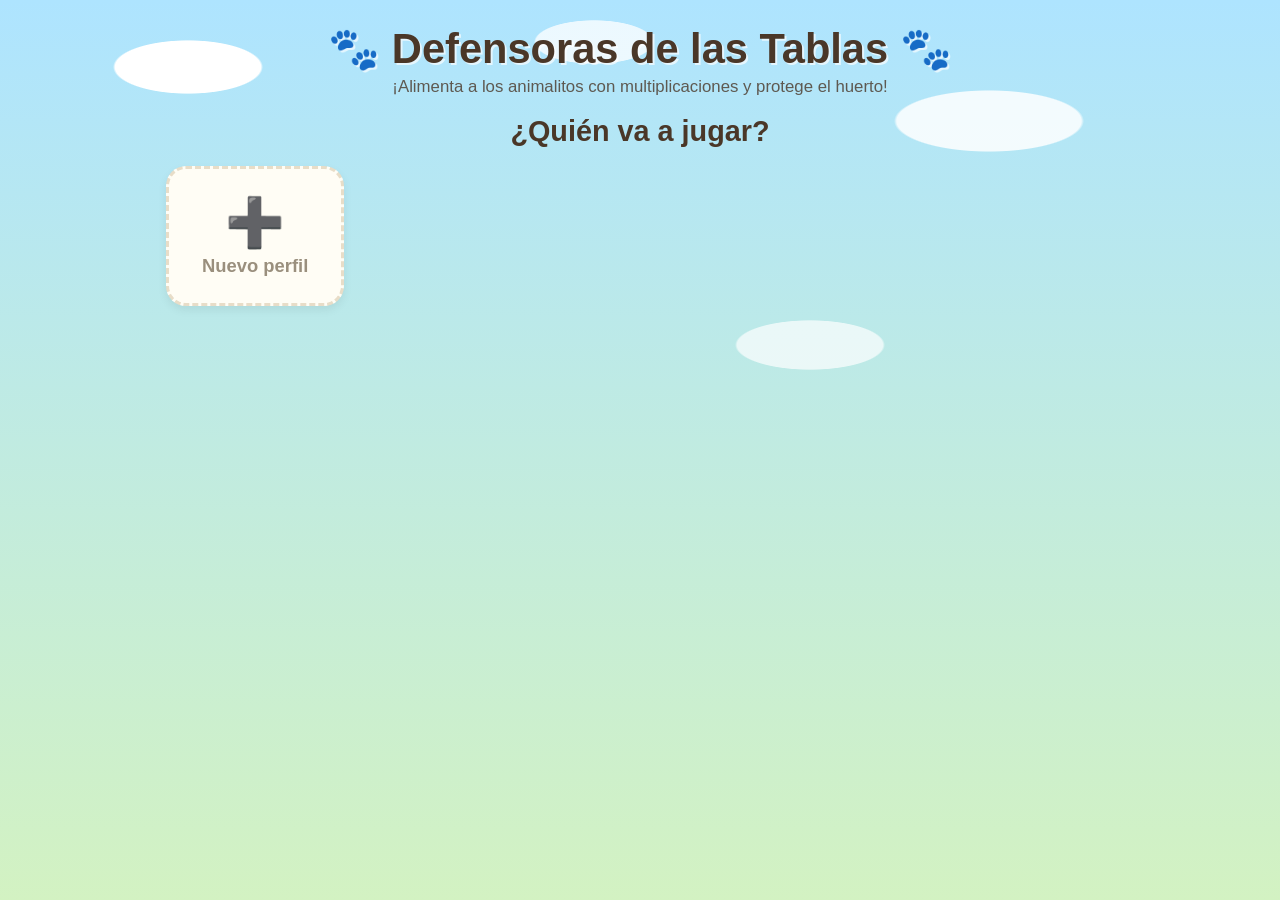
<file: index.html>
<!DOCTYPE html>
<html lang="es">
<head>
<meta charset="UTF-8">
<meta name="viewport" content="width=device-width, initial-scale=1.0, user-scalable=no">
<title>Defensoras de las Tablas 🐾</title>
<link rel="manifest" href="manifest.webmanifest">
<meta name="theme-color" content="#7ec850">
<link rel="icon" href="icon-192.png">
<link rel="apple-touch-icon" href="icon-192.png">
<meta name="mobile-web-app-capable" content="yes">
<meta name="apple-mobile-web-app-capable" content="yes">
<meta name="apple-mobile-web-app-status-bar-style" content="default">
<style>
  :root {
    --bg: #7ec850;
    --panel: #fffdf5;
    --ink: #4a3728;
    --accent: #ff8a3d;
    --accent2: #57b8ff;
    --good: #5cc46a;
    --bad: #e8635a;
  }
  * { box-sizing: border-box; -webkit-tap-highlight-color: transparent; }
  html, body { margin: 0; padding: 0; height: 100%; }
  body {
    font-family: 'Comic Sans MS', 'Chalkboard SE', 'Marker Felt', 'Segoe UI', sans-serif;
    background:
      radial-gradient(closest-side, #ffffff 97%, transparent) 10% 40px / 150px 54px no-repeat,
      radial-gradient(closest-side, #ffffffd8 97%, transparent) 82% 90px / 190px 62px no-repeat,
      radial-gradient(closest-side, #ffffffc4 97%, transparent) 46% 20px / 120px 44px no-repeat,
      radial-gradient(closest-side, #ffffffb0 97%, transparent) 65% 320px / 150px 50px no-repeat,
      linear-gradient(180deg, #aee4ff 0%, #d3f2c2 100%);
    background-attachment: fixed;
    color: var(--ink);
    overflow-x: hidden;
  }
  .screen { display: none; min-height: 100vh; padding: 16px; max-width: 980px; margin: 0 auto; }
  .screen.active { display: block; }
  h1 { text-align: center; font-size: clamp(1.6rem, 5vw, 2.6rem); margin: 8px 0 4px; text-shadow: 2px 2px 0 #ffffffaa; }
  h2 { text-align: center; font-size: clamp(1.2rem, 4vw, 1.8rem); margin: 6px 0; }
  .subtitle { text-align: center; margin: 0 0 18px; font-size: 1.05rem; opacity: .8; }

  .btn {
    font-family: inherit; font-size: 1.1rem; font-weight: bold; color: #fff;
    background: var(--accent); border: none; border-radius: 16px;
    padding: 12px 22px; cursor: pointer; box-shadow: 0 4px 0 #c96a26;
    transition: transform .08s;
  }
  .btn:active { transform: translateY(3px); box-shadow: 0 1px 0 #c96a26; }
  .btn.blue { background: var(--accent2); box-shadow: 0 4px 0 #3a87c4; }
  .btn.blue:active { box-shadow: 0 1px 0 #3a87c4; }
  .btn.small { font-size: .95rem; padding: 8px 14px; border-radius: 12px; }
  .btn:disabled { background: #b9b3a8; box-shadow: 0 4px 0 #8f8a80; cursor: default; }

  .topbar { display: flex; justify-content: space-between; align-items: center; gap: 8px; flex-wrap: wrap; margin-bottom: 10px; }

  /* ---- Perfiles ---- */
  .profile-grid { display: grid; grid-template-columns: repeat(auto-fill, minmax(150px, 1fr)); gap: 14px; margin-top: 18px; }
  .profile-card {
    background: var(--panel); border: 3px solid #e8ddc8; border-radius: 20px;
    padding: 16px 10px; text-align: center; cursor: pointer; position: relative;
    transition: transform .1s; box-shadow: 0 4px 10px #0001;
  }
  .profile-card:hover { transform: scale(1.04); border-color: var(--accent); }
  .profile-card .avatar { font-size: 3rem; }
  .profile-card .name { font-weight: bold; font-size: 1.15rem; margin-top: 4px; word-break: break-word; }
  .profile-card .meta { font-size: .9rem; opacity: .75; margin-top: 2px; }
  .profile-card.new { border-style: dashed; display: flex; flex-direction: column; justify-content: center; min-height: 140px; color: #9a8f7d; }
  .profile-card .del { position: absolute; top: 6px; right: 8px; border: none; background: none; font-size: 1rem; cursor: pointer; opacity: .4; }
  .profile-card .del:hover { opacity: 1; }

  .avatar-picker { display: flex; flex-wrap: wrap; gap: 8px; justify-content: center; margin: 12px 0; }
  .avatar-picker button {
    font-size: 2rem; background: var(--panel); border: 3px solid #e8ddc8; border-radius: 14px;
    width: 58px; height: 58px; cursor: pointer;
  }
  .avatar-picker button.sel { border-color: var(--accent); background: #fff1e3; transform: scale(1.1); }
  #new-profile-form { display: none; background: var(--panel); border-radius: 20px; padding: 18px; margin-top: 16px; box-shadow: 0 4px 10px #0001; }
  #new-profile-form input {
    font-family: inherit; font-size: 1.2rem; padding: 10px 14px; border-radius: 12px;
    border: 3px solid #e8ddc8; width: 100%; max-width: 320px; display: block; margin: 0 auto; text-align: center;
  }
  .form-actions { display: flex; gap: 10px; justify-content: center; margin-top: 14px; }

  /* ---- Mapa de mundos ---- */
  .world-grid { display: grid; grid-template-columns: repeat(auto-fill, minmax(210px, 1fr)); gap: 14px; }
  .world-card {
    background: var(--panel); border-radius: 20px; padding: 14px; text-align: center;
    box-shadow: 0 4px 10px #0001; border: 3px solid #e8ddc8; position: relative;
  }
  .world-card.locked { filter: grayscale(1); opacity: .55; }
  .island-wrap { position: relative; height: 104px; }
  .island-wrap svg { position: absolute; inset: 0; width: 100%; height: 100%; }
  .island-wrap .wemoji { position: absolute; top: 0; left: 0; right: 0; text-align: center; }
  .world-card .wemoji { font-size: 2.4rem; }
  .world-card .wname { font-weight: bold; font-size: 1.1rem; }
  .world-card .wtable { font-size: .95rem; opacity: .75; margin-bottom: 8px; }
  .level-row { display: flex; gap: 6px; justify-content: center; }
  .level-btn {
    font-family: inherit; font-size: 1rem; font-weight: bold; border: none; border-radius: 12px;
    background: var(--accent2); color: #fff; padding: 8px 0; width: 58px; cursor: pointer;
    box-shadow: 0 3px 0 #3a87c4; display: flex; flex-direction: column; align-items: center; gap: 2px;
  }
  .level-btn:disabled { background: #b9b3a8; box-shadow: 0 3px 0 #8f8a80; cursor: default; }
  .level-btn .stars { font-size: .6rem; letter-spacing: -1px; }
  .lock-badge { position: absolute; top: 10px; right: 12px; font-size: 1.3rem; }

  /* ---- Progreso ---- */
  .heat-wrap { overflow-x: auto; background: var(--panel); border-radius: 20px; padding: 14px; box-shadow: 0 4px 10px #0001; }
  table.heat { border-collapse: collapse; margin: 0 auto; }
  table.heat td, table.heat th { border: 2px solid #fff; text-align: center; font-size: .85rem; padding: 0; }
  table.heat th { background: #f0e8d8; padding: 6px 8px; }
  table.heat td { width: 52px; height: 40px; background: #eee9de; color: #7c7365; }
  td.m0 { background: #eee9de; }         /* sin practicar */
  td.m1 { background: #f5b8b1; color: #7a2d27; }  /* a practicar */
  td.m2 { background: #ffe08a; color: #7a5c00; }  /* casi */
  td.m3 { background: #a8e6a1; color: #1e5c25; }  /* dominada */
  .legend { display: flex; gap: 14px; justify-content: center; flex-wrap: wrap; margin-top: 10px; font-size: .9rem; }
  .legend span::before { content: '■ '; }
  .legend .l1::before { color: #f5b8b1; } .legend .l2::before { color: #ffe08a; }
  .legend .l3::before { color: #a8e6a1; } .legend .l0::before { color: #eee9de; }

  /* ---- Tienda y logros ---- */
  .shop-cat-title { text-align: center; font-size: 1.25rem; margin: 20px 0 10px; }
  .shop-grid { display: grid; grid-template-columns: repeat(auto-fill, minmax(150px, 1fr)); gap: 12px; }
  .shop-card { background: var(--panel); border: 3px solid #e8ddc8; border-radius: 18px; padding: 12px 8px; text-align: center; box-shadow: 0 4px 10px #0001; }
  .shop-card .semoji { font-size: 2.6rem; }
  .shop-card .sname { font-weight: bold; }
  .shop-card .sprice { font-size: .95rem; opacity: .8; margin: 4px 0 8px; }
  .shop-card button { font-family: inherit; font-weight: bold; font-size: .95rem; border: none; border-radius: 12px; padding: 8px 14px; cursor: pointer; color: #fff; }
  .shop-card button.buy { background: var(--accent); box-shadow: 0 3px 0 #c96a26; }
  .shop-card button.buy:disabled { background: #b9b3a8; box-shadow: 0 3px 0 #8f8a80; cursor: default; }
  .shop-card button.equip { background: var(--accent2); box-shadow: 0 3px 0 #3a87c4; }
  .shop-card button.equipped { background: var(--good); box-shadow: 0 3px 0 #3d8c48; }
  .shop-card button.upgrade { background: #8e5bd6; box-shadow: 0 3px 0 #6a3fae; font-size: .85rem; }
  .shop-card button.upgrade:disabled { background: #b9b3a8; box-shadow: 0 3px 0 #8f8a80; cursor: default; }
  .shop-card .spower { font-size: .8rem; opacity: .75; margin: 2px 4px; min-height: 2.2em; }
  .badge-grid { display: grid; grid-template-columns: repeat(auto-fill, minmax(160px, 1fr)); gap: 12px; }
  .badge-card { background: var(--panel); border: 3px solid #ffd76e; border-radius: 18px; padding: 14px 10px; text-align: center; box-shadow: 0 4px 10px #0001; }
  .badge-card.locked { border-color: #e8ddc8; filter: grayscale(1); opacity: .55; }
  .badge-card .bemoji { font-size: 2.4rem; }
  .badge-card .bname { font-weight: bold; margin-top: 2px; }
  .badge-card .bdesc { font-size: .85rem; opacity: .75; margin-top: 2px; }

  /* ---- Juego ---- */
  #screen-game { padding: 8px; display: none; flex-direction: column; align-items: center; }
  #screen-game.active { display: flex; }
  #hud {
    width: 100%; max-width: 900px; display: flex; justify-content: space-between; align-items: center;
    font-size: 1.1rem; font-weight: bold; padding: 4px 6px; gap: 8px; flex-wrap: wrap;
  }
  #hud .hud-item { background: #fffdf5cc; border-radius: 12px; padding: 4px 12px; box-shadow: 0 2px 6px #0002; }
  #canvas-wrap { position: relative; width: 100%; max-width: 900px; }
  canvas { width: 100%; display: block; border-radius: 18px; box-shadow: 0 6px 16px #0003; image-rendering: pixelated; }

  #answer-area {
    width: 100%; max-width: 900px; margin-top: 8px; display: grid; gap: 8px 10px;
    grid-template-columns: auto auto 1fr; align-items: stretch;
  }
  #answer-area #numpad { grid-column: 1 / -1; max-width: none; }
  @media (max-width: 700px) {
    #answer-area { grid-template-columns: 1fr 1fr; }
    #answer-area #answer-display { grid-column: 1 / -1; }
  }
  #answer-display {
    background: var(--panel); border: 4px solid var(--accent); border-radius: 16px;
    font-size: 2rem; font-weight: bold; min-width: 230px; padding: 4px 18px;
    display: flex; align-items: center; justify-content: center; gap: 10px;
  }
  #answer-display .inp { color: var(--accent); min-width: 1.6em; text-align: left; }
  #answer-display .hint { font-size: 1.1rem; opacity: .55; }
  #answer-display.div-q { border-color: #8e5bd6; background: #f6efff; }
  #answer-display .dq-tag { font-size: 1.4rem; }
  #answer-display.shake { animation: shake .35s; border-color: var(--bad); }
  #energy {
    background: var(--panel); border: 4px solid #ffd24a; border-radius: 16px;
    font-size: 1.4rem; padding: 4px 10px; display: flex; align-items: center; justify-content: center; letter-spacing: -4px;
  }
  #energy .off { opacity: .18; filter: grayscale(1); }
  #energy.empty { animation: blink .8s infinite; border-color: var(--bad); }
  @keyframes blink { 50% { transform: scale(1.07); } }

  #powers {
    background: var(--panel); border: 4px solid #ffb38a; border-radius: 16px; padding: 4px 10px; min-width: 150px;
    display: flex; flex-direction: column; align-items: center; justify-content: center; gap: 2px;
  }
  #powers .combo-line { font-weight: bold; font-size: .85rem; white-space: nowrap; }
  #powers .charge { font-size: 1.15rem; letter-spacing: -2px; }
  #powers .charge .off { opacity: .18; filter: grayscale(1); }
  #powers .power-btns { display: flex; gap: 6px; }
  #powers .power-btns button {
    font-size: 1.4rem; border: none; border-radius: 10px; background: #e9f6ff; padding: 2px 12px;
    cursor: pointer; box-shadow: 0 3px 0 #b5d6ee;
  }
  #powers .power-btns button:disabled { opacity: .3; cursor: default; box-shadow: none; }
  #powers.tense { animation: blink .6s infinite; border-color: #ff5a1f; }
  #powers.ready { border-color: #ff5a1f; background: #fff1e0; }
  #powers.ready .power-btns button { animation: glow .8s infinite alternate; }
  @keyframes glow { from { box-shadow: 0 3px 0 #b5d6ee, 0 0 0 #ff8a3d00; } to { box-shadow: 0 3px 0 #b5d6ee, 0 0 14px #ff8a3d; } }
  .story-text { max-width: 470px; margin: 10px auto; font-size: 1.05rem; line-height: 1.45; }

  .daily-row { display: grid; grid-template-columns: repeat(auto-fit, minmax(260px, 1fr)); gap: 12px; max-width: 900px; margin: 0 auto 18px; }
  .daily-card {
    background: var(--panel); border: 3px solid #ffd76e; border-radius: 18px; padding: 12px 14px;
    box-shadow: 0 4px 10px #0001; display: flex; flex-direction: column; gap: 6px;
  }
  .daily-card.review { border-color: #9fd4ff; }
  .daily-head { font-weight: bold; display: flex; justify-content: space-between; align-items: center; gap: 8px; flex-wrap: wrap; }
  .daily-head .streak { background: #ffe2c2; border-radius: 10px; padding: 2px 8px; font-size: .85rem; }
  .daily-text { font-size: .95rem; }
  .daily-action { display: flex; align-items: center; gap: 10px; margin-top: auto; }
  .daily-bar { flex: 1; height: 12px; background: #eee4d0; border-radius: 6px; overflow: hidden; }
  .daily-bar div { height: 100%; background: var(--good); border-radius: 6px; }
  .daily-count { font-weight: bold; font-size: .9rem; }
  .daily-done { font-weight: bold; color: var(--good); }

  #build-bar {
    position: absolute; left: 50%; bottom: 12px; transform: translateX(-50%); z-index: 4;
    display: none; gap: 12px; align-items: center; justify-content: center; flex-wrap: wrap;
    background: #fffdf5ee; padding: 8px 14px; border-radius: 16px; box-shadow: 0 4px 12px #0003;
    font-weight: bold; max-width: 94%; text-align: center;
  }
  #build-bar.show { display: flex; }
  #tower-picker {
    position: absolute; left: 50%; top: 50%; transform: translate(-50%, -50%); z-index: 6;
    width: min(560px, 94%); max-height: 94%; overflow-y: auto; display: none;
    background: var(--panel); border-radius: 20px; padding: 14px; box-shadow: 0 10px 30px #0005; text-align: center;
  }
  #tower-picker.show { display: block; }
  .pk-title { font-weight: bold; font-size: 1.2rem; }
  .pk-grid { display: grid; grid-template-columns: repeat(auto-fill, minmax(140px, 1fr)); gap: 8px; margin: 10px 0; }
  .pk-grid button {
    font-family: inherit; color: var(--ink); border: 3px solid #e8ddc8; background: #fff; border-radius: 14px;
    padding: 8px; cursor: pointer; display: flex; flex-direction: column; align-items: center; gap: 2px;
  }
  .pk-grid button:hover { border-color: var(--accent); }
  .pk-grid .pk-emoji { font-size: 2rem; }
  .pk-grid small { font-size: .78rem; opacity: .75; }
  .pk-tip { font-size: .85rem; opacity: .7; margin-bottom: 8px; }
  @keyframes shake { 0%,100%{transform:translateX(0)} 20%,60%{transform:translateX(-8px)} 40%,80%{transform:translateX(8px)} }
  #numpad { display: grid; grid-template-columns: repeat(7, 1fr); gap: 6px; flex: 1; max-width: 460px; min-width: 0; }
  #numpad button {
    font-family: inherit; font-size: 1.35rem; font-weight: bold; border: none; border-radius: 12px;
    background: var(--panel); color: var(--ink); padding: 10px 0; cursor: pointer;
    box-shadow: 0 3px 0 #cfc6b2;
  }
  #numpad button:active { transform: translateY(2px); box-shadow: 0 1px 0 #cfc6b2; }
  #numpad button.ok { background: var(--good); color: #fff; box-shadow: 0 3px 0 #3d8c48; grid-column: span 3; }
  #numpad button.back { background: #f2d0a4; box-shadow: 0 3px 0 #c9a26a; }

  #overlay {
    position: absolute; inset: 0; display: none; align-items: center; justify-content: center;
    background: #00000055; border-radius: 18px; z-index: 5;
  }
  #overlay.show { display: flex; }
  #overlay .card {
    background: var(--panel); border-radius: 24px; padding: 26px 30px; text-align: center;
    max-width: 90%; box-shadow: 0 10px 30px #0005; animation: pop .3s;
  }
  @keyframes pop { from { transform: scale(.6); opacity: 0; } to { transform: scale(1); opacity: 1; } }
  #overlay .big-emoji { font-size: 3.2rem; }
  #overlay .stars-line { font-size: 2.2rem; letter-spacing: 4px; margin: 6px 0; }
  #overlay .actions { display: flex; gap: 10px; justify-content: center; margin-top: 14px; flex-wrap: wrap; }

  #toast {
    position: fixed; left: 50%; bottom: 24px; transform: translateX(-50%);
    background: var(--ink); color: #fff; border-radius: 14px; padding: 10px 18px;
    font-size: 1rem; opacity: 0; pointer-events: none; transition: opacity .3s; z-index: 50;
  }
  #toast.show { opacity: .95; }
</style>
</head>
<body>

<!-- ============ PANTALLA: PERFILES ============ -->
<div id="screen-profiles" class="screen active">
  <h1>🐾 Defensoras de las Tablas 🐾</h1>
  <p class="subtitle">¡Alimenta a los animalitos con multiplicaciones y protege el huerto!</p>
  <h2>¿Quién va a jugar?</h2>
  <div class="profile-grid" id="profile-grid"></div>

  <div id="new-profile-form">
    <h2>Crea tu perfil</h2>
    <input type="text" id="new-name" maxlength="14" placeholder="Tu nombre" autocomplete="off">
    <p style="text-align:center; margin:14px 0 4px;">Elige tu animalito:</p>
    <div class="avatar-picker" id="avatar-picker"></div>
    <div class="form-actions">
      <button class="btn" id="btn-create">¡Crear! 🎉</button>
      <button class="btn blue small" id="btn-cancel-create">Cancelar</button>
    </div>
  </div>
</div>

<!-- ============ PANTALLA: MAPA ============ -->
<div id="screen-map" class="screen">
  <div class="topbar">
    <button class="btn blue small" id="btn-switch-profile">👤 Cambiar perfil</button>
    <div class="hud-item" id="map-player" style="background:#fffdf5cc; border-radius:12px; padding:6px 14px; font-weight:bold; box-shadow:0 2px 6px #0002;"></div>
    <div style="display:flex; gap:8px; flex-wrap:wrap;">
      <button class="btn small" id="btn-shop">🛒 Tienda</button>
      <button class="btn small" id="btn-badges">🏅 Logros</button>
      <button class="btn small" id="btn-progress">📊 Progreso</button>
    </div>
  </div>
  <h1>Mapa de Aventuras</h1>
  <p class="subtitle">Cada mundo es una tabla. ¡Gana estrellas para desbloquear el siguiente!</p>
  <div class="daily-row" id="daily-row"></div>
  <div class="world-grid" id="world-grid"></div>
</div>

<!-- ============ PANTALLA: PROGRESO ============ -->
<div id="screen-progress" class="screen">
  <div class="topbar">
    <button class="btn blue small" id="btn-back-map">⬅ Volver al mapa</button>
  </div>
  <h1 id="progress-title">📊 Progreso</h1>
  <p class="subtitle">Verde = dominada · Amarillo = casi · Rojo = a practicar</p>
  <div class="heat-wrap" id="heat-wrap"></div>
  <div class="legend">
    <span class="l3">Dominada</span><span class="l2">Casi</span>
    <span class="l1">A practicar</span><span class="l0">Sin practicar</span>
  </div>
</div>

<!-- ============ PANTALLA: TIENDA ============ -->
<div id="screen-shop" class="screen">
  <div class="topbar">
    <button class="btn blue small" id="btn-shop-back">⬅ Volver al mapa</button>
    <div id="shop-coins" style="background:#fffdf5cc; border-radius:12px; padding:6px 14px; font-weight:bold; box-shadow:0 2px 6px #0002;"></div>
  </div>
  <h1>🛒 La Tienda</h1>
  <p class="subtitle">¡Gana monedas jugando y mejora tu equipo!</p>
  <div id="shop-body"></div>
</div>

<!-- ============ PANTALLA: LOGROS ============ -->
<div id="screen-badges" class="screen">
  <div class="topbar">
    <button class="btn blue small" id="btn-badges-back">⬅ Volver al mapa</button>
  </div>
  <h1 id="badges-title">🏅 Logros</h1>
  <p class="subtitle">Colecciona todas las insignias jugando</p>
  <div class="badge-grid" id="badge-grid"></div>
</div>

<!-- ============ PANTALLA: JUEGO ============ -->
<div id="screen-game" class="screen">
  <div id="hud">
    <span class="hud-item" id="hud-level">🌼</span>
    <span class="hud-item" id="hud-lives">🥬🥬🥬🥬🥬</span>
    <span class="hud-item" id="hud-coins">🪙 0</span>
    <span class="hud-item" id="hud-wave">🐾 0/0</span>
  </div>
  <div id="canvas-wrap">
    <canvas id="canvas"></canvas>
    <div id="overlay"><div class="card" id="overlay-card"></div></div>
    <div id="build-bar"></div>
    <div id="tower-picker"></div>
  </div>
  <div id="answer-area">
    <div id="energy"></div>
    <div id="powers"></div>
    <div id="answer-display">&nbsp;</div>
    <div id="numpad">
      <button data-k="1">1</button><button data-k="2">2</button><button data-k="3">3</button>
      <button data-k="4">4</button><button data-k="5">5</button><button data-k="6">6</button>
      <button data-k="7">7</button><button data-k="8">8</button><button data-k="9">9</button>
      <button data-k="0">0</button>
      <button class="back" data-k="back">⌫</button>
      <button class="ok" data-k="ok">✔ ¡Cargar ⚡!</button>
    </div>
  </div>
</div>

<div id="toast"></div>

<script>
'use strict';

/* ================== CONFIGURACIÓN DE MUNDOS ================== */
const WORLDS = [
  { table: 2,  name: 'La Pradera',  enemy: '🐰', boss: '🐮', deco: '🌼', sky: '#bfe8ff', ground: '#97d356', groundDark: '#74b13c',
    flora: ['tree', 'tree', 'pine', 'bush', 'flower', 'flower', 'monolith'] },
  { table: 3,  name: 'El Bosque',   enemy: '🦊', boss: '🐻', deco: '🍄', sky: '#cde8c0', ground: '#61a34e', groundDark: '#4b823c',
    flora: ['tree', 'tree', 'tree', 'bush', 'emoji', 'flower'] },
  { table: 4,  name: 'El Océano',   enemy: '🐬', boss: '🐳', deco: '🐚', sky: '#bde3f7', ground: '#5fb8d9', groundDark: '#4795b3',
    flora: ['palm', 'palm', 'bush', 'emoji', 'flower'] },
  { table: 5,  name: 'La Selva',    enemy: '🐵', boss: '🦍', deco: '🌴', sky: '#d7f0b2', ground: '#4f9e43', groundDark: '#3d7f33',
    flora: ['palm', 'tree', 'tree', 'bush', 'monolith'] },
  { table: 6,  name: 'La Sabana',   enemy: '🦓', boss: '🦁', deco: '🌳', sky: '#ffe9b8', ground: '#d9b45f', groundDark: '#b7924a',
    flora: ['tree', 'rock', 'bush', 'emoji'] },
  { table: 7,  name: 'El Ártico',   enemy: '🐧', boss: '🐻‍❄️', deco: '⛄', sky: '#dcefff', ground: '#eaf6ff', groundDark: '#c9dcea',
    cliff: ['#d5e6f2', '#b3cbdd', '#8fa8c0', '#6d8aa5'], flora: ['pine', 'pine', 'rock', 'emoji'] },
  { table: 8,  name: 'El Desierto', enemy: '🦎', boss: '🐫', deco: '🌵', sky: '#ffe3c2', ground: '#e8c883', groundDark: '#c6a566',
    flora: ['cactus', 'cactus', 'rock', 'monolith', 'emoji'] },
  { table: 9,  name: 'La Montaña',  enemy: '🐐', boss: '🦅', deco: '🏔️', sky: '#d8dff0', ground: '#a3b08c', groundDark: '#859270',
    flora: ['pine', 'rock', 'monolith', 'emoji'] },
  { table: 10, name: 'La Granja',   enemy: '🐷', boss: '🐴', deco: '🌾', sky: '#fff3c4', ground: '#a8d06a', groundDark: '#88af50',
    flora: ['tree', 'flower', 'bush', 'emoji'] },
  { table: 0,  name: 'El Gran Reto', enemy: 'MIX', boss: '🐉', deco: '👑', sky: '#e8d5ff', ground: '#b58fd9', groundDark: '#9573b5',
    flora: ['tree', 'palm', 'monolith', 'flower', 'emoji'] }, // todas las tablas
];
const MIX_ENEMIES = ['🐰','🦊','🐬','🐵','🦓','🐧','🦎','🐐','🐷'];
const AVATARS = ['🐰','🦊','🐬','🐵','🦁','🐧','🐨','🦄','🐱','🐶','🦉','🐢'];
const LEVELS_PER_WORLD = 3; // el 3.º es el jefe
const STORAGE_KEY = 'defensoras-tablas-v1';

/* ================== TIENDA ================== */
const SHOP = [
  // defensores del huerto
  { id: 'dog',       cat: 'defender', emoji: '🐶', name: 'Toby',     price: 0 },
  { id: 'cat',       cat: 'defender', emoji: '🐱', name: 'Michi',    price: 100 },
  { id: 'owl',       cat: 'defender', emoji: '🦉', name: 'Sabia',    price: 200 },
  { id: 'koala',     cat: 'defender', emoji: '🐨', name: 'Kimi',     price: 300 },
  { id: 'unicorn',   cat: 'defender', emoji: '🦄', name: 'Estrella', price: 500 },
  { id: 'dragon',    cat: 'defender', emoji: '🐲', name: 'Chispa',   price: 800 },
  // comida para lanzar
  { id: 'basic',     cat: 'fruits', emoji: '🍎', name: 'Frutas',  price: 0,   set: ['🍎','🍌','🥕','🍉','🍓'] },
  { id: 'sweets',    cat: 'fruits', emoji: '🍭', name: 'Dulces',  price: 150, set: ['🍭','🍩','🧁','🍪','🍬'] },
  { id: 'party',     cat: 'fruits', emoji: '🌮', name: 'Fiesta',  price: 250, set: ['🌮','🍕','🥨','🧀','🥞'] },
  { id: 'magic',     cat: 'fruits', emoji: '✨', name: 'Magia',   price: 400, set: ['✨','🌟','💫','⚡','🌈'] },
  // mascotas de compañía
  { id: 'butterfly', cat: 'pet', emoji: '🦋', name: 'Flor',  price: 90 },
  { id: 'chick',     cat: 'pet', emoji: '🐣', name: 'Pío',   price: 120 },
  { id: 'parrot',    cat: 'pet', emoji: '🦜', name: 'Kiko',  price: 180 },
  { id: 'turtle',    cat: 'pet', emoji: '🐢', name: 'Tuga',  price: 220 },
];
const SHOP_CATS = [
  ['defender', '🛡️ Defensores (todos los que tengas pueden pelear)'],
  ['fruits', '🍎 Comida para lanzar'],
  ['pet', '🐾 Mascotas de compañía'],
];
function shopItem(id) { return SHOP.find(s => s.id === id); }

/* ================== LOGROS ================== */
const BADGES = [
  { id: 'first_win',    emoji: '🎉', name: 'Primera victoria',    desc: 'Completa tu primer nivel',
    check: (p, run) => run && run.won },
  { id: 'three_stars',  emoji: '🌟', name: 'Tres estrellas',      desc: 'Gana 3 estrellas en un nivel',
    check: (p, run) => run && run.won && run.stars === 3 },
  { id: 'fast5',        emoji: '⚡', name: 'Rayo veloz',          desc: '5 respuestas rápidas en un nivel',
    check: (p, run) => run && run.fast >= 5 },
  { id: 'perfect',      emoji: '🎯', name: 'Puntería perfecta',   desc: 'Completa un nivel sin fallar ninguna',
    check: (p, run) => run && run.won && run.fails === 0 },
  { id: 'boss3',        emoji: '👑', name: 'Cazajefes',           desc: 'Vence a 3 jefes',
    check: (p) => countBossWins(p) >= 3 },
  { id: 'dragon',       emoji: '🐉', name: 'Leyenda del Gran Reto', desc: 'Vence al jefe final de todas las tablas',
    check: (p) => starsFor(p, WORLDS.length - 1, LEVELS_PER_WORLD - 1) > 0 },
  { id: 'table_master', emoji: '🧠', name: 'Tabla dominada',      desc: 'Pon toda una tabla en verde',
    check: (p) => anyTableMastered(p) },
  { id: 'all_master',   emoji: '🏆', name: 'Supercerebrito',      desc: 'Domina TODAS las tablas',
    check: (p) => allTablesMastered(p) },
  { id: 'rich',         emoji: '💰', name: 'Gran ahorro',         desc: 'Junta 300 monedas',
    check: (p) => p.coins >= 300 },
  { id: 'shopper',      emoji: '🛍️', name: 'Coleccionista',       desc: 'Compra 3 cosas en la tienda',
    check: (p) => ownedCount(p) >= 3 },
  { id: 'combo10',      emoji: '🔥', name: 'Racha de fuego',      desc: 'Haz un combo de 10 sin fallar',
    check: (p, run) => run && run.maxCombo >= 10 },
  { id: 'daily3',       emoji: '📅', name: 'Constancia',          desc: 'Cumple la misión del día 3 días seguidos',
    check: (p) => p.streak && p.streak.count >= 3 },
];
function countBossWins(p) {
  let n = 0;
  for (let w = 0; w < WORLDS.length; w++) if (starsFor(p, w, LEVELS_PER_WORLD - 1) > 0) n++;
  return n;
}
function tableMastered(p, t) {
  for (let n = 1; n <= 10; n++) if (mastery(p.facts[factKey(t, n)]) !== 3) return false;
  return true;
}
function anyTableMastered(p) { for (let t = 2; t <= 10; t++) if (tableMastered(p, t)) return true; return false; }
function allTablesMastered(p) { for (let t = 2; t <= 10; t++) if (!tableMastered(p, t)) return false; return true; }
function ownedCount(p) {
  // compras reales: se descuentan los dos artículos gratis
  return p.items.defender.length + p.items.fruits.length + p.items.pet.length - 2;
}
function checkBadges(run) {
  const p = profile();
  const earned = [];
  for (const b of BADGES) {
    if (p.badges[b.id]) continue;
    let ok = false;
    try { ok = !!b.check(p, run); } catch (e) {}
    if (ok) { p.badges[b.id] = Date.now(); earned.push(b); }
  }
  if (earned.length) saveDB();
  return earned;
}

/* ================== DATOS / PERFILES ================== */
let db = { profiles: [], currentId: null };
function loadDB() {
  try { const raw = localStorage.getItem(STORAGE_KEY); if (raw) db = JSON.parse(raw); } catch (e) {}
  if (!db.profiles) db = { profiles: [], currentId: null };
  db.profiles.forEach(ensureDefaults);
}
function ensureDefaults(p) {
  // migra perfiles creados antes de la tienda y los logros
  if (!p.facts) p.facts = {};
  if (!p.stars) p.stars = {};
  if (!p.items) p.items = { defender: ['dog'], fruits: ['basic'], pet: [] };
  if (!p.equipped) p.equipped = { defender: 'dog', fruits: 'basic', pet: null };
  if (!p.badges) p.badges = {};
  if (!p.upgrades) p.upgrades = {};  // nivel de mejora de cada defensor
  if (!p.layouts) p.layouts = {};    // última formación usada en cada nivel
  if (!p.story) p.story = {};        // capítulos de la historia ya vistos
}
function saveDB() { localStorage.setItem(STORAGE_KEY, JSON.stringify(db)); }
function profile() { return db.profiles.find(p => p.id === db.currentId); }
function totalStars(p) { return Object.values(p.stars || {}).reduce((a, b) => a + b, 0); }

function factKey(a, b) { return Math.min(a, b) + 'x' + Math.max(a, b); }
function statFor(p, a, b) {
  const k = factKey(a, b);
  if (!p.facts[k]) p.facts[k] = { ok: 0, fail: 0, streak: 0 };
  return p.facts[k];
}
function mastery(st) {
  if (!st || st.ok + st.fail === 0) return 0;
  const ratio = st.ok / (st.ok + st.fail);
  if (st.streak >= 3 && ratio >= 0.8) return 3;
  if (ratio >= 0.6) return 2;
  return 1;
}

/* ================== SELECCIÓN DE PREGUNTAS (repetición espaciada) ================== */
let lastFactKey = null;
function pickFact(table) {
  const p = profile();
  const pool = table === REVIEW ? game.reviewPool.map(f => Object.assign({}, f)) : [];
  const tables = table === REVIEW ? [] : table === 0 ? [2,3,4,5,6,7,8,9,10] : [table];
  for (const t of tables) {
    for (let n = 1; n <= 10; n++) {
      const st = p.facts[factKey(t, n)];
      // más peso a las que falla, menos a las dominadas
      let w = 1;
      if (st) w = Math.max(0.3, 1 + st.fail * 2 - Math.min(st.ok, 5) * 0.15);
      pool.push({ a: t, b: n, w });
    }
  }
  let pick = null;
  for (let tries = 0; tries < 8; tries++) {
    const total = pool.reduce((s, f) => s + f.w, 0);
    let r = Math.random() * total;
    pick = pool[pool.length - 1];
    for (const f of pool) { r -= f.w; if (r <= 0) { pick = f; break; } }
    if (factKey(pick.a, pick.b) !== lastFactKey) break; // evita repetir la misma seguida
  }
  lastFactKey = factKey(pick.a, pick.b);
  // orden aleatorio para variedad: 7×3 o 3×7
  return Math.random() < 0.5 ? { a: pick.a, b: pick.b } : { a: pick.b, b: pick.a };
}

/* ================== SONIDOS ================== */
let actx = null;
function initAudio() { if (!actx) { try { actx = new (window.AudioContext || window.webkitAudioContext)(); } catch (e) {} } }
function playNotes(freqs, dur = 0.12, type = 'sine', vol = 0.12) {
  if (!actx) return;
  let t = actx.currentTime;
  for (const f of freqs) {
    const o = actx.createOscillator(), g = actx.createGain();
    o.type = type; o.frequency.value = f;
    g.gain.setValueAtTime(vol, t); g.gain.exponentialRampToValueAtTime(0.001, t + dur);
    o.connect(g); g.connect(actx.destination);
    o.start(t); o.stop(t + dur);
    t += dur * 0.7;
  }
}
const sfx = {
  ok:   () => playNotes([523, 784]),
  crit: () => playNotes([523, 659, 784, 1047], 0.1),
  bad:  () => playNotes([170], 0.25, 'square', 0.08),
  life: () => playNotes([260, 180], 0.2, 'triangle'),
  win:  () => playNotes([523, 659, 784, 1047, 1319], 0.15),
  lose: () => playNotes([330, 262, 196], 0.25, 'triangle'),
  hit:  () => playNotes([880], 0.05, 'sine', 0.04),
};

/* ================== NAVEGACIÓN DE PANTALLAS ================== */
function show(id) {
  document.querySelectorAll('.screen').forEach(s => s.classList.remove('active'));
  document.getElementById(id).classList.add('active');
}
function toast(msg) {
  const t = document.getElementById('toast');
  t.textContent = msg; t.classList.add('show');
  clearTimeout(t._h); t._h = setTimeout(() => t.classList.remove('show'), 2200);
}

/* ================== PANTALLA PERFILES ================== */
let pickedAvatar = AVATARS[0];
function renderProfiles() {
  const grid = document.getElementById('profile-grid');
  grid.innerHTML = '';
  for (const p of db.profiles) {
    const card = document.createElement('div');
    card.className = 'profile-card';
    card.innerHTML = `<div class="avatar">${p.avatar}</div><div class="name">${escapeHtml(p.name)}</div>
      <div class="meta">🪙 ${p.coins} · ⭐ ${totalStars(p)} · 🏅 ${Object.keys(p.badges).length}</div>
      <button class="del" title="Borrar perfil">✖</button>`;
    card.querySelector('.del').addEventListener('click', ev => {
      ev.stopPropagation();
      if (confirm(`¿Borrar el perfil de ${p.name}? Se perderá su progreso.`)) {
        db.profiles = db.profiles.filter(x => x.id !== p.id);
        if (db.currentId === p.id) db.currentId = null;
        saveDB(); renderProfiles();
      }
    });
    card.addEventListener('click', () => { db.currentId = p.id; saveDB(); enterMap(); });
    grid.appendChild(card);
  }
  if (db.profiles.length < 8) {
    const add = document.createElement('div');
    add.className = 'profile-card new';
    add.innerHTML = `<div class="avatar">➕</div><div class="name">Nuevo perfil</div>`;
    add.addEventListener('click', () => {
      document.getElementById('new-profile-form').style.display = 'block';
      document.getElementById('new-name').focus();
    });
    grid.appendChild(add);
  }
}
function renderAvatarPicker() {
  const wrap = document.getElementById('avatar-picker');
  wrap.innerHTML = '';
  for (const a of AVATARS) {
    const b = document.createElement('button');
    b.textContent = a;
    if (a === pickedAvatar) b.classList.add('sel');
    b.addEventListener('click', () => { pickedAvatar = a; renderAvatarPicker(); });
    wrap.appendChild(b);
  }
}
document.getElementById('btn-create').addEventListener('click', () => {
  const name = document.getElementById('new-name').value.trim();
  if (!name) { toast('Escribe tu nombre 😊'); return; }
  const p = { id: Date.now().toString(36), name, avatar: pickedAvatar, coins: 0, stars: {}, facts: {} };
  ensureDefaults(p);
  db.profiles.push(p); db.currentId = p.id; saveDB();
  document.getElementById('new-name').value = '';
  document.getElementById('new-profile-form').style.display = 'none';
  enterMap();
});
document.getElementById('btn-cancel-create').addEventListener('click', () => {
  document.getElementById('new-profile-form').style.display = 'none';
});
function escapeHtml(s) { return s.replace(/[&<>"']/g, c => ({'&':'&amp;','<':'&lt;','>':'&gt;','"':'&quot;',"'":'&#39;'}[c])); }

/* ================== PANTALLA MAPA ================== */
function starsFor(p, w, l) { return p.stars[`w${w}-l${l}`] || 0; }
function worldUnlocked(p, w) {
  if (w === 0) return true;
  if (w === WORLDS.length - 1) { // Gran Reto: todos los jefes vencidos
    for (let i = 0; i < WORLDS.length - 1; i++) if (starsFor(p, i, LEVELS_PER_WORLD - 1) === 0) return false;
    return true;
  }
  return starsFor(p, w - 1, LEVELS_PER_WORLD - 1) > 0;
}
function levelUnlocked(p, w, l) { return l === 0 || starsFor(p, w, l - 1) > 0; }

function islandSVG(w) {
  const cliff = w.cliff || ['#c08552', '#7a4a28'];
  return `<svg viewBox="0 0 220 104" xmlns="http://www.w3.org/2000/svg" aria-hidden="true">
    <ellipse cx="112" cy="96" rx="60" ry="7" fill="#00000018"/>
    <path d="M34 56 C40 84 60 76 68 92 L84 78 L98 100 L116 84 L132 98 L148 80 L158 90 C172 78 182 82 186 56 Z"
      fill="${cliff[1]}"/>
    <path d="M38 56 C44 78 62 72 70 84 L86 74 L98 90 L114 78 L130 90 L146 76 L156 82 C168 74 178 76 182 56 Z"
      fill="${cliff[0]}"/>
    <ellipse cx="110" cy="52" rx="80" ry="21" fill="${w.ground}"/>
    <ellipse cx="110" cy="49" rx="72" ry="16" fill="#ffffff2e"/>
    <ellipse cx="110" cy="52" rx="80" ry="21" fill="none" stroke="#f7ffb8" stroke-width="3"/>
    ${w.table !== 8 ? '<ellipse cx="156" cy="56" rx="15" ry="5" fill="#9fe2f7"/><ellipse cx="156" cy="55" rx="10" ry="3" fill="#d3f2fc"/>' : ''}
    <rect x="50" y="34" width="4" height="14" rx="2" fill="#8a5a34"/>
    <circle cx="52" cy="30" r="9" fill="#3e8a3a"/>
    <circle cx="46" cy="34" r="7" fill="#5cb356"/>
    <circle cx="59" cy="34" r="7" fill="#3e8a3a"/>
    <circle cx="50" cy="26" r="4" fill="#8fe08a"/>
  </svg>`;
}
function enterMap() {
  const p = profile();
  if (!p) { show('screen-profiles'); renderProfiles(); return; }
  document.getElementById('map-player').textContent =
    `${p.avatar} ${p.name} · 🪙 ${p.coins} · ⭐ ${totalStars(p)} · 🌱 ${seedCount(p)}/9`;
  renderDaily();
  const grid = document.getElementById('world-grid');
  grid.innerHTML = '';
  WORLDS.forEach((w, wi) => {
    const unlocked = worldUnlocked(p, wi);
    const card = document.createElement('div');
    card.className = 'world-card' + (unlocked ? '' : ' locked');
    card.style.background = `linear-gradient(180deg, ${w.sky} 0%, #fffdf5 68%)`;
    const tableLabel = w.table === 0 ? '¡Todas las tablas!' : `Tabla del ${w.table}`;
    const emo = w.enemy === 'MIX' ? '🐉' : w.enemy;
    card.innerHTML = `<div class="island-wrap">${islandSVG(w)}<div class="wemoji">${w.deco} ${emo}</div></div>
      <div class="wname">${w.name}</div><div class="wtable">${tableLabel}</div>
      <div class="level-row"></div>${unlocked ? '' : '<div class="lock-badge">🔒</div>'}`;
    const row = card.querySelector('.level-row');
    for (let l = 0; l < LEVELS_PER_WORLD; l++) {
      const b = document.createElement('button');
      b.className = 'level-btn';
      const st = starsFor(p, wi, l);
      const stars = '★'.repeat(st) + '☆'.repeat(3 - st);
      b.innerHTML = `<span>${l === LEVELS_PER_WORLD - 1 ? '👑' : l + 1}</span><span class="stars">${stars}</span>`;
      b.disabled = !unlocked || !levelUnlocked(p, wi, l);
      b.addEventListener('click', () => startGame(wi, l));
      row.appendChild(b);
    }
    grid.appendChild(card);
  });
  show('screen-map');
}
document.getElementById('btn-switch-profile').addEventListener('click', () => { renderProfiles(); show('screen-profiles'); });
document.getElementById('btn-progress').addEventListener('click', renderProgress);
document.getElementById('btn-back-map').addEventListener('click', enterMap);
document.getElementById('btn-shop').addEventListener('click', () => { renderShop(); show('screen-shop'); });
document.getElementById('btn-shop-back').addEventListener('click', enterMap);
document.getElementById('btn-badges').addEventListener('click', renderBadges);
document.getElementById('btn-badges-back').addEventListener('click', enterMap);

/* ================== PANTALLA TIENDA ================== */
function renderShop() {
  const p = profile();
  document.getElementById('shop-coins').textContent = `🪙 ${p.coins}`;
  const body = document.getElementById('shop-body');
  body.innerHTML = '';
  for (const [cat, title] of SHOP_CATS) {
    const h = document.createElement('div');
    h.className = 'shop-cat-title';
    h.textContent = title;
    body.appendChild(h);
    const grid = document.createElement('div');
    grid.className = 'shop-grid';
    for (const item of SHOP.filter(s => s.cat === cat)) {
      const owned = p.items[cat].includes(item.id);
      const inUse = p.equipped[cat] === item.id;
      const card = document.createElement('div');
      card.className = 'shop-card';
      const isDef = cat === 'defender';
      const lv = isDef ? towerLevel(item.id) : 1;
      let btn;
      if (!owned) btn = `<button class="buy" ${p.coins < item.price ? 'disabled' : ''}>Comprar</button>`;
      else if (isDef && lv < 3) btn = `<button class="upgrade" ${p.coins < UPGRADE_PRICES[lv] ? 'disabled' : ''}>⬆ ${UPGRADE_TEXT[lv]} · 🪙${UPGRADE_PRICES[lv]}</button>`;
      else if (isDef) btn = `<button class="equipped">Nivel máximo ✓</button>`;
      else if (inUse) btn = `<button class="equipped">${cat === 'pet' ? 'Me acompaña ✓' : 'En uso ✓'}</button>`;
      else btn = `<button class="equip">Usar</button>`;
      const priceLine = owned && isDef ? `Nivel ${lv} ${'⭐'.repeat(lv - 1)}` : (item.price === 0 ? 'Gratis' : '🪙 ' + item.price);
      card.innerHTML = `<div class="semoji">${item.emoji}</div><div class="sname">${item.name}</div>
        ${isDef ? `<div class="spower">${TOWERS[item.id].power}</div>` : ''}
        <div class="sprice">${priceLine}</div>${btn}`;
      card.querySelector('button').addEventListener('click', () => {
        initAudio();
        if (owned && isDef) {
          if (lv >= 3 || p.coins < UPGRADE_PRICES[lv]) return;
          p.coins -= UPGRADE_PRICES[lv];
          p.upgrades[item.id] = lv + 1;
          saveDB();
          sfx.win();
          toast(`¡${item.name} ${item.emoji} subió a nivel ${lv + 1}! ${UPGRADE_TEXT[lv]}`);
        } else if (!owned) {
          if (p.coins < item.price) return;
          p.coins -= item.price;
          p.items[cat].push(item.id);
          p.equipped[cat] = item.id;
          saveDB();
          sfx.win();
          toast(`¡${item.name} ${item.emoji} es tuyo!`);
          const nb = checkBadges(null);
          if (nb.length) setTimeout(() => toast(`🏅 ¡Insignia nueva! ${nb[0].emoji} ${nb[0].name}`), 1500);
        } else if (inUse && cat === 'pet') {
          p.equipped.pet = null; // las mascotas se pueden guardar
          saveDB();
        } else if (!inUse) {
          p.equipped[cat] = item.id;
          saveDB();
        }
        renderShop();
      });
      grid.appendChild(card);
    }
    body.appendChild(grid);
  }
}

/* ================== PANTALLA LOGROS ================== */
function renderBadges() {
  const p = profile();
  document.getElementById('badges-title').textContent =
    `🏅 Logros de ${p.name} (${Object.keys(p.badges).length}/${BADGES.length})`;
  const grid = document.getElementById('badge-grid');
  grid.innerHTML = '';
  for (const b of BADGES) {
    const got = !!p.badges[b.id];
    const card = document.createElement('div');
    card.className = 'badge-card' + (got ? '' : ' locked');
    card.innerHTML = `<div class="bemoji">${got ? b.emoji : '❓'}</div>
      <div class="bname">${b.name}</div><div class="bdesc">${b.desc}</div>`;
    grid.appendChild(card);
  }
  show('screen-badges');
}

/* ================== PANTALLA PROGRESO ================== */
function renderProgress() {
  const p = profile();
  document.getElementById('progress-title').textContent = `📊 Progreso de ${p.name} ${p.avatar}`;
  let html = '<table class="heat"><tr><th>×</th>';
  for (let n = 1; n <= 10; n++) html += `<th>${n}</th>`;
  html += '</tr>';
  for (let t = 2; t <= 10; t++) {
    html += `<tr><th>${t}</th>`;
    for (let n = 1; n <= 10; n++) {
      const st = p.facts[factKey(t, n)];
      const m = mastery(st);
      const title = st ? `${t}×${n}: ${st.ok} bien, ${st.fail} mal` : `${t}×${n}: sin practicar`;
      html += `<td class="m${m}" title="${title}">${t}×${n}</td>`;
    }
    html += '</tr>';
  }
  html += '</table>';
  document.getElementById('heat-wrap').innerHTML = html;
  show('screen-progress');
}

/* ================== EL JUEGO ================== */
const W = 900, H = 560; // franja inferior: paisaje lejano bajo la isla
const canvas = document.getElementById('canvas');
let ctx = canvas.getContext('2d');
const dpr = Math.min(window.devicePixelRatio || 1, 2);
canvas.width = W * dpr; canvas.height = H * dpr;
ctx.scale(dpr, dpr);
// estilo pixel-art: la escena se dibuja en este lienzo pequeño y se amplía sin suavizado
const PX = 4;
const bgCanvas = document.createElement('canvas');
bgCanvas.width = Math.ceil(W / PX); bgCanvas.height = Math.ceil(H / PX);
const bctx = bgCanvas.getContext('2d');

const PATH = [
  { x: -50, y: 105 }, { x: 720, y: 105 }, { x: 720, y: 250 },
  { x: 170, y: 250 }, { x: 170, y: 395 }, { x: 852, y: 395 },
];
const SEGS = [];
let PATH_LEN = 0;
for (let i = 0; i < PATH.length - 1; i++) {
  const dx = PATH[i+1].x - PATH[i].x, dy = PATH[i+1].y - PATH[i].y;
  const len = Math.hypot(dx, dy);
  SEGS.push({ from: PATH[i], dx, dy, len, start: PATH_LEN });
  PATH_LEN += len;
}
function pointAt(dist) {
  const d = Math.max(0, Math.min(dist, PATH_LEN - 0.01));
  for (const s of SEGS) {
    if (d <= s.start + s.len) {
      const t = (d - s.start) / s.len;
      return { x: s.from.x + s.dx * t, y: s.from.y + s.dy * t };
    }
  }
  return PATH[PATH.length - 1];
}
// los emoji de cuerpo completo vienen dibujados mirando a la izquierda (Apple, Google, Microsoft);
// se voltean en espejo cuando caminan a la derecha para que no parezca que van de reversa
const FACES_LEFT = new Set(['🐬', '🦓', '🦎', '🐐', '🐳', '🦍', '🐫', '🦅', '🐴', '🐉']);
function headingAt(dist) {
  // +1 derecha, -1 izquierda; en los tramos que bajan se conserva la del último tramo horizontal
  let dir = 1;
  for (const s of SEGS) {
    if (s.dx !== 0) dir = Math.sign(s.dx);
    if (dist <= s.start + s.len) break;
  }
  return dir;
}
function distToPath(x, y) {
  let best = 1e9;
  for (const s of SEGS) {
    const t = Math.max(0, Math.min(1, ((x - s.from.x) * s.dx + (y - s.from.y) * s.dy) / (s.len * s.len)));
    best = Math.min(best, Math.hypot(x - (s.from.x + s.dx * t), y - (s.from.y + s.dy * t)));
  }
  return best;
}

/* ---- defensores: dónde se colocan y qué hace cada uno ---- */
const SLOTS = [
  { x: 90,  y: 178 }, { x: 300, y: 178 }, { x: 560, y: 178 }, { x: 800, y: 178 },
  { x: 270, y: 322 }, { x: 445, y: 322 }, { x: 640, y: 322 }, { x: 780, y: 318 },
];
const TOWERS = {
  dog:     { name: 'Toby',     emoji: '🐶', range: 130, dmg: 1, cd: 0.9, kind: 'single', power: 'Lanza fruta, sencillo y fiel' },
  cat:     { name: 'Michi',    emoji: '🐱', range: 115, dmg: 1, cd: 0.9, kind: 'double', power: 'Golpea a 2 animalitos a la vez' },
  owl:     { name: 'Sabia',    emoji: '🦉', range: 210, dmg: 1, cd: 1.1, kind: 'single', power: 'Alcanza muy, muy lejos' },
  koala:   { name: 'Kimi',     emoji: '🐨', range: 125, dmg: 1, cd: 1.0, kind: 'slow',   power: 'Congela: los hace ir lento' },
  unicorn: { name: 'Estrella', emoji: '🦄', range: 125, dmg: 1, cd: 1.1, kind: 'splash', power: 'Arcoíris: golpea a todo el grupo' },
  dragon:  { name: 'Chispa',   emoji: '🐲', range: 135, dmg: 2, cd: 1.0, kind: 'single', power: 'Fuego: doble daño' },
};
const UPGRADE_PRICES = [0, 120, 250]; // monedas para pasar a nivel 2 y a nivel 3
const UPGRADE_TEXT = ['', 'Más alcance', 'Más daño'];
function towerLevel(id) { const p = profile(); return (p.upgrades && p.upgrades[id]) || 1; }
function towerStats(id) {
  const base = TOWERS[id], lv = towerLevel(id);
  return Object.assign({}, base, { lv, range: base.range * (lv >= 2 ? 1.25 : 1), dmg: base.dmg + (lv >= 3 ? 1 : 0) });
}
function ownedDefenders() { return profile().items.defender.filter(id => TOWERS[id]); }

/* ---- animalitos: cada tipo con su reto ---- */
const ENEMY_TYPES = {
  normal: { hp: 1,  speed: 1,    size: 40, coins: 1 },
  fast:   { hp: 1,  speed: 1.75, size: 34, coins: 1, intro: '💨 ¡Animalito veloz! Corre el doble de rápido' },
  armor:  { hp: 3,  speed: 0.6,  size: 46, coins: 2, intro: '🛡️ ¡Acorazado! Necesita 3 golpes' },
  split:  { hp: 1,  speed: 0.9,  size: 42, coins: 2, intro: '✂️ ¡Divisor con escudo! Contesta su pregunta morada para romperlo' },
  mini:   { hp: 1,  speed: 1.25, size: 28, coins: 1 },
  boss:   { hp: 10, speed: 0.5,  size: 64, coins: 15 },
};
const ENERGY_MAX = 6;
const MAX_LIVES = 5; // niveles largos: más lechugas para equivocarse sin frustrarse

function levelConfig(wi, li) {
  if (wi === REVIEW) return { speed: 32, maxTowers: 4, boss: false, interval: 4200, waves: [
    ['normal', 'normal', 'fast', 'normal', 'normal', 'fast', 'normal', 'normal'],
    ['normal', 'fast', 'normal', 'armor', 'normal', 'fast', 'normal', 'normal', 'fast'],
  ] };
  const speed = 30 + wi * 3.5 + li * 4; // px/seg
  const maxTowers = Math.min(5, 3 + Math.floor(wi / 3));
  const extra = wi >= 4 ? ['fast', 'armor'] : [];
  // 3 oleadas por nivel, cada una un poquito más difícil: más multiplicaciones que practicar
  let waves;
  if (li === 0) waves = [
    ['normal', 'normal', 'normal', 'fast', 'normal', 'fast', 'normal', 'normal'],
    ['normal', 'fast', 'normal', 'normal', 'fast', 'normal', 'normal', 'fast', 'normal'],
    ['fast', 'normal', 'fast', 'normal', 'normal', 'fast', 'normal', 'armor', 'normal', 'fast'],
  ];
  else if (li === 1) waves = [
    ['normal', 'normal', 'fast', 'armor', 'split', 'normal', 'fast', 'armor', 'split', 'normal'],
    ['normal', 'split', 'fast', 'normal', 'armor', 'fast', 'split', 'normal', 'armor', 'normal'],
    ['fast', 'armor', 'split', 'fast', 'normal', 'armor', 'split', 'fast', 'normal', 'armor', 'normal'],
  ];
  else waves = [
    ['normal', 'fast', 'armor', 'split', 'fast', 'normal'],
    ['normal', 'armor', 'fast', 'split', 'normal', 'fast', 'armor'],
    ['fast', 'split', 'armor', 'normal', 'fast', 'split', 'boss'],
  ];
  waves = waves.map(w => w.concat(extra));
  return { speed, maxTowers, waves, boss: li === LEVELS_PER_WORLD - 1, interval: li === 1 ? 3900 : 4400 };
}

const game = {
  running: false, phase: 'build', wi: 0, li: 0, world: null, cfg: null,
  enemies: [], projectiles: [], particles: [], towers: [], queue: [],
  spawnTimer: 0, lives: 3, coins: 0, energy: 0, q: null, seenKinds: {},
  input: '', lastTs: 0, decoSpots: [], runFast: 0, runFails: 0, escaped: 0,
};

function startGame(wi, li) {
  const w = wi === REVIEW ? REVIEW_WORLD : WORLDS[wi];
  game.wi = wi; game.li = li; game.world = w;
  if (wi === REVIEW) game.reviewPool = reviewFacts(profile());
  game.cfg = levelConfig(wi, li);
  game.enemies = []; game.projectiles = []; game.particles = [];
  game.wave = 0; game.waveBreak = 0;
  game.queue = game.cfg.waves[0].slice();
  game.spawnTimer = 1500; game.lives = MAX_LIVES; game.coins = 0; game.energy = 3;
  game.combo = 0; game.maxCombo = 0; game.charge = 0; game.powerReady = false;
  game.freezeT = 0; game.rainT = 0;
  game.input = ''; game.q = null; game.seenKinds = {};
  game.runFast = 0; game.runFails = 0; game.escaped = 0;
  game.phase = 'build';
  // decoraciones en posiciones pseudo-aleatorias fijas por mundo, sobre la isla
  game.decoSpots = [];
  let seed = wi * 7 + 13;
  const rnd = () => { seed = (seed * 9301 + 49297) % 233280; return seed / 233280; };
  const DECO_SIZES = { tree: [40, 22], palm: [38, 18], pine: [34, 16], cactus: [28, 14],
    monolith: [26, 16], bush: [18, 14], rock: [14, 12], flower: [10, 5], emoji: [18, 12] };
  // colocación por distancia real al camino: llena rincones y márgenes sin estorbar
  for (let i = 0; i < 240 && game.decoSpots.length < 30; i++) {
    const x = 24 + rnd() * (W - 76), y = 78 + rnd() * 334;
    const type = w.flora[Math.floor(rnd() * w.flora.length)];
    const [base, varr] = DECO_SIZES[type] || [16, 12];
    const s = base + rnd() * varr;
    if (distToPath(x, y) < 30 + s * 0.3) continue;
    if (x < 165 && y > 275 && y < 360) continue;                       // estanque
    if (x > 800 && y > 330) continue;                                  // huerto
    // los árboles crecen hacia arriba: que no tapen los puntos de defensores
    if (SLOTS.some(sl => Math.abs(sl.x - x) < 42 + s * 0.3 && y - sl.y > -40 && y - sl.y < 40 + s * 1.3)) continue;
    if (game.decoSpots.some(d => Math.hypot(d.x - x, d.y - y) < (d.s + s) * 0.55)) continue;
    game.decoSpots.push({ x, y, s, type, phase: rnd() * 6.28 });
  }
  game.decoSpots.sort((a, b) => a.y - b.y);
  // restaurar la última formación usada en este nivel
  const owned = ownedDefenders();
  const saved = (profile().layouts || {})[`w${wi}-l${li}`] || [];
  game.towers = [];
  for (const s of saved) {
    if (owned.includes(s.id) && SLOTS[s.slot] && game.towers.length < game.cfg.maxTowers) addTower(s.slot, s.id);
  }
  document.getElementById('overlay').classList.remove('show');
  closePicker();
  document.getElementById('hud-level').textContent = wi === REVIEW ? `${w.deco} ${w.name}` :
    `${w.deco} ${w.name} · ${li === LEVELS_PER_WORLD - 1 ? '👑 Jefe' : 'Nivel ' + (li + 1)}`;
  updateHud(); updateAnswerDisplay(); updateEnergy(); renderPowers(); renderBuildBar();
  show('screen-game');
  game.running = true;
  game.lastTs = performance.now();
  requestAnimationFrame(loop);
  if (wi !== REVIEW && li === 0 && !profile().story['i' + wi]) showStory(wi); // capítulo nuevo
  else if (!game.towers.length) toast('Toca un círculo ➕ del mapa para poner a un defensor');
}

/* ---- fase de preparación: colocar defensores ---- */
function addTower(slot, id) {
  game.towers.push({ slot, id, x: SLOTS[slot].x, y: SLOTS[slot].y, cd: 0, fireT: 0, s: towerStats(id) });
}
function placeTower(slot, id) {
  if (game.phase !== 'build' || game.towers.length >= game.cfg.maxTowers) return false;
  if (!TOWERS[id] || game.towers.some(t => t.slot === slot)) return false;
  addTower(slot, id);
  sfx.ok();
  renderBuildBar();
  return true;
}
function removeTower(slot) {
  game.towers = game.towers.filter(t => t.slot !== slot);
  renderBuildBar();
}
function renderBuildBar() {
  const bar = document.getElementById('build-bar');
  if (game.phase !== 'build') { bar.classList.remove('show'); return; }
  const n = game.towers.length, max = game.cfg.maxTowers;
  bar.innerHTML = `<span>🛡️ Coloca tus defensores: <b>${n}/${max}</b></span>
    <button class="btn small" id="btn-start-waves" ${n ? '' : 'disabled'}>▶ ¡Empezar!</button>`;
  bar.classList.add('show');
  document.getElementById('btn-start-waves').addEventListener('click', startWaves);
}
function openPicker(slot) {
  const pk = document.getElementById('tower-picker');
  const owned = ownedDefenders();
  pk.innerHTML = `<div class="pk-title">¿Quién defiende aquí?</div><div class="pk-grid">` +
    owned.map(id => {
      const s = towerStats(id);
      return `<button data-id="${id}"><span class="pk-emoji">${s.emoji}</span>
        <b>${s.name}${s.lv > 1 ? ' ' + '⭐'.repeat(s.lv - 1) : ''}</b><small>${s.power}</small></button>`;
    }).join('') + `</div>` +
    (owned.length < Object.keys(TOWERS).length ? '<div class="pk-tip">🛒 Consigue más defensores en la tienda</div>' : '') +
    `<button class="btn blue small" id="pk-cancel">Cancelar</button>`;
  pk.classList.add('show');
  pk.querySelectorAll('button[data-id]').forEach(b => b.addEventListener('click', () => {
    placeTower(slot, b.dataset.id);
    closePicker();
  }));
  document.getElementById('pk-cancel').addEventListener('click', closePicker);
}
function closePicker() { document.getElementById('tower-picker').classList.remove('show'); }
canvas.addEventListener('click', ev => {
  if (!game.running) return;
  initAudio();
  const r = canvas.getBoundingClientRect();
  const x = (ev.clientX - r.left) * W / r.width, y = (ev.clientY - r.top) * H / r.height;
  if (game.phase === 'play') {
    const tw = game.towers.find(t => Math.hypot(t.x - x, t.y - y) < 38);
    if (tw) game.inspect = { tw, t: 3 };
    return;
  }
  if (game.phase !== 'build') return;
  const i = SLOTS.findIndex(s => Math.hypot(s.x - x, s.y - y) < 38);
  if (i < 0) return;
  if (game.towers.some(t => t.slot === i)) { removeTower(i); return; }
  if (game.towers.length >= game.cfg.maxTowers) {
    toast(`Máximo ${game.cfg.maxTowers} defensores aquí. Toca uno para quitarlo.`);
    return;
  }
  openPicker(i);
});
function startWaves() {
  if (game.phase !== 'build' || !game.towers.length) return;
  if (document.getElementById('overlay').classList.contains('show')) return; // leyendo la historia
  const p = profile();
  if (!p.layouts) p.layouts = {};
  p.layouts[`w${game.wi}-l${game.li}`] = game.towers.map(t => ({ slot: t.slot, id: t.id }));
  saveDB();
  game.phase = 'play';
  closePicker();
  renderBuildBar();
  newQuestion();
  updateEnergy(); updateHud();
  if (game.wi === 0 && game.li === 0) toast('Contesta bien para cargar ⚡: ¡tus defensores la usan para disparar!');
}

function remaining() { return game.queue.length + game.enemies.filter(e => !e.happy).length; }
const WAVE_PACE = [1, 0.96, 0.92]; // las oleadas finales salen más seguido
function updateHud() {
  document.getElementById('hud-lives').textContent = '🥬'.repeat(Math.max(0, game.lives)) + '🥀'.repeat(MAX_LIVES - Math.max(0, game.lives));
  document.getElementById('hud-coins').textContent = `🪙 ${game.coins}`;
  document.getElementById('hud-wave').textContent =
    `🌊 ${game.wave + 1}/${game.cfg.waves.length} · 🐾 ${remaining()}`;
}

function spawnEnemy(kind, dist = 0, label = null) {
  const w = game.world, T = ENEMY_TYPES[kind];
  const emoji = kind === 'boss' ? w.boss
    : (w.enemy === 'MIX' ? MIX_ENEMIES[Math.floor(Math.random() * MIX_ENEMIES.length)] : w.enemy);
  const hp = kind === 'boss' ? T.hp + game.wi : T.hp;
  const e = {
    kind, emoji, hp, hpMax: hp, pending: 0, dist, size: T.size, coins: T.coins, label,
    speed: game.cfg.speed * T.speed * (0.92 + Math.random() * 0.16),
    slowT: 0, hitT: 0, happy: false, happyT: 0,
  };
  if (kind === 'split') {
    // trae un escudo que los defensores no pueden romper: solo se rompe contestando
    // su propia pregunta de factor faltante ("12 = 3 × ?"), que aparece abajo en morado
    let f = pickFact(w.table);
    for (let i = 0; i < 6 && Math.min(f.a, f.b) < 2; i++) f = pickFact(w.table);
    e.n = f.a * f.b;
    const pairs = factorPairs(e.n);
    const pair = pairs[Math.floor(Math.random() * pairs.length)];
    [e.qa, e.qb] = Math.random() < 0.5 ? pair : [pair[1], pair[0]];
    e.shielded = true;
    e.label = '✂️' + e.n;
  }
  game.enemies.push(e);
  if (T.intro && !game.seenKinds[kind]) toast(T.intro);
  game.seenKinds[kind] = true;
  return e;
}
function factorPairs(n) {
  const pairs = [];
  for (let i = 2; i * i <= n; i++) if (n % i === 0 && n / i <= 10) pairs.push([i, n / i]);
  if (!pairs.length) pairs.push([1, n]);
  return pairs;
}

/* ---- preguntas y energía ---- */
function divisorTarget() {
  // si hay divisores con escudo, se pregunta por el más adelantado
  let best = null;
  for (const e of game.enemies) if (e.shielded && !e.happy && (!best || e.dist > best.dist)) best = e;
  return best;
}
function newQuestion() {
  const d = divisorTarget();
  if (d) {
    game.q = { a: d.qa, b: d.qb, answer: d.qb, n: d.n, div: d, since: performance.now(), fails: 0 };
  } else {
    const f = pickFact(game.world.table);
    game.q = { a: f.a, b: f.b, answer: f.a * f.b, since: performance.now(), fails: 0 };
  }
  game.input = '';
  updateAnswerDisplay();
}
function breakDivisor(e) {
  e.shielded = false;
  e.happy = true; e.happyT = 0;
  game.coins += e.coins;
  missionProgress('kills', 1, { wi: game.wi });
  spawnParticles(e, true);
  spawnEnemy('mini', e.dist);
  spawnEnemy('mini', Math.max(0, e.dist - 24));
  floatText(e, `💥 ¡${e.n} = ${e.qa} × ${e.qb}!`, '#7a3cc9');
  playNotes([392, 523, 659, 784], 0.08, 'triangle');
  updateHud();
}
function updateAnswerDisplay() {
  const d = document.getElementById('answer-display');
  if (!game.q) { d.innerHTML = game.phase === 'build' ? '🛡️ ¡Prepárate!' : '&nbsp;'; return; }
  const q = game.q;
  const hint = q.fails >= 2 ? `<span class="hint">(es ${q.answer})</span>` : '';
  d.classList.toggle('div-q', !!q.div);
  d.innerHTML = q.div
    ? `<span class="dq-tag">✂️${q.div.emoji}</span><span>${q.n} = ${q.a} ×</span><span class="inp">${game.input || '?'}</span>${hint}`
    : `<span>${q.a} × ${q.b} =</span><span class="inp">${game.input || '?'}</span>${hint}`;
}
function updateEnergy() {
  const el = document.getElementById('energy');
  el.innerHTML = '⚡'.repeat(game.energy) + '<span class="off">' + '⚡'.repeat(ENERGY_MAX - game.energy) + '</span>';
  el.classList.toggle('empty', game.phase === 'play' && game.energy === 0);
}
function pressKey(k) {
  if (!game.running) return;
  initAudio();
  if (game.phase !== 'play') { if (k === 'ok') startWaves(); return; }
  if (k === 'back') game.input = game.input.slice(0, -1);
  else if (k === 'ok') submitAnswer();
  else if (game.input.length < 3) game.input += k;
  updateAnswerDisplay();
}
document.getElementById('answer-display').addEventListener('animationend', ev => ev.currentTarget.classList.remove('shake'));
document.getElementById('numpad').addEventListener('click', ev => {
  const b = ev.target.closest('button');
  if (b) pressKey(b.dataset.k);
});
window.addEventListener('keydown', ev => {
  if (!document.getElementById('screen-game').classList.contains('active')) return;
  if (ev.key >= '0' && ev.key <= '9') pressKey(ev.key);
  else if (ev.key === 'Backspace') { pressKey('back'); ev.preventDefault(); }
  else if (ev.key === 'Enter') pressKey('ok');
});

function submitAnswer() {
  const q = game.q;
  if (!q || game.input === '') return;
  const st = statFor(profile(), q.a, q.b);
  if (parseInt(game.input, 10) === q.answer) {
    st.ok++; st.streak++;
    const fast = q.fails === 0 && performance.now() - q.since < 3000;
    if (fast) { game.runFast++; game.coins++; }
    const gain = fast ? 2 : 1;
    const room = ENERGY_MAX - game.energy;
    game.energy = Math.min(ENERGY_MAX, game.energy + gain);
    if (room < gain) game.coins++; // con la energía llena, lo que sobra se vuelve moneda
    fast ? sfx.crit() : sfx.ok();
    floatAt(W / 2, 460, fast ? `¡Rápido! +${gain}⚡` : `+${gain}⚡`, fast ? '#ff8a3d' : '#e0a800');
    missionProgress('answers', 1, { a: q.a, b: q.b });
    if (q.div && !q.div.happy) breakDivisor(q.div);
    if (fast) missionProgress('fast');
    comboHit();
    newQuestion();
  } else {
    st.fail++; st.streak = 0;
    q.fails++; game.runFails++;
    comboBreak();
    sfx.bad();
    const disp = document.getElementById('answer-display');
    disp.classList.remove('shake'); void disp.offsetWidth; disp.classList.add('shake');
    game.input = '';
    updateAnswerDisplay();
  }
  updateEnergy(); updateHud();
}

/* ---- disparos y daño ---- */
function fruitSet() {
  const it = shopItem(profile().equipped.fruits);
  return (it && it.set) || shopItem('basic').set;
}
function petEmoji() {
  const id = profile().equipped.pet;
  const it = id && shopItem(id);
  return it ? it.emoji : null;
}
function fireAt(t, e) {
  const s = t.s;
  let emoji;
  if (s.kind === 'slow') emoji = '❄️';
  else if (s.kind === 'splash') emoji = '🌈';
  else if (t.id === 'dragon') emoji = '🔥';
  else { const set = fruitSet(); emoji = set[Math.floor(Math.random() * set.length)]; }
  e.pending += s.dmg;
  game.projectiles.push({ x: t.x, y: t.y - 20, target: e, dmg: s.dmg, kind: s.kind, emoji });
}
function hitEnemy(e, dmg) {
  if (e.happy || e.shielded) return; // el escudo del divisor solo se rompe contestando
  e.hp -= dmg; e.hitT = 0.15;
  if (e.hp > 0) {
    if (e.kind === 'boss' && !e.enraged && e.hp <= e.hpMax / 2) {
      // segunda fase del jefe: se apura y llama refuerzos
      e.enraged = true; e.speed *= 1.5;
      toast(`😠 ¡${e.emoji} se enfureció y llamó refuerzos!`);
      spawnEnemy('fast', Math.max(0, e.dist - 50));
      spawnEnemy('fast', Math.max(0, e.dist - 95));
      sfx.life();
    }
    return;
  }
  e.happy = true; e.happyT = 0;
  game.coins += e.coins;
  missionProgress('kills', 1, { wi: game.wi });
  spawnParticles(e, e.kind === 'boss');
  updateHud();
}
function spawnParticles(e, crit) {
  const pos = pointAt(e.dist);
  const n = crit ? 10 : 6;
  for (let i = 0; i < n; i++) {
    game.particles.push({
      x: pos.x, y: pos.y - 20, vx: (Math.random() - 0.5) * 90, vy: -40 - Math.random() * 70,
      life: 1, emoji: crit ? '✨' : '💛',
    });
  }
}
function floatText(e, text, color) {
  const pos = pointAt(e.dist);
  floatAt(pos.x, pos.y - 55, text, color);
}
function floatAt(x, y, text, color) {
  game.particles.push({ x, y, vx: 0, vy: -30, life: 1.4, text, color });
}

/* ---- bucle principal ---- */
function loop(ts) {
  if (!game.running) return;
  const dt = Math.min((ts - game.lastTs) / 1000, 0.05);
  game.lastTs = ts;
  update(dt);
  draw();
  requestAnimationFrame(loop);
}

function update(dt) {
  // partículas (también durante la preparación)
  for (const pa of game.particles) {
    pa.x += pa.vx * dt; pa.y += pa.vy * dt; pa.vy += 30 * dt; pa.life -= dt;
  }
  game.particles = game.particles.filter(pa => pa.life > 0);
  if (game.inspect && (game.inspect.t -= dt) <= 0) game.inspect = null;
  if (game.phase !== 'play') return;
  if (game.freezeT > 0) game.freezeT -= dt;
  if (game.rainT > 0) {
    game.rainT -= dt;
    if (game.rainT <= 0) for (const e of game.enemies.filter(e => !e.happy)) hitEnemy(e, 1);
  }

  // fin de oleada: pausa corta, se recupera una lechuga y sale la siguiente
  const lastWave = game.wave >= game.cfg.waves.length - 1;
  if (!game.queue.length && !lastWave && !game.enemies.some(e => !e.happy)) {
    if (!game.waveBreak) {
      game.waveBreak = 4;
      const heal = game.lives < MAX_LIVES;
      if (heal) game.lives++;
      toast(`🎉 ¡Oleada ${game.wave + 1} superada!${heal ? ' +1🥬' : ''} Ahora la ${game.wave + 2} de ${game.cfg.waves.length}`);
      sfx.win();
      updateHud();
    } else {
      game.waveBreak -= dt;
      if (game.waveBreak <= 0) {
        game.wave++; game.waveBreak = 0;
        game.queue = game.cfg.waves[game.wave].slice();
        game.spawnTimer = 800;
        updateHud();
      }
    }
  }

  // la pregunta de abajo sigue a los divisores
  if (game.q && game.q.div && game.q.div.happy) newQuestion();               // se fue al huerto
  else if (game.q && !game.q.div && game.input === '' && divisorTarget()) newQuestion(); // llegó uno

  // aparición de animalitos; el jefe espera a que el camino quede libre
  if (game.queue.length) {
    game.spawnTimer -= dt * 1000;
    if (game.spawnTimer <= 0) {
      const kind = game.queue[0];
      if (kind === 'boss' && game.enemies.some(e => !e.happy)) {
        game.spawnTimer = 400;
      } else {
        game.queue.shift();
        spawnEnemy(kind);
        if (kind === 'boss') toast(`¡Cuidado! ¡Llega el jefe ${game.world.boss}!`);
        game.spawnTimer = game.cfg.interval * WAVE_PACE[game.wave] * (0.85 + Math.random() * 0.3);
        updateHud();
      }
    }
  }

  // mover animalitos
  for (const e of game.enemies) {
    if (e.happy) { e.happyT += dt; continue; }
    if (e.slowT > 0) e.slowT -= dt;
    if (e.hitT > 0) e.hitT -= dt;
    if (e.frozenT > 0) e.frozenT -= dt;
    e.dist += e.speed * (e.frozenT > 0 ? 0 : e.slowT > 0 ? 0.45 : 1) * dt;
    if (e.dist >= PATH_LEN) {
      e.happy = true; e.happyT = 10; // llegó al huerto: se retira sin corazones
      if (e.kind === 'boss') game.lives = 0; else { game.lives--; game.escaped++; }
      sfx.life();
      updateHud();
      if (game.lives <= 0) { endLevel(false); return; }
    }
  }
  game.enemies = game.enemies.filter(e => !e.happy || e.happyT < 0.9);

  // los defensores disparan solos al que va más adelantado dentro de su alcance (1⚡ por disparo)
  for (const t of game.towers) {
    if (t.cd > 0) t.cd -= dt;
    if (t.fireT > 0) t.fireT -= dt;
    if (t.cd > 0 || game.energy < 1) continue;
    const inRange = game.enemies.filter(e => {
      if (e.happy || e.shielded || e.hp - e.pending <= 0) return false;
      const pos = pointAt(e.dist);
      return Math.hypot(pos.x - t.x, pos.y - t.y) <= t.s.range;
    }).sort((a, b) => b.dist - a.dist);
    if (!inRange.length) continue;
    const targets = t.s.kind === 'double' ? inRange.slice(0, 2) : [inRange[0]];
    for (const e of targets) fireAt(t, e);
    t.lastTargets = targets;
    game.energy--; t.cd = t.s.cd; t.fireT = 0.25;
    updateEnergy();
  }

  // proyectiles
  for (const pr of game.projectiles) {
    const e = pr.target;
    if (e.happy) { pr.done = true; continue; }
    const pos = pointAt(e.dist);
    const dx = pos.x - pr.x, dy = (pos.y - 20) - pr.y;
    const d = Math.hypot(dx, dy);
    const step = 520 * dt;
    if (d > step && d > 6) { pr.x += dx / d * step; pr.y += dy / d * step; continue; }
    pr.done = true;
    e.pending -= pr.dmg;
    if (pr.kind === 'splash') {
      for (const o of game.enemies.slice()) {
        if (o.happy) continue;
        const op = pointAt(o.dist);
        if (Math.hypot(op.x - pos.x, op.y - pos.y) <= 60) hitEnemy(o, pr.dmg);
      }
    } else {
      if (pr.kind === 'slow') e.slowT = 2.5;
      hitEnemy(e, pr.dmg);
    }
    sfx.hit();
  }
  game.projectiles = game.projectiles.filter(pr => !pr.done);

  // ¿victoria? no quedan animalitos por salir ni en el camino
  if (lastWave && !game.queue.length && game.enemies.length === 0) endLevel(true);
}

/* ---- dibujo: isla flotante estilo cartoon ---- */
const CLOUDS = [
  { x: 80,  y: 28, s: 0.9, v: 9,  front: false },
  { x: 420, y: 20, s: 0.65, v: 13, front: false },
  { x: 700, y: 38, s: 1.05, v: 6, front: false },
  { x: 250, y: 492, s: 1.0, v: 11, front: true },
  { x: 640, y: 520, s: 0.8, v: 15, front: true },
];
function drawCloud(cx, cy, s, alpha) {
  ctx.save();
  ctx.globalAlpha = alpha;
  ctx.fillStyle = '#ffffff';
  ctx.beginPath();
  for (const [dx, dy, r] of [[0, -7, 23], [24, -1, 17], [-26, 0, 16], [45, 5, 11], [-47, 6, 10]]) {
    ctx.moveTo(cx + (dx + r) * s, cy + dy * s);
    ctx.arc(cx + dx * s, cy + dy * s, r * s, 0, Math.PI * 2);
  }
  ctx.fill();
  roundRect(cx - 55 * s, cy - 2 * s, 110 * s, 15 * s, 8 * s); ctx.fill();
  ctx.fillStyle = '#d8ecfa';
  roundRect(cx - 46 * s, cy + 7 * s, 92 * s, 6 * s, 3 * s); ctx.fill();
  ctx.restore();
}
function drawIslet(x, y, s, w) {
  ctx.save();
  ctx.translate(x, y); ctx.scale(s, s);
  ctx.fillStyle = '#8a5a34';
  ctx.beginPath();
  ctx.moveTo(-38, 4); ctx.lineTo(-18, 34); ctx.lineTo(0, 22);
  ctx.lineTo(16, 38); ctx.lineTo(33, 6); ctx.closePath(); ctx.fill();
  ctx.fillStyle = w.ground;
  ctx.beginPath(); ctx.ellipse(0, 2, 42, 12, 0, 0, Math.PI * 2); ctx.fill();
  ctx.strokeStyle = '#f7ffb8'; ctx.lineWidth = 2.5; ctx.stroke();
  drawTree(0, -18, 22);
  ctx.restore();
}
function drawBush(x, y, s) {
  ctx.fillStyle = '#3e8a3a';
  ctx.beginPath();
  ctx.arc(x - s * .4, y + s * .1, s * .42, 0, Math.PI * 2);
  ctx.arc(x + s * .4, y + s * .12, s * .4, 0, Math.PI * 2);
  ctx.arc(x, y - s * .18, s * .5, 0, Math.PI * 2);
  ctx.fill();
  ctx.fillStyle = '#5cb356';
  ctx.beginPath();
  ctx.arc(x - s * .12, y - s * .2, s * .3, 0, Math.PI * 2);
  ctx.arc(x + s * .3, y + s * .02, s * .24, 0, Math.PI * 2);
  ctx.fill();
}
function drawTree(x, y, s, sway = 0) {
  const by = y + s * 0.45;
  ctx.fillStyle = '#6d4526';
  roundRect(x - s * 0.11, by - s * 0.55, s * 0.22, s * 0.55, s * 0.06); ctx.fill();
  ctx.fillStyle = '#8a5a34';
  roundRect(x - s * 0.09, by - s * 0.55, s * 0.13, s * 0.53, s * 0.05); ctx.fill();
  const cx = x + sway;
  const cy = by - s * 0.85;
  // contorno oscuro de la copa
  ctx.fillStyle = '#2e6b2e';
  ctx.beginPath();
  ctx.arc(cx - s * 0.34, cy + s * 0.15, s * 0.32, 0, Math.PI * 2);
  ctx.arc(cx + s * 0.34, cy + s * 0.15, s * 0.32, 0, Math.PI * 2);
  ctx.arc(cx, cy - s * 0.12, s * 0.39, 0, Math.PI * 2);
  ctx.arc(cx, cy + s * 0.19, s * 0.36, 0, Math.PI * 2);
  ctx.fill();
  ctx.fillStyle = '#3e8a3a';
  ctx.beginPath();
  ctx.arc(cx - s * 0.34, cy + s * 0.12, s * 0.3, 0, Math.PI * 2);
  ctx.arc(cx + s * 0.34, cy + s * 0.12, s * 0.3, 0, Math.PI * 2);
  ctx.arc(cx, cy - s * 0.14, s * 0.36, 0, Math.PI * 2);
  ctx.arc(cx, cy + s * 0.16, s * 0.34, 0, Math.PI * 2);
  ctx.fill();
  ctx.fillStyle = '#5cb356';
  ctx.beginPath();
  ctx.arc(cx - s * 0.12, cy - s * 0.1, s * 0.26, 0, Math.PI * 2);
  ctx.arc(cx + s * 0.24, cy + s * 0.04, s * 0.2, 0, Math.PI * 2);
  ctx.fill();
  ctx.fillStyle = '#8fe08a';
  ctx.beginPath(); ctx.arc(cx - s * 0.06, cy - s * 0.26, s * 0.13, 0, Math.PI * 2); ctx.fill();
  // moteado de la copa (pixeles de luz y sombra)
  const tr = makeRnd(x * 7 + y * 13);
  for (let i = 0; i < 30; i++) {
    const a = tr() * Math.PI * 2, rr = tr() * s * 0.52;
    ctx.fillStyle = tr() < 0.5 ? '#8fe08a' : '#2e6b2e';
    ctx.fillRect(cx + Math.cos(a) * rr - 2, cy + Math.sin(a) * rr * 0.92 - 2, 4, 4);
  }
}
function drawPalm(x, y, s, sway = 0) {
  const by = y + s * 0.45;
  const tx = x + s * 0.22 + sway, ty = by - s * 0.95;
  ctx.strokeStyle = '#9a6a3c'; ctx.lineWidth = s * 0.12; ctx.lineCap = 'round';
  ctx.beginPath(); ctx.moveTo(x - s * 0.05, by);
  ctx.quadraticCurveTo(x - s * 0.12, by - s * 0.55, tx, ty); ctx.stroke();
  const leaves = [[-0.62, -0.1], [-0.4, -0.42], [0.05, -0.52], [0.5, -0.35], [0.62, -0.02], [0.3, 0.1]];
  ctx.lineWidth = s * 0.1;
  leaves.forEach(([dx, dy], i) => {
    ctx.strokeStyle = i % 2 ? '#4e9e4e' : '#6cc26a';
    ctx.beginPath(); ctx.moveTo(tx, ty);
    ctx.quadraticCurveTo(tx + dx * s * 0.5, ty + dy * s * 0.8, tx + dx * s, ty + dy * s * 0.5 + s * 0.22);
    ctx.stroke();
  });
  ctx.fillStyle = '#7a4a28';
  ctx.beginPath();
  ctx.arc(tx - s * 0.08, ty + s * 0.06, s * 0.08, 0, Math.PI * 2);
  ctx.arc(tx + s * 0.08, ty + s * 0.1, s * 0.08, 0, Math.PI * 2);
  ctx.fill();
}
function drawPine(x, y, s, snow) {
  const by = y + s * 0.45;
  ctx.fillStyle = '#8a5a34';
  roundRect(x - s * 0.07, by - s * 0.2, s * 0.14, s * 0.2, s * 0.04); ctx.fill();
  const tiers = [[by - s * 0.15, s * 0.5], [by - s * 0.5, s * 0.4], [by - s * 0.8, s * 0.3]];
  ctx.fillStyle = '#2e7d46';
  for (const [ty, r] of tiers) {
    ctx.beginPath(); ctx.moveTo(x - r, ty); ctx.lineTo(x + r, ty);
    ctx.lineTo(x, ty - s * 0.45); ctx.closePath(); ctx.fill();
  }
  if (snow) {
    ctx.fillStyle = '#ffffff';
    for (const [ty, r] of tiers) {
      ctx.beginPath(); ctx.moveTo(x - r * 0.5, ty - s * 0.21); ctx.lineTo(x + r * 0.5, ty - s * 0.21);
      ctx.lineTo(x, ty - s * 0.45); ctx.closePath(); ctx.fill();
    }
  }
}
function drawCactus(x, y, s) {
  const by = y + s * 0.45;
  ctx.fillStyle = '#4e9e4e';
  roundRect(x - s * 0.13, by - s, s * 0.26, s, s * 0.13); ctx.fill();
  roundRect(x - s * 0.45, by - s * 0.75, s * 0.15, s * 0.35, s * 0.07); ctx.fill();
  roundRect(x - s * 0.45, by - s * 0.5, s * 0.35, s * 0.14, s * 0.07); ctx.fill();
  roundRect(x + s * 0.3, by - s * 0.85, s * 0.15, s * 0.3, s * 0.07); ctx.fill();
  roundRect(x + s * 0.1, by - s * 0.65, s * 0.35, s * 0.14, s * 0.07); ctx.fill();
  ctx.strokeStyle = '#6cc26a'; ctx.lineWidth = s * 0.045; ctx.lineCap = 'round';
  ctx.beginPath(); ctx.moveTo(x, by - s * 0.88); ctx.lineTo(x, by - s * 0.1); ctx.stroke();
  ctx.fillStyle = '#ff8ab0';
  ctx.beginPath(); ctx.arc(x, by - s, s * 0.09, 0, Math.PI * 2); ctx.fill();
}
function drawMonolith(x, y, s) {
  const by = y + s * 0.45;
  ctx.fillStyle = '#8a939e';
  ctx.beginPath();
  ctx.moveTo(x - s * 0.42, by); ctx.lineTo(x - s * 0.34, by - s * 1.15);
  ctx.quadraticCurveTo(x - s * 0.18, by - s * 1.35, x - s * 0.04, by - s * 1.1);
  ctx.lineTo(x + s * 0.06, by); ctx.closePath(); ctx.fill();
  ctx.fillStyle = '#aab4be';
  ctx.beginPath();
  ctx.moveTo(x, by); ctx.lineTo(x + s * 0.06, by - s * 0.8);
  ctx.quadraticCurveTo(x + s * 0.2, by - s * 0.95, x + s * 0.34, by - s * 0.75);
  ctx.lineTo(x + s * 0.42, by); ctx.closePath(); ctx.fill();
  ctx.fillStyle = '#cdd6de';
  ctx.beginPath();
  ctx.moveTo(x - s * 0.3, by - s * 1.05);
  ctx.quadraticCurveTo(x - s * 0.18, by - s * 1.25, x - s * 0.08, by - s * 1.02);
  ctx.lineTo(x - s * 0.12, by - s * 0.55); ctx.lineTo(x - s * 0.26, by - s * 0.55);
  ctx.closePath(); ctx.fill();
}
function drawFlower(x, y, s) {
  if ((Math.floor(x) + Math.floor(y)) % 2 === 0) {
    // flor rosa chunky como la referencia
    ctx.fillStyle = '#c43a55';
    ctx.beginPath(); ctx.ellipse(x, y + s * 0.1, s * 0.75, s * 0.55, 0, 0, Math.PI * 2); ctx.fill();
    ctx.fillStyle = '#ff6b8a';
    ctx.beginPath(); ctx.ellipse(x, y - s * 0.05, s * 0.6, s * 0.42, 0, 0, Math.PI * 2); ctx.fill();
    ctx.fillStyle = '#ffd24a';
    ctx.beginPath(); ctx.arc(x, y - s * 0.1, s * 0.22, 0, Math.PI * 2); ctx.fill();
  } else {
    // florecita blanca
    ctx.fillStyle = '#ffffff';
    ctx.beginPath();
    for (let i = 0; i < 5; i++) {
      const a = i * Math.PI * 2 / 5;
      const px = x + Math.cos(a) * s * 0.5, py = y + Math.sin(a) * s * 0.5;
      ctx.moveTo(px + s * 0.32, py);
      ctx.arc(px, py, s * 0.32, 0, Math.PI * 2);
    }
    ctx.fill();
    ctx.fillStyle = '#ffd24a';
    ctx.beginPath(); ctx.arc(x, y, s * 0.3, 0, Math.PI * 2); ctx.fill();
  }
}
function drawPond(w) {
  const frozen = w.table === 7;
  const deep = frozen ? '#9fc4dd' : '#2e8ab8';
  const mid  = frozen ? '#cfeaf7' : '#54c0e8';
  const lite = frozen ? '#eef9ff' : '#9fe2f7';
  // orilla de arena
  ctx.fillStyle = frozen ? '#dcebf5' : '#ecd9a4';
  ctx.beginPath(); ctx.ellipse(96, 317, 54, 26, 0, 0, Math.PI * 2); ctx.fill();
  // arroyo que baja hacia la cascada
  ctx.fillStyle = mid;
  roundRect(84, 322, 24, 104, 10); ctx.fill();
  ctx.strokeStyle = deep; ctx.lineWidth = 2.5; ctx.lineCap = 'round';
  ctx.beginPath();
  ctx.moveTo(86, 336); ctx.lineTo(86, 420);
  ctx.moveTo(106, 336); ctx.lineTo(106, 420);
  ctx.stroke();
  // estanque en capas
  ctx.fillStyle = deep;
  ctx.beginPath(); ctx.ellipse(96, 316, 50, 23, 0, 0, Math.PI * 2); ctx.fill();
  ctx.fillStyle = mid;
  ctx.beginPath(); ctx.ellipse(96, 315, 43, 18, 0, 0, Math.PI * 2); ctx.fill();
  ctx.fillStyle = lite;
  ctx.beginPath(); ctx.ellipse(93, 313, 30, 12, 0, 0, Math.PI * 2); ctx.fill();
  // destellos
  ctx.strokeStyle = '#ffffffdd'; ctx.lineWidth = 2.5; ctx.lineCap = 'round';
  ctx.beginPath();
  ctx.moveTo(76, 311); ctx.lineTo(90, 309);
  ctx.moveTo(100, 319); ctx.lineTo(112, 317);
  ctx.stroke();
}
function drawBuoy(x, y) {
  // reflejo en el agua
  ctx.fillStyle = '#ffffff77';
  ctx.beginPath(); ctx.ellipse(x, y + 5, 14, 4, 0, 0, Math.PI * 2); ctx.fill();
  ctx.fillStyle = '#ffffff';
  ctx.beginPath(); ctx.moveTo(x - 9, y); ctx.lineTo(x, y - 24); ctx.lineTo(x + 9, y); ctx.closePath(); ctx.fill();
  ctx.fillStyle = '#3f9e58';
  ctx.beginPath();
  ctx.moveTo(x - 6.5, y - 6); ctx.lineTo(x - 5, y - 12); ctx.lineTo(x + 5, y - 12); ctx.lineTo(x + 6.5, y - 6);
  ctx.closePath(); ctx.fill();
}
function drawLandscape(w, t) {
  // mar abierto bajo la isla, como la referencia
  const wg = ctx.createLinearGradient(0, 490, 0, H);
  wg.addColorStop(0, '#3aa0aa'); wg.addColorStop(1, '#2f8f9e');
  ctx.fillStyle = wg;
  ctx.fillRect(0, 494, W, H - 494);
  // olas suaves
  ctx.strokeStyle = '#7fd4d8'; ctx.lineWidth = 3; ctx.lineCap = 'round';
  ctx.beginPath();
  ctx.moveTo(60, 516); ctx.lineTo(130, 516);
  ctx.moveTo(690, 508); ctx.lineTo(760, 508);
  ctx.moveTo(320, 548); ctx.lineTo(400, 548);
  ctx.moveTo(770, 546); ctx.lineTo(850, 546);
  ctx.stroke();
  // espuma/reflejo blanco bajo la isla
  ctx.fillStyle = '#e8fbffcc';
  ctx.beginPath();
  for (const [fx, frx] of [[180, 60], [330, 76], [500, 64], [670, 72], [810, 46]]) {
    ctx.moveTo(fx + frx, 534);
    ctx.ellipse(fx, 534, frx, 7, 0, 0, Math.PI * 2);
  }
  ctx.fill();
  // boyas
  drawBuoy(56, 528);
  drawBuoy(850, 520);
  // pececitos que saltan del agua
  for (const [fx0, cyc, dir] of [[170, 0, 1], [700, 3.4, -1]]) {
    const ft = (t + cyc) % 6.4;
    if (ft < 1.3) {
      const p = ft / 1.3;
      const fx = fx0 + dir * p * 70;
      const fy = 538 - Math.sin(p * Math.PI) * 34;
      ctx.save();
      ctx.translate(fx, fy);
      ctx.rotate(dir * (p - 0.5) * 1.6);
      ctx.fillStyle = '#bfeaf5';
      ctx.beginPath(); ctx.ellipse(0, 0, 9, 4.5, 0, 0, Math.PI * 2); ctx.fill();
      ctx.beginPath(); ctx.moveTo(-8, 0); ctx.lineTo(-14, -4); ctx.lineTo(-14, 4); ctx.closePath(); ctx.fill();
      ctx.restore();
      ctx.fillStyle = '#e8fbff';
      ctx.fillRect(fx0 + dir * p * 70 - 3, 536, 6, 3);
    }
  }
}
function drawRock(x, y, s) {
  ctx.fillStyle = '#9aa3ad';
  ctx.beginPath();
  ctx.moveTo(x - s * .55, y + s * .35); ctx.lineTo(x - s * .3, y - s * .3);
  ctx.lineTo(x + s * .1, y - s * .45); ctx.lineTo(x + s * .55, y + s * .05);
  ctx.lineTo(x + s * .4, y + s * .35); ctx.closePath(); ctx.fill();
  ctx.fillStyle = '#c2cad2';
  ctx.beginPath();
  ctx.moveTo(x - s * .3, y - s * .3); ctx.lineTo(x + s * .1, y - s * .45);
  ctx.lineTo(x + s * .2, y - s * .05); ctx.lineTo(x - s * .15, y + s * .05); ctx.closePath(); ctx.fill();
}
function drawWaterfall() {
  const x = 96, top = 424, bot = 524;
  const g = ctx.createLinearGradient(0, top, 0, bot);
  g.addColorStop(0, '#a8dff5'); g.addColorStop(0.75, '#a8dff5'); g.addColorStop(1, '#a8dff500');
  ctx.fillStyle = g;
  roundRect(x - 17, top, 34, bot - top, 10); ctx.fill();
  ctx.fillStyle = '#ffffff88';
  const off = (performance.now() / 6) % 24;
  for (let y = top - 24 + off; y < bot - 12; y += 24) {
    const h = Math.min(14, bot - 12 - y);
    if (y > top + 4 && h > 3) { roundRect(x - 9, y, 5, h, 2); ctx.fill(); roundRect(x + 5, y, 5, h, 2); ctx.fill(); }
  }
  // espuma en el labio de la cascada
  ctx.fillStyle = '#ffffff';
  ctx.beginPath();
  for (const [fx, fr] of [[-11, 5], [0, 6.5], [11, 5]]) {
    ctx.moveTo(x + fx + fr, top + 3);
    ctx.arc(x + fx, top + 3, fr, 0, Math.PI * 2);
  }
  ctx.fill();
  // salpicadura y neblina al pie
  ctx.fillStyle = '#ffffffaa';
  ctx.beginPath();
  for (const [fx, fy, fr] of [[-15, -16, 4.5], [15, -18, 4], [0, -12, 5.5]]) {
    ctx.moveTo(x + fx + fr, bot + fy);
    ctx.arc(x + fx, bot + fy, fr, 0, Math.PI * 2);
  }
  ctx.fill();
  ctx.fillStyle = '#ffffff66';
  ctx.beginPath();
  ctx.ellipse(x - 10, bot - 8, 16, 8, 0, 0, Math.PI * 2);
  ctx.ellipse(x + 12, bot - 4, 14, 7, 0, 0, Math.PI * 2);
  ctx.fill();
}
// contorno orgánico de la meseta: bordes ondulados y falda festoneada abajo
function plateauPath() {
  ctx.beginPath();
  ctx.moveTo(-30, 100);
  ctx.quadraticCurveTo(60, 58, 200, 66);
  ctx.quadraticCurveTo(360, 74, 500, 64);
  ctx.quadraticCurveTo(660, 56, 800, 68);
  ctx.quadraticCurveTo(872, 74, 878, 130);
  ctx.quadraticCurveTo(890, 240, 882, 350);
  ctx.quadraticCurveTo(878, 412, 806, 424);
  const xs = [806, 726, 646, 566, 486, 406, 326, 246, 166, 86, 6, -30];
  for (let i = 1; i < xs.length; i++) {
    ctx.quadraticCurveTo((xs[i - 1] + xs[i]) / 2, 448, xs[i], 424);
  }
  ctx.lineTo(-30, 100);
  ctx.closePath();
}
const CLIFF_CHUNKS = [];
{
  const xs = [-24, 78, 184, 290, 396, 502, 608, 714, 816, 884];
  for (let i = 0; i < xs.length - 1; i++) {
    CLIFF_CHUNKS.push({ a: xs[i], b: xs[i + 1], m: (xs[i] + xs[i + 1]) / 2, deep: i % 2 ? 486 : 510 });
  }
}
function drawIsland(w, t) {
  const cliff = (w.cliff && w.cliff.length === 4) ? w.cliff : ['#c98f5f', '#a5683c', '#7a4a28', '#5f3a1e'];
  // rocas sueltas flotando bajo la isla
  for (const [dx, dy, s] of [[140, 528, 11], [468, 522, 9], [762, 530, 12]]) {
    ctx.fillStyle = cliff[1]; ctx.strokeStyle = cliff[3]; ctx.lineWidth = 2.5; ctx.lineJoin = 'round';
    ctx.beginPath();
    ctx.moveTo(dx - s, dy); ctx.lineTo(dx - s * .4, dy - s * .8); ctx.lineTo(dx + s * .5, dy - s * .7);
    ctx.lineTo(dx + s, dy + s * .1); ctx.lineTo(dx + s * .2, dy + s * .8); ctx.lineTo(dx - s * .6, dy + s * .6);
    ctx.closePath(); ctx.fill(); ctx.stroke();
  }
  // acantilado: bloques de roca individuales con contorno y grietas
  ctx.lineJoin = 'round';
  CLIFF_CHUNKS.forEach((c, i) => {
    ctx.fillStyle = i % 2 ? cliff[1] : cliff[0];
    ctx.strokeStyle = cliff[3]; ctx.lineWidth = 3;
    ctx.beginPath();
    ctx.moveTo(c.a - 4, 412);
    ctx.lineTo(c.a + 8, c.deep - 22);
    ctx.lineTo(c.m - 12, c.deep);
    ctx.lineTo(c.m + 18, c.deep - 12);
    ctx.lineTo(c.b - 6, c.deep - 30);
    ctx.lineTo(c.b + 4, 412);
    ctx.closePath(); ctx.fill(); ctx.stroke();
    // grietas y vetas
    ctx.strokeStyle = cliff[2]; ctx.lineWidth = 2.5; ctx.lineCap = 'round';
    ctx.beginPath();
    ctx.moveTo(c.m - 22, 438); ctx.lineTo(c.m - 28, 458); ctx.lineTo(c.m - 20, 472);
    ctx.moveTo(c.m + 16, 442); ctx.lineTo(c.m + 22, 460);
    ctx.moveTo(c.a + 18, 430); ctx.lineTo(c.a + 40, 434);
    ctx.stroke();
    // moteado de la roca
    const cr = makeRnd(c.a * 17 + 5);
    for (let j = 0; j < 10; j++) {
      const rx = c.a + 8 + cr() * (c.b - c.a - 20), ry = 424 + cr() * (c.deep - 448);
      ctx.fillStyle = cr() < 0.5 ? cliff[0] : cliff[2];
      ctx.fillRect(rx, ry, 4, 4);
    }
  });
  // falda de pasto en sombra (asoma bajo la meseta)
  ctx.save(); ctx.translate(0, 9);
  ctx.fillStyle = w.groundDark || '#00000030';
  plateauPath(); ctx.fill();
  ctx.restore();
  // meseta de pasto
  ctx.fillStyle = w.ground;
  plateauPath(); ctx.fill();
  const gl = ctx.createLinearGradient(0, 62, 0, 310);
  gl.addColorStop(0, '#ffffff30'); gl.addColorStop(1, '#ffffff00');
  ctx.fillStyle = gl;
  plateauPath(); ctx.fill();
  // textura moteada del pasto (pixelitos de luz y sombra, como la referencia)
  ctx.save();
  plateauPath(); ctx.clip();
  const nr = makeRnd(11 + w.table * 131);
  for (let i = 0; i < 850; i++) {
    const nx = -30 + nr() * 912, ny = 58 + nr() * 392;
    const kind = nr();
    ctx.fillStyle = kind < 0.42 ? '#ffffff2a' : kind < 0.84 ? '#00000014' : '#ffff8c26';
    ctx.fillRect(nx, ny, 4, 4);
  }
  // piedritas verdes dispersas
  for (let i = 0; i < 22; i++) {
    const nx = -20 + nr() * 900, ny = 70 + nr() * 370;
    ctx.fillStyle = '#3f8f3f';
    ctx.fillRect(nx, ny, 7, 5);
    ctx.fillStyle = '#6cc26a';
    ctx.fillRect(nx + 1, ny - 2, 4, 3);
  }
  ctx.restore();
  // borde iluminado
  ctx.globalAlpha = 0.95;
  ctx.strokeStyle = '#d7f77c'; ctx.lineWidth = 6;
  plateauPath(); ctx.stroke();
  ctx.globalAlpha = 1;
  // matitas de pasto que se mecen con el viento
  ctx.strokeStyle = w.groundDark || '#00000022'; ctx.lineWidth = 2; ctx.lineCap = 'round';
  const gr = makeRnd(w.table * 53 + 3);
  for (let i = 0; i < 30; i++) {
    const gx = 20 + gr() * 852, gy = 92 + gr() * 326;
    if (distToPath(gx, gy) < 27 || (gx < 165 && gy > 275 && gy < 360)) continue;
    const sw = Math.sin(t * 2 + gx * 0.05) * 2.5;
    ctx.beginPath();
    ctx.moveTo(gx - 4, gy + 4); ctx.quadraticCurveTo(gx - 5, gy - 4, gx - 7 + sw, gy - 6);
    ctx.moveTo(gx, gy + 4); ctx.lineTo(gx + sw * 0.6, gy - 7);
    ctx.moveTo(gx + 4, gy + 4); ctx.quadraticCurveTo(gx + 5, gy - 4, gx + 7 + sw, gy - 6);
    ctx.stroke();
  }
}

function makeRnd(seed) {
  let s = Math.abs(Math.floor(seed)) % 233280 || 7;
  return () => { s = (s * 9301 + 49297) % 233280; return s / 233280; };
}
function drawScene(w, t) {
  // cielo turquesa como la referencia
  const grad = ctx.createLinearGradient(0, 0, 0, H);
  grad.addColorStop(0, '#41b1b5'); grad.addColorStop(1, '#8ad8d4');
  ctx.fillStyle = grad;
  ctx.fillRect(0, 0, W, H);
  // destellos
  ctx.fillStyle = '#ffffffcc';
  for (const [sx, sy, ss] of [[120, 40, 5], [300, 22, 4], [520, 46, 5], [700, 16, 4],
                              [836, 58, 6], [40, 508, 5], [864, 498, 4], [590, 505, 5]]) {
    ctx.fillRect(sx - ss, sy - 1.5, ss * 2, 3);
    ctx.fillRect(sx - 1.5, sy - ss, 3, ss * 2);
  }
  // pajaritos cruzando el cielo
  for (let i = 0; i < 3; i++) {
    const bx = ((t * (26 + i * 7) + i * 320) % (W + 120)) - 60;
    const by = 24 + i * 13 + Math.sin(t * 2 + i) * 4;
    const flap = Math.sin(t * 8 + i * 2) * 3.5;
    ctx.strokeStyle = '#2e5f66'; ctx.lineWidth = 2.5; ctx.lineCap = 'round';
    ctx.beginPath();
    ctx.moveTo(bx - 7, by - flap); ctx.quadraticCurveTo(bx - 3, by + 2, bx, by);
    ctx.quadraticCurveTo(bx + 3, by + 2, bx + 7, by - flap);
    ctx.stroke();
  }
  // nubes lejanas e isletas del fondo (flotan suavecito)
  for (const c of CLOUDS) if (!c.front) drawCloud(((c.x + t * c.v) % (W + 240)) - 120, c.y, c.s, 0.92);
  drawIslet(660, 28 + Math.sin(t * 0.8) * 4, 0.55, w);
  drawIslet(150, 32 + Math.sin(t * 0.8 + 2.1) * 4, 0.42, w);
  // el paisaje allá abajo
  drawLandscape(w, t);
  // la isla flotante
  drawIsland(w, t);
  // manchones de luz en el pasto
  ctx.fillStyle = '#ffffff16';
  for (const [mx, my, mr] of [[300, 180, 70], [620, 170, 60], [450, 320, 80], [760, 305, 55], [200, 330, 50]]) {
    ctx.beginPath(); ctx.ellipse(mx, my, mr, mr * 0.45, 0, 0, Math.PI * 2); ctx.fill();
  }
  // agua: estanque, arroyo y cascada (excepto en el desierto)
  if (w.table !== 8) { drawPond(w); drawWaterfall(); }
  // nubes que pasan por delante del acantilado
  for (const c of CLOUDS) if (c.front) drawCloud(((c.x + t * c.v) % (W + 240)) - 120, c.y, c.s, 0.95);

  // camino
  ctx.lineJoin = 'round'; ctx.lineCap = 'round';
  ctx.strokeStyle = '#b98a4f'; ctx.lineWidth = 50;
  ctx.beginPath();
  ctx.moveTo(PATH[0].x, PATH[0].y);
  for (const pt of PATH.slice(1)) ctx.lineTo(pt.x, pt.y);
  ctx.stroke();
  ctx.strokeStyle = '#e8cf9a'; ctx.lineWidth = 42;
  ctx.beginPath();
  ctx.moveTo(PATH[0].x, PATH[0].y);
  for (const pt of PATH.slice(1)) ctx.lineTo(pt.x, pt.y);
  ctx.stroke();
  ctx.strokeStyle = '#c9a869'; ctx.lineWidth = 3; ctx.setLineDash([12, 14]);
  ctx.beginPath();
  ctx.moveTo(PATH[0].x, PATH[0].y);
  for (const pt of PATH.slice(1)) ctx.lineTo(pt.x, pt.y);
  ctx.stroke();
  ctx.setLineDash([]);

  // vegetación sobre el pasto (tras el camino, ordenada por profundidad)
  ctx.textAlign = 'center'; ctx.textBaseline = 'middle';
  for (const d of game.decoSpots) {
    ctx.fillStyle = '#00000014';
    ctx.beginPath(); ctx.ellipse(d.x, d.y + d.s * 0.45, d.s * 0.8, d.s * 0.22, 0, 0, Math.PI * 2); ctx.fill();
    const sway = Math.sin(t * 1.6 + (d.phase || 0)) * d.s * 0.045;
    if (d.type === 'tree') drawTree(d.x, d.y, d.s, sway);
    else if (d.type === 'palm') drawPalm(d.x, d.y, d.s, sway);
    else if (d.type === 'pine') drawPine(d.x, d.y, d.s, w.table === 7);
    else if (d.type === 'cactus') drawCactus(d.x, d.y, d.s);
    else if (d.type === 'monolith') drawMonolith(d.x, d.y, d.s);
    else if (d.type === 'bush') drawBush(d.x, d.y, d.s);
    else if (d.type === 'rock') drawRock(d.x, d.y, d.s);
    else if (d.type === 'flower') drawFlower(d.x, d.y, d.s);
    // los de tipo 'emoji' se dibujan nítidos fuera de la escena pixelada
  }
  // mariposas revoloteando sobre la isla
  for (let i = 0; i < 2; i++) {
    const bx = 260 + i * 370 + Math.sin(t * 0.7 + i * 2.2) * 130;
    const by = 195 + i * 110 + Math.sin(t * 1.15 + i) * 42;
    const flap = Math.abs(Math.sin(t * 10 + i * 3)) * 4 + 2;
    ctx.fillStyle = i ? '#ff9ab5' : '#9fd4ff';
    ctx.beginPath();
    ctx.ellipse(bx - flap * 0.8, by, flap, 3.5, -0.5, 0, Math.PI * 2);
    ctx.ellipse(bx + flap * 0.8, by, flap, 3.5, 0.5, 0, Math.PI * 2);
    ctx.fill();
    ctx.fillStyle = '#4a3728';
    ctx.fillRect(bx - 1, by - 3, 2, 7);
  }
  // hojitas y pétalos llevados por el viento
  const lr = makeRnd(w.table * 31 + 7);
  for (let i = 0; i < 14; i++) {
    const spd = 14 + lr() * 22, ph = lr() * 900, drift = lr() * 40;
    const ly = ((t * spd + ph) % 620) - 30;
    const lx = ((ph * 1.7 + i * 67) % 940) - 20 + Math.sin(t * 1.3 + i) * (8 + drift * 0.3);
    ctx.fillStyle = i % 3 === 0 ? '#ff9ab5' : (i % 3 === 1 ? '#9fe08a' : '#e8ff9a');
    ctx.fillRect(lx, ly, 5, 4);
  }
}

function draw() {
  const w = game.world;
  const t = performance.now() / 1000;
  // la escena se pinta a baja resolución y se amplía sin suavizado -> pixel art
  const main = ctx;
  ctx = bctx;
  ctx.setTransform(1 / PX, 0, 0, 1 / PX, 0, 0);
  drawScene(w, t);
  ctx = main;
  ctx.imageSmoothingEnabled = false;
  ctx.drawImage(bgCanvas, 0, 0, W, H);

  // decoración emoji nítida sobre la escena
  ctx.textAlign = 'center'; ctx.textBaseline = 'middle';
  for (const d of game.decoSpots) {
    if (d.type !== 'emoji') continue;
    ctx.fillStyle = '#000';
    ctx.font = `${d.s + 8}px serif`;
    ctx.fillText(w.deco, d.x, d.y);
  }

  // huerto (meta)
  ctx.fillStyle = '#00000016';
  ctx.beginPath(); ctx.ellipse(862, 396, 34, 10, 0, 0, Math.PI * 2); ctx.fill();
  ctx.fillStyle = '#000';
  ctx.font = '44px serif';
  ctx.fillText('🏡', 862, 372);
  ctx.font = '22px serif';
  ctx.fillText('🥕🥬', 858, 412);

  // preparación: alcance de cada defensor y círculos libres para colocar
  const now = performance.now();
  if (game.phase === 'build') {
    ctx.setLineDash([8, 6]);
    for (const tw of game.towers) {
      ctx.fillStyle = '#ffffff26'; ctx.strokeStyle = '#ffffffaa'; ctx.lineWidth = 2;
      ctx.beginPath(); ctx.arc(tw.x, tw.y, tw.s.range, 0, Math.PI * 2); ctx.fill(); ctx.stroke();
    }
    const full = game.towers.length >= game.cfg.maxTowers;
    ctx.globalAlpha = full ? 0.35 : 0.7 + Math.sin(now / 280) * 0.25;
    SLOTS.forEach((s, i) => {
      if (game.towers.some(tw => tw.slot === i)) return;
      ctx.fillStyle = '#ffffff66'; ctx.strokeStyle = '#ffffff'; ctx.lineWidth = 3;
      ctx.beginPath(); ctx.arc(s.x, s.y, 26, 0, Math.PI * 2); ctx.fill(); ctx.stroke();
      ctx.fillStyle = '#4a3728';
      ctx.font = "bold 30px 'Comic Sans MS', sans-serif";
      ctx.fillText('+', s.x, s.y + 1);
    });
    ctx.globalAlpha = 1;
    ctx.setLineDash([]);
  }

  // durante la partida: alcance tenue siempre visible, se ilumina al disparar o al tocar el defensor
  if (game.phase !== 'build') {
    ctx.setLineDash([6, 8]);
    for (const tw of game.towers) {
      const flash = tw.fireT > 0 ? tw.fireT / 0.25 : 0;
      const insp = game.inspect && game.inspect.tw === tw;
      if (insp) {
        ctx.fillStyle = '#ffffff33';
        ctx.beginPath(); ctx.arc(tw.x, tw.y, tw.s.range, 0, Math.PI * 2); ctx.fill();
      }
      ctx.strokeStyle = `rgba(255, 255, 255, ${insp ? 0.95 : 0.3 + flash * 0.55})`;
      ctx.lineWidth = insp ? 3 : 2;
      ctx.beginPath(); ctx.arc(tw.x, tw.y, tw.s.range, 0, Math.PI * 2); ctx.stroke();
    }
    ctx.setLineDash([]);
    // un rayito hacia cada objetivo del disparo (Michi dibuja dos)
    ctx.lineCap = 'round';
    for (const tw of game.towers) {
      if (!(tw.fireT > 0) || !tw.lastTargets) continue;
      ctx.strokeStyle = `rgba(255, 236, 120, ${tw.fireT / 0.25})`;
      ctx.lineWidth = 4;
      for (const e of tw.lastTargets) {
        const p = pointAt(e.dist);
        ctx.beginPath(); ctx.moveTo(tw.x, tw.y - 12); ctx.lineTo(p.x, p.y - 8); ctx.stroke();
      }
    }
  }

  // defensores sobre su plataforma
  for (const tw of game.towers) {
    const hop = tw.fireT > 0 ? -7 : Math.sin(now / 320 + tw.slot) * 2;
    ctx.fillStyle = '#00000022';
    ctx.beginPath(); ctx.ellipse(tw.x, tw.y + 20, 28, 9, 0, 0, Math.PI * 2); ctx.fill();
    ctx.fillStyle = '#b98a4f';
    ctx.beginPath(); ctx.ellipse(tw.x, tw.y + 16, 24, 8, 0, 0, Math.PI * 2); ctx.fill();
    ctx.fillStyle = '#e8cf9a';
    ctx.beginPath(); ctx.ellipse(tw.x, tw.y + 14, 20, 6, 0, 0, Math.PI * 2); ctx.fill();
    ctx.fillStyle = '#000';
    ctx.font = '40px serif';
    ctx.fillText(tw.s.emoji, tw.x, tw.y - 4 + hop);
    if (tw.s.lv > 1) { ctx.font = '11px serif'; ctx.fillText('⭐'.repeat(tw.s.lv - 1), tw.x, tw.y + 30); }
  }
  // ficha del defensor tocado: nombre y poder
  if (game.inspect) {
    const tw = game.inspect.tw;
    const text = `${tw.s.emoji} ${tw.s.name} · ${tw.s.power}`;
    ctx.globalAlpha = Math.min(1, game.inspect.t * 2);
    ctx.font = "bold 14px 'Comic Sans MS', sans-serif";
    const w2 = ctx.measureText(text).width + 18;
    const bx = Math.max(w2 / 2 + 4, Math.min(tw.x, W - w2 / 2 - 4)), by = tw.y - 58;
    ctx.fillStyle = '#fffdf5'; ctx.strokeStyle = '#ff8a3d'; ctx.lineWidth = 2;
    roundRect(bx - w2 / 2, by - 13, w2, 26, 10); ctx.fill(); ctx.stroke();
    ctx.fillStyle = '#4a3728';
    ctx.fillText(text, bx, by + 1);
    ctx.globalAlpha = 1;
  }
  const pet = petEmoji();
  if (pet && game.towers.length) {
    const t0 = game.towers[0];
    ctx.font = '22px serif';
    ctx.fillText(pet, t0.x - 34, t0.y + 6 - Math.sin(now / 300) * 3);
  }

  // animalitos (los más atrás primero)
  const sorted = [...game.enemies].sort((a, b) => a.dist - b.dist);
  for (const e of sorted) {
    const pos = pointAt(e.dist);
    const size = e.size * (e.hitT > 0 ? 1.12 : 1);
    let y = pos.y;
    if (e.happy) y -= e.happyT * 60;
    if (!e.happy) {
      ctx.fillStyle = '#00000016';
      ctx.beginPath(); ctx.ellipse(pos.x, pos.y + e.size * 0.42, e.size * 0.42, e.size * 0.13, 0, 0, Math.PI * 2); ctx.fill();
      if (e.slowT > 0) {
        ctx.fillStyle = '#9fd4ff66';
        ctx.beginPath(); ctx.arc(pos.x, pos.y, e.size * 0.62, 0, Math.PI * 2); ctx.fill();
      }
      if (e.shielded) {
        const asked = game.q && game.q.div === e;
        ctx.fillStyle = asked ? '#b18cff55' : '#b18cff2e';
        ctx.strokeStyle = asked ? '#7a3cc9' : '#b18cffaa';
        ctx.lineWidth = asked ? 3 + Math.sin(now / 150) * 1.5 : 2;
        ctx.beginPath(); ctx.arc(pos.x, pos.y, e.size * 0.72, 0, Math.PI * 2); ctx.fill(); ctx.stroke();
      }
      if (e.frozenT > 0) {
        ctx.fillStyle = '#d6f1ffdd'; ctx.strokeStyle = '#7cc6ee'; ctx.lineWidth = 2;
        roundRect(pos.x - e.size * 0.58, pos.y - e.size * 0.6, e.size * 1.16, e.size * 1.16, 8);
        ctx.fill(); ctx.stroke();
      }
    }
    ctx.globalAlpha = e.happy ? Math.max(0, 1 - e.happyT) : 1;
    const wob = Math.sin(now / 180 + e.dist) * (e.happy ? 0 : 2);
    ctx.fillStyle = '#000'; // los emoji heredan el alfa del fillStyle: opaco siempre
    const dir = headingAt(e.dist);
    const mirrored = (text, x, yy, flip) => {
      if (!flip) { ctx.fillText(text, x, yy); return; }
      ctx.save(); ctx.translate(x, yy); ctx.scale(-1, 1); ctx.fillText(text, 0, 0); ctx.restore();
    };
    if (e.kind === 'fast' && !e.happy) { ctx.font = '18px serif'; mirrored('💨', pos.x - dir * e.size * 0.7, y + 4, dir < 0); }
    ctx.font = `${size}px serif`;
    mirrored(e.emoji, pos.x, y + wob, dir > 0 && FACES_LEFT.has(e.emoji));
    if (e.happy && e.happyT < 5) { ctx.font = '20px serif'; ctx.fillText('💖', pos.x + 20, y - 24); }

    if (!e.happy) {
      let top = y - e.size / 2 - 8;
      // barra de vida para los que aguantan más de un golpe
      if (e.hpMax > 1) {
        const bw = Math.max(36, e.size * 0.9), bh = 7;
        const bx = pos.x - bw / 2;
        ctx.fillStyle = '#00000055';
        roundRect(bx - 1, top - bh - 1, bw + 2, bh + 2, 4); ctx.fill();
        ctx.fillStyle = e.enraged ? '#ff5252' : (e.kind === 'boss' ? '#ffb300' : '#5fce6b');
        roundRect(bx, top - bh, bw * Math.max(0, e.hp) / e.hpMax, bh, 3); ctx.fill();
        if (e.kind === 'armor') { ctx.fillStyle = '#000'; ctx.font = '14px serif'; ctx.fillText('🛡️', bx - 10, top - bh / 2); }
        if (e.enraged) { ctx.fillStyle = '#000'; ctx.font = '16px serif'; ctx.fillText('😠', bx + bw + 11, top - bh / 2); }
        top -= bh + 6;
      }
      // número del divisor: morado fuerte si es la pregunta de abajo, tenue si espera su turno
      if (e.label) {
        const asked = game.q && game.q.div === e;
        const text = asked ? e.label : '⏳' + e.label;
        ctx.font = `bold ${asked ? 17 : 14}px 'Comic Sans MS', sans-serif`;
        const tw = ctx.measureText(text).width + 14, bh = asked ? 26 : 22;
        const bx = Math.max(tw / 2 + 4, Math.min(pos.x, W - tw / 2 - 4));
        ctx.fillStyle = asked ? '#8e5bd6' : '#f1e4ffcc';
        ctx.strokeStyle = '#7a3cc9'; ctx.lineWidth = 2;
        roundRect(bx - tw / 2, top - bh, tw, bh, 8); ctx.fill(); ctx.stroke();
        ctx.fillStyle = asked ? '#ffffff' : '#7a3cc9';
        ctx.fillText(text, bx, top - bh / 2 + 1);
      }
    }
    ctx.globalAlpha = 1;
  }

  // proyectiles
  ctx.fillStyle = '#000';
  ctx.font = '24px serif';
  for (const pr of game.projectiles) ctx.fillText(pr.emoji, pr.x, pr.y);

  // partículas
  for (const pa of game.particles) {
    ctx.globalAlpha = Math.max(0, Math.min(1, pa.life));
    if (pa.text) {
      ctx.font = "bold 20px 'Comic Sans MS', sans-serif";
      ctx.fillStyle = pa.color;
      ctx.fillText(pa.text, pa.x, pa.y);
    } else {
      ctx.fillStyle = '#000';
      ctx.font = `${pa.size || 18}px serif`;
      ctx.fillText(pa.emoji, pa.x, pa.y);
    }
    ctx.globalAlpha = 1;
  }
  if (game.freezeT > 0) {
    ctx.fillStyle = `rgba(191, 233, 255, ${Math.min(0.55, game.freezeT)})`;
    ctx.fillRect(0, 0, W, H);
  }
}
function roundRect(x, y, w2, h2, r) {
  ctx.beginPath();
  ctx.moveTo(x + r, y);
  ctx.arcTo(x + w2, y, x + w2, y + h2, r);
  ctx.arcTo(x + w2, y + h2, x, y + h2, r);
  ctx.arcTo(x, y + h2, x, y, r);
  ctx.arcTo(x, y, x + w2, y, r);
  ctx.closePath();
}

/* ---- fin de nivel ---- */
function endLevel(won) {
  game.running = false;
  game.phase = 'done';
  closePicker();
  renderBuildBar();
  const p = profile();
  const card = document.getElementById('overlay-card');
  const run = { fast: game.runFast, fails: game.runFails, maxCombo: game.maxCombo };
  if (won && game.wi === REVIEW) {
    const bonus = 15;
    p.coins += game.coins + bonus;
    missionProgress('review');
    saveDB();
    sfx.win();
    const newBadges = checkBadges(Object.assign({ won: true, stars: 0 }, run));
    const practiced = game.reviewPool.slice(0, 8).map(f => `${f.a}×${f.b}`).join(' · ');
    card.innerHTML = `<div class="big-emoji">🧠✨</div>
      <h2>¡Repaso completado!</h2>
      <p>Practicaste: <b>${practiced}</b></p>
      <p>Ganaste 🪙 ${game.coins} + ${bonus} de premio</p>
      ${missionLine()}
      ${newBadges.map(b => `<p>🏅 ¡Insignia nueva! ${b.emoji} <b>${b.name}</b></p>`).join('')}
      <div class="actions">
        <button class="btn blue" id="ov-map">🗺️ Mapa</button>
        <button class="btn" id="ov-again">🔁 Otra vez</button>
      </div>`;
  } else if (won) {
    const stars = game.lives >= 4 ? 3 : game.lives >= 2 ? 2 : 1;
    const bonus = 10;
    p.coins += game.coins + bonus;
    const key = `w${game.wi}-l${game.li}`;
    p.stars[key] = Math.max(p.stars[key] || 0, stars);
    saveDB();
    sfx.win();
    const newBadges = checkBadges(Object.assign({ won: true, stars }, run));
    let storyLine = '';
    if (game.li === LEVELS_PER_WORLD - 1 && !p.story['o' + game.wi]) {
      p.story['o' + game.wi] = true;
      saveDB();
      storyLine = `<p class="story-text">📖 ${STORY[game.wi].outro}</p>`;
    }
    const badgeLines = newBadges.map(b =>
      `<p>🏅 ¡Insignia nueva! ${b.emoji} <b>${b.name}</b></p>`).join('');
    const starStr = '⭐'.repeat(stars) + '☆'.repeat(3 - stars);
    const hasNext = game.li < LEVELS_PER_WORLD - 1 || game.wi < WORLDS.length - 1;
    card.innerHTML = `<div class="big-emoji">🎉🐾🎉</div>
      <h2>¡Nivel completado!</h2>
      <div class="stars-line">${starStr}</div>
      <p>Ganaste 🪙 ${game.coins} + ${bonus} de premio</p>
      ${storyLine}
      ${missionLine()}
      ${badgeLines}
      <div class="actions">
        <button class="btn blue" id="ov-map">🗺️ Mapa</button>
        <button class="btn" id="ov-again">🔁 Repetir</button>
        ${hasNext ? '<button class="btn" id="ov-next">➡️ Siguiente</button>' : ''}
      </div>`;
    const nextBtn = document.getElementById('ov-next');
    if (nextBtn) nextBtn.addEventListener('click', () => {
      let wi = game.wi, li = game.li + 1;
      if (li >= LEVELS_PER_WORLD) { wi++; li = 0; }
      if (wi < WORLDS.length && worldUnlocked(profile(), wi) && levelUnlocked(profile(), wi, li)) startGame(wi, li);
      else enterMap();
    });
  } else {
    saveDB(); // guarda las estadísticas de práctica aunque pierda
    checkBadges(Object.assign({ won: false }, run));
    sfx.lose();
    card.innerHTML = `<div class="big-emoji">😅🥬</div>
      <h2>¡Oh no! Llegaron al huerto</h2>
      <p>No pasa nada, ¡inténtalo otra vez!</p>
      ${missionLine()}
      <div class="actions">
        <button class="btn blue" id="ov-map">🗺️ Mapa</button>
        <button class="btn" id="ov-again">🔁 Otra vez</button>
      </div>`;
  }
  document.getElementById('ov-map').addEventListener('click', enterMap);
  document.getElementById('ov-again').addEventListener('click', () => startGame(game.wi, game.li));
  document.getElementById('overlay').classList.add('show');
}

/* ================== HISTORIA ENTRE MUNDOS ================== */
const STORY = [
  { intro: 'Las islas flotantes tenían huertos mágicos… hasta que el Dragón Glotón 🐉 lanzó un hechizo: ¡ahora los animalitos solo piensan en comerse las verduras! Dicen que las multiplicaciones rompen el hechizo. Tu aventura empieza en La Pradera.',
    outro: 'La vaca 🐮 despertó del hechizo: «Muuu… ¿qué hacía yo en tu huerto?». Para darte las gracias te regaló la primera Semilla Mágica 🌱. ¡Faltan 8!' },
  { intro: 'Siguiendo las huellas llegas a El Bosque 🍄. Los zorritos 🦊 se esconden entre los hongos… ¡y tienen mucha hambre! Su jefe es un oso enorme.',
    outro: 'El oso 🐻 bostezó, se rascó la panza y volvió a su cueva a dormir. Te dejó la Semilla Mágica número 2 🌱.' },
  { intro: 'Una isla rodeada de agua turquesa 🐚. Los delfines 🐬 saltan fuera del mar para morder tus zanahorias, y una ballena gigante los guía.',
    outro: 'La ballena 🐳 lanzó un chorro de agua de pura alegría: ¡hechizo roto! Semilla Mágica número 3 🌱.' },
  { intro: '¡Qué calor! En La Selva 🌴 los monos 🐵 se columpian directo a tu huerto. Algo muy grande se mueve entre las lianas…',
    outro: 'El gorila 🦍 se golpeó el pecho… y te dio un abrazo. Semilla Mágica número 4 🌱. ¡Ya vas casi a la mitad!' },
  { intro: 'En La Sabana 🌳 las cebras 🦓 corren en manada. Dicen que el león ruge tan fuerte que asusta a las nubes.',
    outro: 'El león 🦁 dejó de rugir y ronroneó como un gatito. Semilla Mágica número 5 🌱.' },
  { intro: '¡Brrr! En El Ártico ⛄ los pingüinos 🐧 se deslizan sobre el hielo directo al huerto. Un oso polar los vigila.',
    outro: 'El oso polar 🐻‍❄️ te regaló la Semilla Mágica número 6 🌱, un poquito congelada.' },
  { intro: 'Arena por todas partes 🌵. Las lagartijas 🦎 corren sin parar, y el camello lleva días sin comer… ¡quiere tus verduras!',
    outro: 'El camello 🐫 estornudó… ¡y salió la Semilla Mágica número 7 🌱! Un poco asqueroso, pero sirve.' },
  { intro: 'Subes hasta La Montaña 🏔️. Las cabras 🐐 saltan de roca en roca, y desde lo alto vigila un águila.',
    outro: 'El águila 🦅 bajó del cielo y se posó a tu lado: Semilla Mágica número 8 🌱. ¡Solo falta una!' },
  { intro: 'En La Granja 🌾 los cerditos 🐷 quieren todo el huerto para ellos, y un caballo muy veloz los dirige.',
    outro: 'El caballo 🐴 relinchó feliz. ¡Ya tienes las 9 Semillas Mágicas! 🌱 Ahora puedes enfrentar al Dragón Glotón.' },
  { intro: 'Con las 9 semillas llegas a la isla del Dragón Glotón 🐉. Aquí vienen animalitos de todos los mundos y con todas las tablas mezcladas. ¡Es el reto final!',
    outro: 'El dragón 🐉 se sentó y soltó una lagrimita: «Solo quería comer con amigos…». Plantaste las 9 semillas y ahora todos comparten un huerto gigante. ¡Salvaste las islas! 🏆' },
];
function seedCount(p) {
  let n = 0;
  for (let w = 0; w < WORLDS.length - 1; w++) if (starsFor(p, w, LEVELS_PER_WORLD - 1) > 0) n++;
  return n;
}
function showStory(wi) {
  const card = document.getElementById('overlay-card');
  card.innerHTML = `<div class="big-emoji">📖</div>
    <h2>Capítulo ${wi + 1}: ${WORLDS[wi].name}</h2>
    <p class="story-text">${STORY[wi].intro}</p>
    <div class="actions"><button class="btn" id="ov-story">¡A defender! ▶</button></div>`;
  document.getElementById('overlay').classList.add('show');
  document.getElementById('build-bar').classList.remove('show');
  document.getElementById('ov-story').addEventListener('click', () => {
    profile().story['i' + wi] = true;
    saveDB();
    document.getElementById('overlay').classList.remove('show');
    renderBuildBar();
    if (!game.towers.length) toast('Toca un círculo ➕ del mapa para poner a un defensor');
  });
}

/* ================== REPASO DEL DÍA ================== */
const REVIEW = -1; // "mundo" especial: solo las multiplicaciones que más cuestan
const REVIEW_WORLD = { table: REVIEW, name: 'Repaso del día', enemy: 'MIX', boss: '🐉', deco: '🧠',
  sky: '#cfe8ff', ground: '#9ad0a8', groundDark: '#7aae88', flora: ['tree', 'tree', 'flower', 'bush', 'pine'] };
function reviewFacts(p) {
  const list = [];
  for (const k in p.facts) {
    const st = p.facts[k];
    if (st.ok + st.fail === 0 || mastery(st) === 3) continue;
    const [a, b] = k.split('x').map(Number);
    list.push({ a, b, w: 1 + st.fail * 2 - Math.min(st.ok, 5) * 0.2 + (st.streak === 0 ? 1 : 0) });
  }
  return list.sort((x, y) => y.w - x.w).slice(0, 12);
}
function hasReview(p) { return reviewFacts(p).length >= 3; }

/* ================== MISIÓN DEL DÍA ================== */
const DAILY_REWARD = 40;
function todayStr(d = new Date()) {
  return d.getFullYear() + '-' + String(d.getMonth() + 1).padStart(2, '0') + '-' + String(d.getDate()).padStart(2, '0');
}
function yesterdayStr() { const d = new Date(); d.setDate(d.getDate() - 1); return todayStr(d); }
function hashStr(s) { let h = 7; for (const c of s) h = (h * 31 + c.charCodeAt(0)) >>> 0; return h; }
function dailyMission() {
  const p = profile(), today = todayStr();
  if (p.daily && p.daily.date === today) return p.daily;
  // la misión cambia cada día y es distinta para cada perfil
  const r = makeRnd(hashStr(p.id + today));
  const worlds = WORLDS.map((w, i) => i).filter(i => worldUnlocked(p, i));
  const wi = worlds[Math.floor(r() * worlds.length)];
  const w = WORLDS[wi];
  const kinds = ['kills', 'answers', 'fast', 'combo'];
  if (hasReview(p)) kinds.push('review');
  const kind = kinds[Math.floor(r() * kinds.length)];
  let m;
  if (kind === 'kills') m = { kind, wi, target: 30, text: `Vence a 30 animalitos en ${w.name} ${w.enemy === 'MIX' ? '🐉' : w.enemy}` };
  else if (kind === 'answers') {
    const t = w.table || 2 + Math.floor(r() * 9);
    m = { kind, table: t, target: 25, text: `Contesta bien 25 multiplicaciones de la tabla del ${t}` };
  }
  else if (kind === 'fast') m = { kind, target: 15, text: 'Contesta 15 veces en menos de 3 segundos ⚡' };
  else if (kind === 'combo') m = { kind, target: 10, text: 'Haz un combo de 10 respuestas seguidas sin fallar 🔥' };
  else m = { kind, target: 1, text: 'Completa el Repaso del día 🧠' };
  p.daily = Object.assign(m, { date: today, progress: 0, done: false, claimed: false });
  saveDB();
  return m;
}
function missionProgress(kind, amount = 1, info = {}) {
  const p = profile(), m = p && p.daily;
  if (!m || m.date !== todayStr() || m.done || m.kind !== kind) return;
  if (kind === 'kills' && info.wi !== m.wi) return;
  if (kind === 'answers' && info.a !== m.table && info.b !== m.table) return;
  if (kind === 'combo') m.progress = Math.max(m.progress, amount);
  else m.progress += amount;
  if (m.progress >= m.target) {
    m.progress = m.target; m.done = true;
    toast('📅 ¡Misión del día cumplida! Reclama tu premio en el mapa 🎁');
    sfx.win();
  }
}
function currentStreak(p) {
  // la racha sigue viva si la última misión fue hoy o ayer
  const s = p.streak;
  return s && (s.last === todayStr() || s.last === yesterdayStr()) ? s.count : 0;
}
function dailyRewardFor(p) { return DAILY_REWARD + 10 * Math.min(currentStreak(p), 4); }
function claimDaily() {
  const p = profile(), m = p.daily;
  if (!m || !m.done || m.claimed) return;
  const reward = dailyRewardFor(p);
  m.claimed = true;
  p.coins += reward;
  const s = p.streak || { last: null, count: 0 };
  if (s.last !== todayStr()) s.count = s.last === yesterdayStr() ? s.count + 1 : 1;
  s.last = todayStr();
  p.streak = s;
  saveDB();
  initAudio(); sfx.win();
  toast(`🎁 +${reward} monedas · 🔥 ${s.count} ${s.count === 1 ? 'día' : 'días'} seguidos`);
  checkBadges(null);
  enterMap();
}
function missionLine() {
  const p = profile(), m = p.daily;
  if (!m || m.date !== todayStr() || m.claimed) return '';
  return m.done ? '<p>📅 ¡Misión del día cumplida! Reclama tu premio en el mapa 🎁</p>'
                : `<p>📅 Misión de hoy: ${m.progress}/${m.target}</p>`;
}
function renderDaily() {
  const p = profile(), m = dailyMission(), streak = currentStreak(p);
  const rv = reviewFacts(p);
  let action;
  if (m.claimed) action = '<span class="daily-done">✅ ¡Cumplida! Mañana hay otra</span>';
  else if (m.done) action = `<button class="btn small" id="btn-claim">🎁 Reclamar 🪙${dailyRewardFor(p)}</button>`;
  else action = `<div class="daily-bar"><div style="width:${Math.round(100 * m.progress / m.target)}%"></div></div>
    <span class="daily-count">${m.progress}/${m.target}</span>`;
  document.getElementById('daily-row').innerHTML = `
    <div class="daily-card">
      <div class="daily-head">📅 Misión de hoy
        ${streak ? `<span class="streak">🔥 ${streak} ${streak === 1 ? 'día' : 'días'} seguidos</span>` : ''}</div>
      <div class="daily-text">${m.text}</div>
      <div class="daily-action">${action}</div>
    </div>
    <div class="daily-card review">
      <div class="daily-head">🧠 Repaso del día</div>
      <div class="daily-text">${rv.length >= 3
        ? `Practica las ${rv.length} multiplicaciones que más te cuestan: <b>${rv.slice(0, 4).map(f => f.a + '×' + f.b).join(', ')}${rv.length > 4 ? '…' : ''}</b>`
        : '¡Aún no hay nada que repasar! Juega y aquí aparecerán las que más te cuesten.'}</div>
      <div class="daily-action"><button class="btn small blue" id="btn-review" ${rv.length >= 3 ? '' : 'disabled'}>▶ Repasar</button></div>
    </div>`;
  const claim = document.getElementById('btn-claim');
  if (claim) claim.addEventListener('click', claimDaily);
  document.getElementById('btn-review').addEventListener('click', () => startGame(REVIEW, 0));
}

/* ================== COMBOS Y PODERES ================== */
const POWER_CHARGE = 5; // respuestas seguidas para cargar un poder
function renderPowers() {
  const el = document.getElementById('powers');
  const tense = !game.powerReady && game.charge === POWER_CHARGE - 1;
  el.className = game.powerReady ? 'ready' : tense ? 'tense' : '';
  const line = game.powerReady ? '¡Poder listo!' : tense ? '¡Una más y se carga!'
    : game.combo >= 2 ? `Combo x${game.combo}` : 'Combo';
  el.innerHTML = `<div class="combo-line">${line}</div>
    <div class="charge">${'🔥'.repeat(game.charge)}<span class="off">${'🔥'.repeat(POWER_CHARGE - game.charge)}</span></div>
    <div class="power-btns">
      <button data-p="freeze" ${game.powerReady ? '' : 'disabled'} title="Congela a todos 5 segundos">❄️</button>
      <button data-p="rain" ${game.powerReady ? '' : 'disabled'} title="Lluvia de frutas: golpea a todos">🍎</button>
    </div>`;
}
document.getElementById('powers').addEventListener('click', ev => {
  const b = ev.target.closest('button[data-p]');
  if (b) usePower(b.dataset.p);
});
function comboHit() {
  game.combo++;
  game.maxCombo = Math.max(game.maxCombo, game.combo);
  if (!game.powerReady && ++game.charge >= POWER_CHARGE) {
    game.charge = POWER_CHARGE; game.powerReady = true;
    toast('🔥 ¡Poder listo! Toca ❄️ para congelar o 🍎 para la lluvia de frutas');
    playNotes([784, 988, 1175, 1568], 0.09);
  }
  if (game.combo >= 3) floatAt(W / 2, 425, `🔥 Combo x${game.combo}`, '#ff5a1f');
  if (game.combo % 5 === 0) game.coins += 2;
  missionProgress('combo', game.combo);
  renderPowers();
}
function comboBreak() {
  if (game.combo >= 3) floatAt(W / 2, 425, '💔 Se rompió el combo', '#c0392b');
  game.combo = 0;
  if (!game.powerReady) game.charge = 0;
  renderPowers();
}
function usePower(kind) {
  if (!game.running || game.phase !== 'play' || !game.powerReady) return;
  initAudio();
  game.powerReady = false; game.charge = 0;
  if (kind === 'freeze') {
    for (const e of game.enemies) if (!e.happy) e.frozenT = 5;
    game.freezeT = 0.6;
    toast('❄️ ¡Todos congelados!');
    playNotes([1319, 1047, 1568], 0.12, 'triangle', 0.1);
  } else {
    const set = fruitSet();
    for (let i = 0; i < 28; i++) {
      game.particles.push({ x: 30 + Math.random() * 840, y: -20 - Math.random() * 180, vx: 0,
        vy: 300 + Math.random() * 120, life: 2, emoji: set[i % set.length], size: 26 });
    }
    game.rainT = 0.6; // el golpe llega cuando las frutas caen
    toast('🍎 ¡Lluvia de frutas!');
    sfx.crit();
  }
  renderPowers();
}

/* ================== ARRANQUE ================== */
// si algo falla en un dispositivo, que se vea en pantalla en vez de quedarse en blanco
window.addEventListener('error', ev => {
  const t = document.getElementById('toast');
  if (t) {
    t.textContent = '⚠️ Algo falló: ' + (ev.message || 'error desconocido') + ' — intenta recargar';
    t.classList.add('show');
  }
});
// PWA: instalable y jugable sin internet cuando se sirve por https
if ('serviceWorker' in navigator && (location.protocol === 'https:' || location.hostname === 'localhost')) {
  window.addEventListener('load', () => {
    navigator.serviceWorker.register('sw.js').catch(() => {});
  });
}
window.addEventListener('pointerdown', initAudio, { once: true });
loadDB();
renderAvatarPicker();
if (profile()) enterMap(); else { renderProfiles(); show('screen-profiles'); }
</script>
</body>
</html>
</file>
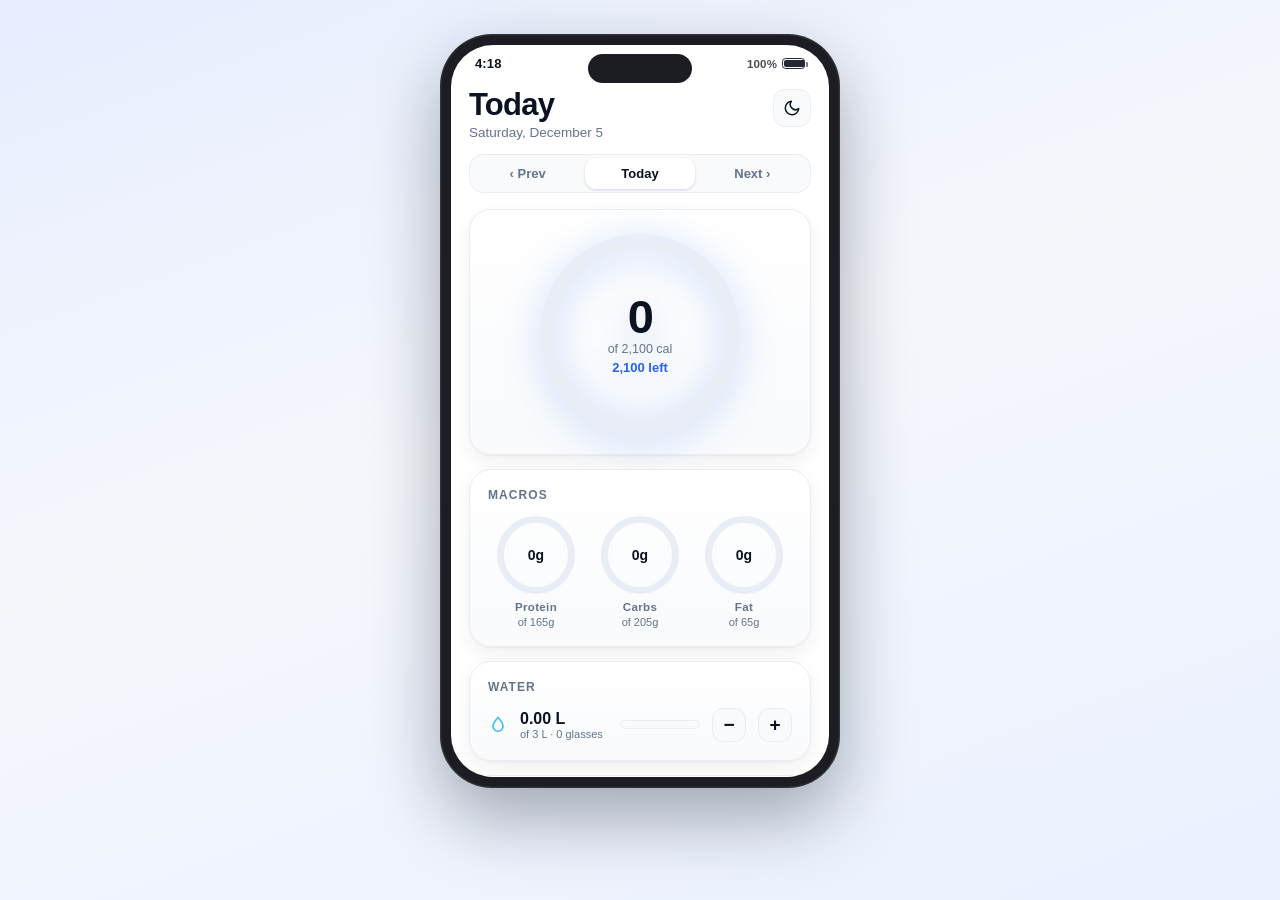
<file: calorie-tracker/index.html>
<!DOCTYPE html>
<html lang="en">
<head>
<meta charset="utf-8">
<meta name="viewport" content="width=device-width, initial-scale=1">
<title>Macro Tracker</title>
<link rel="canonical" href="tracker.html">
<meta http-equiv="refresh" content="0; url=tracker.html">
<style>
  body{font:16px/1.6 -apple-system,BlinkMacSystemFont,"Segoe UI",Inter,Roboto,Helvetica,Arial,sans-serif;
    background:#F5F7FB;color:#0B1220;display:flex;align-items:center;justify-content:center;height:100vh;margin:0}
  a{color:#2563EB}
</style>
</head>
<body>
<p>Opening your tracker… <a href="tracker.html">Tap here</a> if nothing happens.</p>
<script>location.replace('tracker.html');</script>
</body>
</html>
</file>
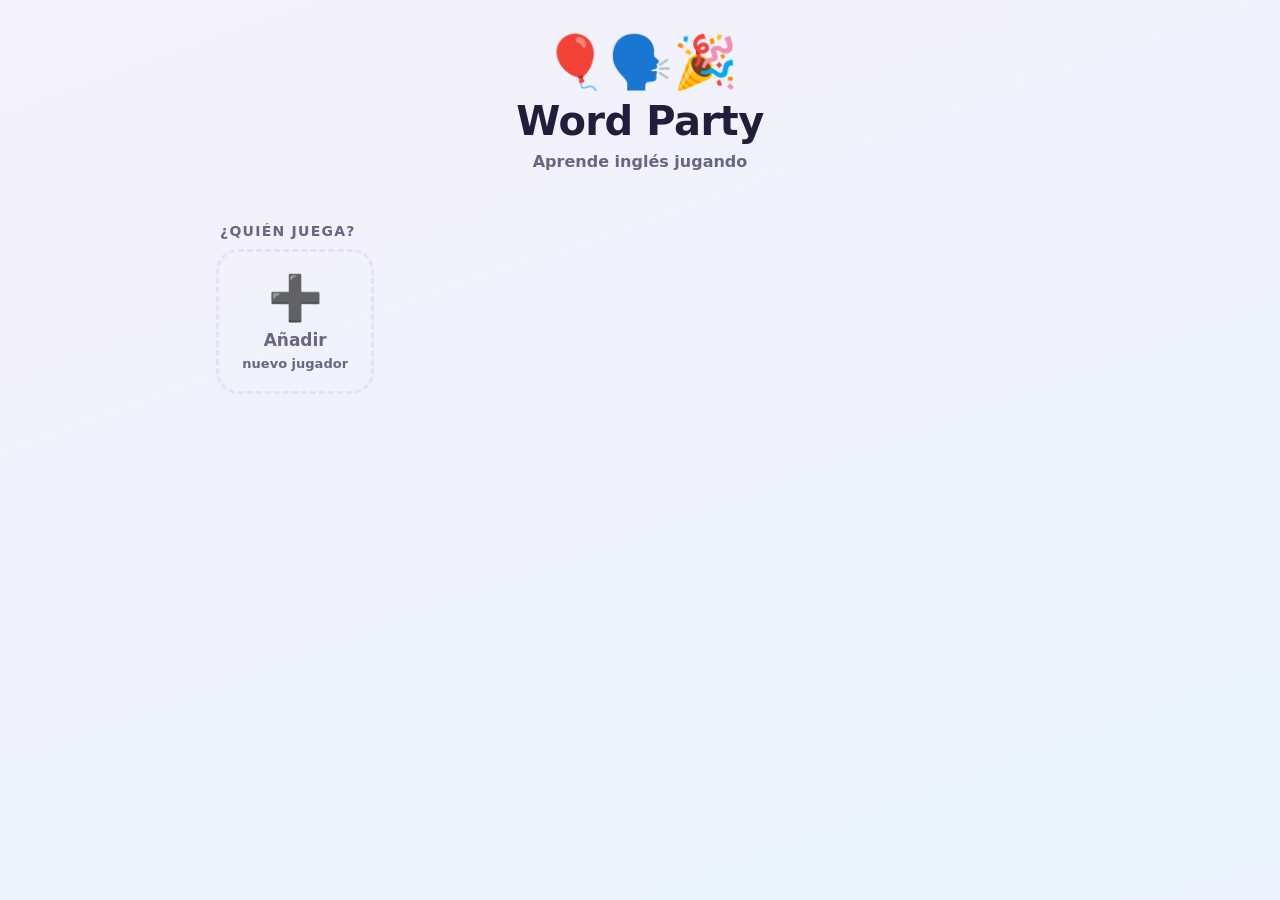
<file: ingles/index.html>
<!DOCTYPE html>
<html lang="es">
<head>
<meta charset="utf-8">
<meta name="viewport" content="width=device-width, initial-scale=1, viewport-fit=cover">
<title>Word Party · Juego de inglés</title>
<meta name="description" content="Juego para aprender inglés en casa: opciones, escribir, escuchar y emparejar. Funciona sin internet.">

<!-- ============ PWA: instalable en móvil y iPad ============ -->
<link rel="manifest" href="manifest.webmanifest">
<meta name="theme-color" content="#6c5ce7" media="(prefers-color-scheme: light)">
<meta name="theme-color" content="#16132a" media="(prefers-color-scheme: dark)">
<meta name="color-scheme" content="light dark">
<link rel="icon" type="image/png" sizes="32x32" href="icons/favicon-32.png">
<link rel="icon" type="image/png" sizes="192x192" href="icons/icon-192.png">
<link rel="apple-touch-icon" href="icons/apple-touch-icon.png">
<meta name="apple-mobile-web-app-capable" content="yes">
<meta name="mobile-web-app-capable" content="yes">
<meta name="apple-mobile-web-app-title" content="Word Party">
<meta name="apple-mobile-web-app-status-bar-style" content="default">
<style>
  :root {
    --bg: #f4f1fb;
    --bg-2: #e8f4ff;
    --card: #ffffff;
    --text: #241c3b;
    --muted: #6b6484;
    --line: #e6e1f2;
    --primary: #6c5ce7;
    --primary-soft: #efecff;
    --accent: #00b894;
    --accent-soft: #e2f7f1;
    --warn: #f6b93b;
    --danger: #ff6b6b;
    --danger-soft: #ffecec;
    --shadow: 0 10px 30px rgba(60, 40, 120, .12);
    --radius: 22px;
  }
  @media (prefers-color-scheme: dark) {
    :root {
      --bg: #16132a;
      --bg-2: #101a2b;
      --card: #211d3a;
      --text: #f2eeff;
      --muted: #a49ec2;
      --line: #332c55;
      --primary: #9b8bff;
      --primary-soft: #2c2552;
      --accent: #2fd6ac;
      --accent-soft: #1c3f39;
      --danger: #ff8787;
      --danger-soft: #47262c;
      --shadow: 0 10px 30px rgba(0, 0, 0, .35);
    }
  }
  :root[data-theme="light"] {
    --bg: #f4f1fb; --bg-2: #e8f4ff; --card: #fff; --text: #241c3b; --muted: #6b6484;
    --line: #e6e1f2; --primary: #6c5ce7; --primary-soft: #efecff; --accent: #00b894;
    --accent-soft: #e2f7f1; --danger: #ff6b6b; --danger-soft: #ffecec;
    --shadow: 0 10px 30px rgba(60, 40, 120, .12);
  }
  :root[data-theme="dark"] {
    --bg: #16132a; --bg-2: #101a2b; --card: #211d3a; --text: #f2eeff; --muted: #a49ec2;
    --line: #332c55; --primary: #9b8bff; --primary-soft: #2c2552; --accent: #2fd6ac;
    --accent-soft: #1c3f39; --danger: #ff8787; --danger-soft: #47262c;
    --shadow: 0 10px 30px rgba(0, 0, 0, .35);
  }

  * { box-sizing: border-box; -webkit-tap-highlight-color: transparent; }
  html, body { height: 100%; }
  body {
    margin: 0;
    font-family: ui-rounded, "SF Pro Rounded", "Nunito", "Segoe UI", system-ui, -apple-system, sans-serif;
    color: var(--text);
    background: linear-gradient(160deg, var(--bg) 0%, var(--bg-2) 100%);
    background-attachment: fixed;
    -webkit-font-smoothing: antialiased;
  }
  #app {
    max-width: 880px; margin: 0 auto; min-height: 100%;
    padding:
      calc(14px + env(safe-area-inset-top))
      calc(16px + env(safe-area-inset-right))
      calc(40px + env(safe-area-inset-bottom))
      calc(16px + env(safe-area-inset-left));
  }

  button { font: inherit; color: inherit; cursor: pointer; border: 0; background: none; }
  button:focus-visible, input:focus-visible {
    outline: 3px solid var(--primary); outline-offset: 3px;
  }
  /* Quien tenga activado "reducir movimiento" no ve animaciones. */
  @media (prefers-reduced-motion: reduce) {
    *, *::before, *::after {
      animation-duration: .01ms !important; animation-iteration-count: 1 !important;
      transition-duration: .01ms !important;
    }
  }
  h1, h2, h3 { margin: 0; line-height: 1.15; }

  /* ---------- top bar ---------- */
  .topbar {
    display: flex; align-items: center; gap: 10px;
    padding: 8px 4px 16px;
  }
  .topbar[hidden] { display: none; }
  .icon-btn {
    width: 44px; height: 44px; border-radius: 14px; display: grid; place-items: center;
    background: var(--card); box-shadow: var(--shadow); font-size: 20px; flex: none;
  }
  .icon-btn:active { transform: scale(.94); }
  .who { display: flex; align-items: center; gap: 8px; font-weight: 800; }
  .who .av { font-size: 26px; }
  .spacer { flex: 1; }
  .stars-chip {
    display: flex; align-items: center; gap: 6px; font-weight: 800;
    background: var(--card); box-shadow: var(--shadow);
    padding: 9px 14px; border-radius: 999px; white-space: nowrap;
  }

  /* ---------- screens ---------- */
  .screen { display: none; animation: pop .25s ease both; }
  .screen.active { display: block; }
  @keyframes pop { from { opacity: 0; transform: translateY(8px); } to { opacity: 1; transform: none; } }

  .hero { text-align: center; padding: 22px 8px 26px; }
  .hero .logo { font-size: 52px; line-height: 1; }
  .hero h1 { font-size: clamp(28px, 7vw, 40px); margin-top: 10px; letter-spacing: -.5px; }
  .hero p { color: var(--muted); margin: 8px 0 0; font-weight: 600; }

  .card {
    background: var(--card); border-radius: var(--radius);
    box-shadow: var(--shadow); padding: 18px;
  }
  .section-title { font-size: 14px; text-transform: uppercase; letter-spacing: .09em; color: var(--muted); font-weight: 800; margin: 26px 4px 10px; }

  /* ---------- profiles ---------- */
  .profiles { display: grid; grid-template-columns: repeat(auto-fill, minmax(140px, 1fr)); gap: 14px; }
  .profile {
    background: var(--card); border-radius: var(--radius); box-shadow: var(--shadow);
    padding: 20px 12px; text-align: center; display: grid; gap: 6px; position: relative;
    border: 3px solid transparent; transition: transform .12s, border-color .12s;
  }
  .profile:hover { transform: translateY(-3px); border-color: var(--primary); }
  .profile .av { font-size: 44px; }
  .profile .nm { font-weight: 800; font-size: 17px; word-break: break-word; }
  .profile .sub { font-size: 13px; color: var(--muted); font-weight: 700; }
  .profile.add { border: 3px dashed var(--line); box-shadow: none; background: transparent; color: var(--muted); }
  .profile .del {
    position: absolute; top: 6px; right: 6px; width: 28px; height: 28px; border-radius: 50%;
    font-size: 13px; color: var(--muted); opacity: .55;
  }
  .profile .del:hover { opacity: 1; color: var(--danger); background: var(--danger-soft); }

  .field { display: grid; gap: 8px; margin-bottom: 16px; }
  .field label { font-weight: 800; font-size: 14px; }
  input[type="text"] {
    font: inherit; font-weight: 700; padding: 14px 16px; border-radius: 16px;
    border: 2px solid var(--line); background: var(--bg); color: var(--text); width: 100%;
  }
  input[type="text"]:focus { outline: none; border-color: var(--primary); }
  .emoji-grid { display: flex; flex-wrap: wrap; gap: 8px; }
  .emoji-opt {
    width: 50px; height: 50px; border-radius: 14px; font-size: 26px; display: grid; place-items: center;
    background: var(--bg); border: 2px solid transparent;
  }
  .emoji-opt[aria-pressed="true"] { border-color: var(--primary); background: var(--primary-soft); }

  .btn {
    display: block; width: 100%; padding: 16px 20px; border-radius: 18px; font-weight: 800;
    font-size: 17px; text-align: center; background: var(--primary); color: #fff;
    box-shadow: 0 8px 20px rgba(108, 92, 231, .32); transition: transform .1s;
  }
  .btn:active { transform: scale(.98); }
  .btn:disabled { opacity: .45; box-shadow: none; cursor: not-allowed; }
  .btn.ghost { background: var(--card); color: var(--text); box-shadow: var(--shadow); }
  .btn.accent { background: var(--accent); box-shadow: 0 8px 20px rgba(0, 184, 148, .3); }
  .btn-row { display: flex; gap: 12px; margin-top: 14px; }
  .btn-row .btn { flex: 1; }

  /* ---------- home ---------- */
  .modes { display: grid; grid-template-columns: repeat(auto-fit, minmax(150px, 1fr)); gap: 12px; }
  .mode {
    background: var(--card); border-radius: 18px; box-shadow: var(--shadow); padding: 14px;
    display: flex; gap: 12px; align-items: center; text-align: left; border: 3px solid transparent;
  }
  .mode[aria-pressed="true"] { border-color: var(--primary); background: var(--primary-soft); }
  .mode .ic { font-size: 26px; flex: none; }
  .mode .t { font-weight: 800; font-size: 15px; }
  .mode .d { font-size: 12.5px; color: var(--muted); font-weight: 600; margin-top: 2px; }

  .cats { display: grid; grid-template-columns: repeat(auto-fill, minmax(112px, 1fr)); gap: 12px; }
  .cat {
    background: var(--card); border-radius: 18px; box-shadow: var(--shadow); padding: 14px 8px;
    text-align: center; border: 3px solid transparent; display: grid; gap: 4px;
  }
  .cat[aria-pressed="true"] { border-color: var(--primary); background: var(--primary-soft); }
  .cat .ic { font-size: 30px; }
  .cat .t { font-weight: 800; font-size: 14px; }
  .bar { height: 6px; border-radius: 99px; background: var(--line); overflow: hidden; margin: 4px 10px 0; }
  .bar > i { display: block; height: 100%; background: var(--accent); border-radius: 99px; transition: width .4s; }

  .sticky-play { position: sticky; bottom: 12px; margin-top: 22px; }
  /* Cuando se ofrece instalar, el banner no debe tapar nada. */
  body.has-install .sticky-play { bottom: calc(94px + env(safe-area-inset-bottom)); }
  body.has-install #app { padding-bottom: calc(112px + env(safe-area-inset-bottom)); }

  /* ---------- game ---------- */
  .progress { display: flex; align-items: center; gap: 10px; margin-bottom: 16px; }
  .progress .bar { flex: 1; height: 10px; margin: 0; }
  .progress .bar > i { background: var(--primary); }
  .progress .cnt { font-weight: 800; font-size: 14px; color: var(--muted); white-space: nowrap; }
  .streak { font-weight: 800; font-size: 14px; }

  .prompt {
    background: var(--card); border-radius: var(--radius); box-shadow: var(--shadow);
    padding: 26px 18px; text-align: center; margin-bottom: 18px;
  }
  .prompt .big { font-size: clamp(72px, 22vw, 110px); line-height: 1.05; }
  .prompt .word { font-size: clamp(30px, 9vw, 44px); font-weight: 900; letter-spacing: -.5px; }
  .prompt .hint { color: var(--muted); font-weight: 700; margin-top: 8px; font-size: 15px; }
  .prompt .ask { color: var(--muted); font-weight: 700; font-size: 15px; margin-bottom: 4px; }
  .speaker {
    width: 116px; height: 116px; border-radius: 50%; background: var(--primary); color: #fff;
    font-size: 48px; display: grid; place-items: center; margin: 0 auto;
    box-shadow: 0 10px 26px rgba(108, 92, 231, .4);
  }
  .speaker:active { transform: scale(.95); }
  .speaker.small { width: 54px; height: 54px; font-size: 24px; margin-top: 14px; box-shadow: 0 6px 16px rgba(108, 92, 231, .32); }
  .speaker.playing { animation: ring 1s ease infinite; }
  @keyframes ring { 0%,100% { box-shadow: 0 10px 26px rgba(108,92,231,.4); } 50% { box-shadow: 0 10px 26px rgba(108,92,231,.4), 0 0 0 16px rgba(108,92,231,.14); } }

  .options { display: grid; grid-template-columns: repeat(2, 1fr); gap: 12px; }
  .opt {
    background: var(--card); border-radius: 18px; box-shadow: var(--shadow);
    padding: 20px 12px; font-weight: 800; font-size: 20px; text-align: center;
    border: 3px solid transparent; min-height: 74px; transition: transform .1s;
    display: grid; place-items: center; gap: 2px;
  }
  .opt .emo { font-size: 46px; line-height: 1.1; }
  .opt:active { transform: scale(.97); }
  .opt.correct { border-color: var(--accent); background: var(--accent-soft); }
  .opt.wrong { border-color: var(--danger); background: var(--danger-soft); }
  .opt.dim { opacity: .4; }
  .opt:disabled { cursor: default; }

  /* spelling */
  .slots { display: flex; flex-wrap: wrap; gap: 8px; justify-content: center; margin-bottom: 18px; }
  .slot {
    width: 46px; height: 56px; border-radius: 12px; background: var(--card); box-shadow: var(--shadow);
    display: grid; place-items: center; font-size: 24px; font-weight: 900; text-transform: uppercase;
    border: 3px solid transparent;
  }
  .slot.empty { background: transparent; box-shadow: none; border: 3px dashed var(--line); }
  .slot.correct { border-color: var(--accent); background: var(--accent-soft); }
  .slot.wrong { border-color: var(--danger); background: var(--danger-soft); }
  .tiles { display: flex; flex-wrap: wrap; gap: 10px; justify-content: center; }
  .tile {
    width: 52px; height: 58px; border-radius: 14px; background: var(--primary); color: #fff;
    font-size: 24px; font-weight: 900; text-transform: uppercase;
    box-shadow: 0 6px 16px rgba(108, 92, 231, .3);
  }
  .tile:active { transform: scale(.94); }
  .tile.used { opacity: .18; pointer-events: none; }

  .feedback {
    margin-top: 16px; border-radius: 18px; padding: 14px 16px; font-weight: 800;
    display: flex; align-items: center; gap: 10px; min-height: 56px;
  }
  .feedback.ok { background: var(--accent-soft); color: var(--accent); }
  .feedback.no { background: var(--danger-soft); color: var(--danger); }
  .feedback .replay { margin-left: auto; font-size: 22px; }

  /* ---------- results ---------- */
  .result-hero { text-align: center; padding: 18px 10px 6px; }
  .result-hero .emo { font-size: 76px; }
  .result-hero h2 { font-size: 30px; margin: 8px 0 4px; }
  .result-hero p { color: var(--muted); font-weight: 700; margin: 0; }
  .score-row { display: flex; gap: 12px; margin: 20px 0 6px; }
  .score {
    flex: 1; background: var(--card); border-radius: 18px; box-shadow: var(--shadow);
    padding: 16px 10px; text-align: center;
  }
  .score b { display: block; font-size: 26px; }
  .score span { font-size: 12.5px; color: var(--muted); font-weight: 700; }
  .review { display: grid; gap: 8px; }
  .review .r {
    display: flex; align-items: center; gap: 12px; background: var(--card);
    border-radius: 14px; padding: 10px 14px; box-shadow: var(--shadow); font-weight: 700;
  }
  .review .r .e { font-size: 26px; }
  .review .r .en { font-weight: 900; }
  .review .r .es { color: var(--muted); margin-left: auto; font-size: 14px; }
  .badges { display: flex; flex-wrap: wrap; gap: 10px; }
  .badge {
    background: var(--card); box-shadow: var(--shadow); border-radius: 14px;
    padding: 10px 14px; font-weight: 800; font-size: 14px; display: flex; gap: 8px; align-items: center;
  }
  .badge.locked { opacity: .35; }

  .confetti { position: fixed; inset: 0; pointer-events: none; overflow: hidden; z-index: 50; }
  .confetti i {
    position: absolute; top: -40px; font-size: 22px; animation: fall linear forwards;
  }
  @keyframes fall { to { transform: translateY(110vh) rotate(540deg); opacity: .2; } }

  .foot { text-align: center; color: var(--muted); font-size: 12.5px; font-weight: 600; margin-top: 28px; }

  /* ============ INSTALACIÓN (PWA) ============ */
  .install-bar {
    position: fixed; z-index: 60;
    left: 12px; right: 12px;
    bottom: calc(12px + env(safe-area-inset-bottom));
    max-width: 560px; margin: 0 auto;
    display: flex; align-items: center; gap: 12px;
    background: var(--card); box-shadow: 0 12px 34px rgba(40, 20, 90, .28);
    border: 1px solid var(--line); border-radius: 20px; padding: 12px 14px;
    animation: rise .35s ease both;
  }
  .install-bar[hidden] { display: none; }
  @keyframes rise { from { transform: translateY(26px); opacity: 0; } }
  .install-bar .ib-ico { font-size: 28px; flex: none; }
  .install-bar .ib-txt { display: grid; line-height: 1.25; min-width: 0; }
  .install-bar .ib-txt b { font-size: 15px; font-weight: 900; }
  .install-bar .ib-txt span { font-size: 12.5px; color: var(--muted); font-weight: 600; }
  .install-bar .ib-go {
    flex: none; padding: 11px 16px; border-radius: 14px; font-weight: 900; font-size: 14.5px;
    background: var(--primary); color: #fff; box-shadow: 0 6px 16px rgba(108, 92, 231, .32);
  }
  .install-bar .ib-go:active { transform: scale(.96); }
  .install-bar .ib-x {
    flex: none; width: 32px; height: 32px; border-radius: 10px; display: grid; place-items: center;
    color: var(--muted); font-size: 15px; font-weight: 900;
  }

  .sheet {
    position: fixed; inset: 0; z-index: 70; display: grid; place-items: end center;
    background: rgba(20, 12, 45, .5); padding: 16px;
    animation: fade .2s ease both;
  }
  .sheet[hidden] { display: none; }
  @keyframes fade { from { opacity: 0; } }
  .sheet .panel {
    width: 100%; max-width: 460px; background: var(--card); border-radius: 24px;
    padding: 22px 20px calc(20px + env(safe-area-inset-bottom));
    box-shadow: var(--shadow); animation: rise .28s ease both;
  }
  .sheet h2 { margin: 0 0 4px; font-size: 20px; font-weight: 900; }
  .sheet p.lead { margin: 0 0 16px; color: var(--muted); font-weight: 600; font-size: 14px; }
  .steps { display: grid; gap: 12px; margin-bottom: 18px; }
  .steps li {
    display: flex; gap: 12px; align-items: center; font-weight: 700; font-size: 15px;
    background: var(--primary-soft); border-radius: 16px; padding: 12px 14px;
  }
  .steps li .n {
    flex: none; width: 26px; height: 26px; border-radius: 50%; background: var(--primary);
    color: #fff; display: grid; place-items: center; font-size: 14px; font-weight: 900;
  }
  .steps li .k {
    display: inline-flex; align-items: center; gap: 4px; background: var(--card);
    border-radius: 8px; padding: 2px 7px; font-weight: 900;
  }

  @media (max-width: 380px) {
    .install-bar .ib-txt span { display: none; }
    .opt { font-size: 18px; padding: 16px 8px; }
    .tile { width: 46px; height: 52px; font-size: 21px; }
    .slot { width: 40px; height: 50px; font-size: 21px; }
  }
</style>
</head>
<body>
<div id="app">

  <div class="topbar" id="topbar" hidden>
    <button class="icon-btn" id="btn-back" aria-label="Volver">←</button>
    <div class="who"><span class="av" id="me-av">🦊</span><span id="me-name">—</span></div>
    <div class="spacer"></div>
    <div class="stars-chip">⭐ <span id="me-stars">0</span></div>
    <button class="icon-btn" id="btn-sound" aria-label="Sonido">🔊</button>
  </div>

  <!-- ============ PERFILES ============ -->
  <section class="screen active" id="screen-profiles">
    <div class="hero">
      <div class="logo">🎈🗣️🎉</div>
      <h1>Word Party</h1>
      <p>Aprende inglés jugando</p>
    </div>
    <div class="section-title">¿Quién juega?</div>
    <div class="profiles" id="profiles"></div>
  </section>

  <!-- ============ NUEVO PERFIL ============ -->
  <section class="screen" id="screen-new">
    <div class="hero"><div class="logo">✨</div><h1>Nuevo jugador</h1></div>
    <div class="card">
      <div class="field">
        <label for="new-name">Tu nombre</label>
        <input type="text" id="new-name" maxlength="14" placeholder="Escribe tu nombre" autocomplete="off">
      </div>
      <div class="field">
        <label>Elige tu personaje</label>
        <div class="emoji-grid" id="avatars"></div>
      </div>
      <button class="btn" id="btn-create" disabled>¡Empezar!</button>
      <div class="btn-row"><button class="btn ghost" id="btn-cancel-new">Cancelar</button></div>
    </div>
  </section>

  <!-- ============ HOME ============ -->
  <section class="screen" id="screen-home">
    <div class="hero" style="padding-bottom:10px">
      <div class="logo" id="home-av">🦊</div>
      <h1 id="home-greet">¡Hola!</h1>
      <p id="home-sub">Elige un juego y un tema</p>
    </div>

    <div class="section-title">Juego</div>
    <div class="modes" id="modes"></div>

    <div class="section-title">Tema</div>
    <div class="cats" id="cats"></div>

    <div class="sticky-play">
      <button class="btn accent" id="btn-play">▶︎ ¡Jugar!</button>
    </div>

    <div class="section-title">Medallas</div>
    <div class="badges" id="badges"></div>

    <div class="foot">Hecho con cariño para aprender inglés en casa 💜</div>
  </section>

  <!-- ============ JUEGO ============ -->
  <section class="screen" id="screen-game">
    <div class="progress">
      <div class="bar"><i id="game-bar" style="width:0%"></i></div>
      <div class="cnt" id="game-cnt">1 / 10</div>
      <div class="streak" id="game-streak"></div>
    </div>
    <div class="prompt" id="prompt"></div>
    <div id="answer-area"></div>
    <div class="feedback" id="feedback" style="visibility:hidden">&nbsp;</div>
  </section>

  <!-- ============ RESULTADOS ============ -->
  <section class="screen" id="screen-results">
    <div class="result-hero">
      <div class="emo" id="res-emo">🏆</div>
      <h2 id="res-title">¡Muy bien!</h2>
      <p id="res-sub"></p>
    </div>
    <div class="score-row">
      <div class="score"><b id="res-correct">0</b><span>aciertos</span></div>
      <div class="score"><b id="res-stars">0</b><span>estrellas</span></div>
      <div class="score"><b id="res-best">0</b><span>racha</span></div>
    </div>
    <div id="res-review-wrap" hidden>
      <div class="section-title">Para repasar</div>
      <div class="review" id="res-review"></div>
    </div>
    <div id="res-new-badges"></div>
    <div class="btn-row">
      <button class="btn accent" id="btn-again">Otra vez</button>
      <button class="btn ghost" id="btn-menu">Menú</button>
    </div>
  </section>

</div>

<!-- ============ INSTALAR COMO APP ============ -->
<div class="install-bar" id="install-bar" hidden>
  <div class="ib-ico">📲</div>
  <div class="ib-txt">
    <b>Instalar el juego</b>
    <span>Se abre como app y funciona sin internet</span>
  </div>
  <button class="ib-go" id="btn-install">Instalar</button>
  <button class="ib-x" id="btn-install-later" aria-label="Ahora no">✕</button>
</div>

<div class="sheet" id="ios-sheet" hidden>
  <div class="panel" role="dialog" aria-modal="true" aria-labelledby="ios-sheet-title">
    <h2 id="ios-sheet-title">Instalar en tu iPhone o iPad</h2>
    <p class="lead">Son dos toques desde Safari y el juego queda en la pantalla de inicio.</p>
    <ol class="steps">
      <li><span class="n">1</span><span>Toca <span class="k">Compartir ⬆︎</span> abajo (o arriba en iPad)</span></li>
      <li><span class="n">2</span><span>Baja y elige <span class="k">Añadir a pantalla de inicio</span></span></li>
      <li><span class="n">3</span><span>Toca <span class="k">Añadir</span> y listo 🎉</span></li>
    </ol>
    <button class="btn" id="btn-ios-ok">Entendido</button>
  </div>
</div>

<script>
(function () {
  'use strict';

  /* =======================================================================
     1. DATOS: vocabulario por temas
     Para añadir palabras solo hay que meter { en, es, emoji } en un tema.
     ======================================================================= */
  const CATEGORIES = [
    { id: 'animals', name: 'Animales', icon: '🐶', words: [
      { en: 'dog', es: 'perro', emoji: '🐶' }, { en: 'cat', es: 'gato', emoji: '🐱' },
      { en: 'bird', es: 'pájaro', emoji: '🐦' }, { en: 'fish', es: 'pez', emoji: '🐟' },
      { en: 'horse', es: 'caballo', emoji: '🐴' }, { en: 'cow', es: 'vaca', emoji: '🐮' },
      { en: 'pig', es: 'cerdo', emoji: '🐷' }, { en: 'sheep', es: 'oveja', emoji: '🐑' },
      { en: 'duck', es: 'pato', emoji: '🦆' }, { en: 'rabbit', es: 'conejo', emoji: '🐰' },
      { en: 'mouse', es: 'ratón', emoji: '🐭' }, { en: 'bear', es: 'oso', emoji: '🐻' },
      { en: 'lion', es: 'león', emoji: '🦁' }, { en: 'tiger', es: 'tigre', emoji: '🐯' },
      { en: 'monkey', es: 'mono', emoji: '🐵' }, { en: 'elephant', es: 'elefante', emoji: '🐘' },
      { en: 'frog', es: 'rana', emoji: '🐸' }, { en: 'bee', es: 'abeja', emoji: '🐝' },
      { en: 'butterfly', es: 'mariposa', emoji: '🦋' }, { en: 'turtle', es: 'tortuga', emoji: '🐢' }
    ]},
    { id: 'colors', name: 'Colores', icon: '🎨', words: [
      { en: 'red', es: 'rojo', emoji: '🟥' }, { en: 'blue', es: 'azul', emoji: '🟦' },
      { en: 'green', es: 'verde', emoji: '🟩' }, { en: 'yellow', es: 'amarillo', emoji: '🟨' },
      { en: 'orange', es: 'naranja', emoji: '🟧' }, { en: 'purple', es: 'morado', emoji: '🟪' },
      { en: 'brown', es: 'marrón', emoji: '🟫' }, { en: 'black', es: 'negro', emoji: '⬛' },
      { en: 'white', es: 'blanco', emoji: '⬜' }, { en: 'pink', es: 'rosa', emoji: '💗' }
    ]},
    { id: 'numbers', name: 'Números', icon: '🔢', words: [
      { en: 'one', es: 'uno', emoji: '1️⃣' }, { en: 'two', es: 'dos', emoji: '2️⃣' },
      { en: 'three', es: 'tres', emoji: '3️⃣' }, { en: 'four', es: 'cuatro', emoji: '4️⃣' },
      { en: 'five', es: 'cinco', emoji: '5️⃣' }, { en: 'six', es: 'seis', emoji: '6️⃣' },
      { en: 'seven', es: 'siete', emoji: '7️⃣' }, { en: 'eight', es: 'ocho', emoji: '8️⃣' },
      { en: 'nine', es: 'nueve', emoji: '9️⃣' }, { en: 'ten', es: 'diez', emoji: '🔟' }
    ]},
    { id: 'food', name: 'Comida', icon: '🍎', words: [
      { en: 'apple', es: 'manzana', emoji: '🍎' }, { en: 'banana', es: 'plátano', emoji: '🍌' },
      { en: 'bread', es: 'pan', emoji: '🍞' }, { en: 'milk', es: 'leche', emoji: '🥛' },
      { en: 'cheese', es: 'queso', emoji: '🧀' }, { en: 'egg', es: 'huevo', emoji: '🥚' },
      { en: 'water', es: 'agua', emoji: '💧' }, { en: 'grapes', es: 'uvas', emoji: '🍇' },
      { en: 'strawberry', es: 'fresa', emoji: '🍓' }, { en: 'carrot', es: 'zanahoria', emoji: '🥕' },
      { en: 'tomato', es: 'tomate', emoji: '🍅' }, { en: 'rice', es: 'arroz', emoji: '🍚' },
      { en: 'chicken', es: 'pollo', emoji: '🍗' }, { en: 'pizza', es: 'pizza', emoji: '🍕' },
      { en: 'cake', es: 'tarta', emoji: '🍰' }, { en: 'ice cream', es: 'helado', emoji: '🍦' },
      { en: 'cookie', es: 'galleta', emoji: '🍪' }, { en: 'soup', es: 'sopa', emoji: '🍲' },
      { en: 'juice', es: 'zumo', emoji: '🧃' }, { en: 'honey', es: 'miel', emoji: '🍯' }
    ]},
    { id: 'family', name: 'Familia', icon: '👨‍👩‍👧', words: [
      { en: 'mother', es: 'madre', emoji: '👩' }, { en: 'father', es: 'padre', emoji: '👨' },
      { en: 'sister', es: 'hermana', emoji: '👧' }, { en: 'brother', es: 'hermano', emoji: '👦' },
      { en: 'baby', es: 'bebé', emoji: '👶' }, { en: 'grandmother', es: 'abuela', emoji: '👵' },
      { en: 'grandfather', es: 'abuelo', emoji: '👴' }, { en: 'family', es: 'familia', emoji: '👨‍👩‍👧' },
      { en: 'friend', es: 'amigo', emoji: '🧑‍🤝‍🧑' }, { en: 'cousin', es: 'primo', emoji: '🧒' }
    ]},
    { id: 'body', name: 'Cuerpo', icon: '✋', words: [
      { en: 'hand', es: 'mano', emoji: '✋' }, { en: 'foot', es: 'pie', emoji: '🦶' },
      { en: 'eye', es: 'ojo', emoji: '👁️' }, { en: 'ear', es: 'oreja', emoji: '👂' },
      { en: 'nose', es: 'nariz', emoji: '👃' }, { en: 'mouth', es: 'boca', emoji: '👄' },
      { en: 'tooth', es: 'diente', emoji: '🦷' }, { en: 'hair', es: 'pelo', emoji: '💇' },
      { en: 'arm', es: 'brazo', emoji: '💪' }, { en: 'leg', es: 'pierna', emoji: '🦵' },
      { en: 'tongue', es: 'lengua', emoji: '👅' }, { en: 'face', es: 'cara', emoji: '😐' }
    ]},
    { id: 'clothes', name: 'Ropa', icon: '👕', words: [
      { en: 'shirt', es: 'camiseta', emoji: '👕' }, { en: 'pants', es: 'pantalones', emoji: '👖' },
      { en: 'dress', es: 'vestido', emoji: '👗' }, { en: 'shoes', es: 'zapatos', emoji: '👟' },
      { en: 'socks', es: 'calcetines', emoji: '🧦' }, { en: 'hat', es: 'sombrero', emoji: '🎩' },
      { en: 'coat', es: 'abrigo', emoji: '🧥' }, { en: 'gloves', es: 'guantes', emoji: '🧤' },
      { en: 'scarf', es: 'bufanda', emoji: '🧣' }, { en: 'boots', es: 'botas', emoji: '🥾' },
      { en: 'glasses', es: 'gafas', emoji: '👓' }, { en: 'ring', es: 'anillo', emoji: '💍' }
    ]},
    { id: 'house', name: 'Casa', icon: '🏠', words: [
      { en: 'house', es: 'casa', emoji: '🏠' }, { en: 'door', es: 'puerta', emoji: '🚪' },
      { en: 'window', es: 'ventana', emoji: '🪟' }, { en: 'bed', es: 'cama', emoji: '🛏️' },
      { en: 'chair', es: 'silla', emoji: '🪑' }, { en: 'sofa', es: 'sofá', emoji: '🛋️' },
      { en: 'key', es: 'llave', emoji: '🔑' }, { en: 'lamp', es: 'lámpara', emoji: '💡' },
      { en: 'clock', es: 'reloj', emoji: '🕐' }, { en: 'bath', es: 'baño', emoji: '🛁' },
      { en: 'spoon', es: 'cuchara', emoji: '🥄' }, { en: 'cup', es: 'taza', emoji: '☕' },
      { en: 'plate', es: 'plato', emoji: '🍽️' }, { en: 'mirror', es: 'espejo', emoji: '🪞' }
    ]},
    { id: 'school', name: 'Cole', icon: '🎒', words: [
      { en: 'book', es: 'libro', emoji: '📕' }, { en: 'pencil', es: 'lápiz', emoji: '✏️' },
      { en: 'pen', es: 'bolígrafo', emoji: '🖊️' }, { en: 'ruler', es: 'regla', emoji: '📏' },
      { en: 'scissors', es: 'tijeras', emoji: '✂️' }, { en: 'paper', es: 'papel', emoji: '📄' },
      { en: 'backpack', es: 'mochila', emoji: '🎒' }, { en: 'teacher', es: 'profesora', emoji: '👩‍🏫' },
      { en: 'school', es: 'colegio', emoji: '🏫' }, { en: 'crayon', es: 'cera', emoji: '🖍️' },
      { en: 'paint', es: 'pintura', emoji: '🎨' }, { en: 'computer', es: 'ordenador', emoji: '💻' }
    ]},
    { id: 'nature', name: 'Naturaleza', icon: '🌳', words: [
      { en: 'sun', es: 'sol', emoji: '☀️' }, { en: 'moon', es: 'luna', emoji: '🌙' },
      { en: 'star', es: 'estrella', emoji: '⭐' }, { en: 'cloud', es: 'nube', emoji: '☁️' },
      { en: 'rain', es: 'lluvia', emoji: '🌧️' }, { en: 'snow', es: 'nieve', emoji: '❄️' },
      { en: 'tree', es: 'árbol', emoji: '🌳' }, { en: 'flower', es: 'flor', emoji: '🌻' },
      { en: 'mountain', es: 'montaña', emoji: '⛰️' }, { en: 'sea', es: 'mar', emoji: '🌊' },
      { en: 'fire', es: 'fuego', emoji: '🔥' }, { en: 'rainbow', es: 'arcoíris', emoji: '🌈' }
    ]},
    { id: 'actions', name: 'Acciones', icon: '🏃', words: [
      { en: 'run', es: 'correr', emoji: '🏃' }, { en: 'jump', es: 'saltar', emoji: '🤸' },
      { en: 'eat', es: 'comer', emoji: '🍴' }, { en: 'drink', es: 'beber', emoji: '🥤' },
      { en: 'sleep', es: 'dormir', emoji: '😴' }, { en: 'read', es: 'leer', emoji: '📖' },
      { en: 'write', es: 'escribir', emoji: '✍️' }, { en: 'sing', es: 'cantar', emoji: '🎤' },
      { en: 'dance', es: 'bailar', emoji: '💃' }, { en: 'swim', es: 'nadar', emoji: '🏊' },
      { en: 'play', es: 'jugar', emoji: '⚽' }, { en: 'walk', es: 'andar', emoji: '🚶' }
    ]},
    { id: 'feelings', name: 'Emociones', icon: '😀', words: [
      { en: 'happy', es: 'feliz', emoji: '😀' }, { en: 'sad', es: 'triste', emoji: '😢' },
      { en: 'angry', es: 'enfadado', emoji: '😠' }, { en: 'tired', es: 'cansado', emoji: '😪' },
      { en: 'scared', es: 'asustado', emoji: '😨' }, { en: 'surprised', es: 'sorprendido', emoji: '😲' },
      { en: 'love', es: 'amor', emoji: '❤️' }, { en: 'sick', es: 'enfermo', emoji: '🤒' },
      { en: 'hungry', es: 'hambriento', emoji: '😋' }, { en: 'cold', es: 'frío', emoji: '🥶' }
    ]}
  ];

  const MODES = [
    { id: 'look',      icon: '👀', title: 'Mira y elige', desc: 'Ves un dibujo, eliges la palabra' },
    { id: 'listen',    icon: '👂', title: 'Escucha',      desc: 'Oyes la palabra, eliges el dibujo' },
    { id: 'translate', icon: '🔁', title: 'Traduce',      desc: 'Del español al inglés' },
    { id: 'spell',     icon: '🔤', title: 'Escribe',      desc: 'Ordena las letras' }
  ];

  const AVATARS = ['🦊','🐰','🦄','🐼','🦋','🐨','🐧','🦁','🐸','🐝','🦖','🐬','🌸','⭐','🍓','🐢'];

  const BADGES = [
    { stars: 25,   icon: '🌱', name: 'Primeros pasos' },
    { stars: 75,   icon: '🌟', name: 'Estrellita' },
    { stars: 150,  icon: '🚀', name: 'Despegando' },
    { stars: 300,  icon: '🏅', name: 'Campeona' },
    { stars: 600,  icon: '👑', name: 'Reina del inglés' },
    { stars: 1000, icon: '🌈', name: 'Leyenda' }
  ];

  const ROUND_LENGTH = 10;
  const PRAISE_OK = ['¡Genial!', '¡Muy bien!', '¡Perfecto!', '¡Eso es!', '¡Bravo!', '¡Fantástico!', '¡Lo tienes!'];

  /* =======================================================================
     2. ESTADO Y ALMACENAMIENTO
     ======================================================================= */
  const STORE_KEY = 'word-party-v1';
  let data = { profiles: [], lastProfileId: null, sound: true };
  let me = null;                 // perfil activo
  let pick = { mode: 'look', cat: 'animals' };
  let game = null;               // partida en curso
  let pendingAvatar = AVATARS[0];

  function load() {
    try {
      const raw = localStorage.getItem(STORE_KEY);
      if (raw) data = Object.assign(data, JSON.parse(raw));
    } catch (e) { /* almacenamiento no disponible: se juega sin guardar */ }
  }
  function save() {
    try { localStorage.setItem(STORE_KEY, JSON.stringify(data)); } catch (e) {}
  }

  const ALL_WORDS = CATEGORIES.flatMap(c => c.words.map(w => Object.assign({ cat: c.id }, w)));
  const byKey = {};
  ALL_WORDS.forEach(w => { byKey[w.en] = w; });

  function catWords(catId) {
    if (catId === 'all') return ALL_WORDS;
    const c = CATEGORIES.find(c => c.id === catId);
    return c ? c.words.map(w => Object.assign({ cat: c.id }, w)) : ALL_WORDS;
  }

  /* =======================================================================
     3. UTILIDADES
     ======================================================================= */
  const $ = sel => document.querySelector(sel);
  const el = (tag, cls, html) => {
    const n = document.createElement(tag);
    if (cls) n.className = cls;
    if (html != null) n.innerHTML = html;
    return n;
  };
  const rnd = n => Math.floor(Math.random() * n);
  function shuffle(arr) {
    const a = arr.slice();
    for (let i = a.length - 1; i > 0; i--) { const j = rnd(i + 1); [a[i], a[j]] = [a[j], a[i]]; }
    return a;
  }
  function escapeHtml(s) {
    return String(s).replace(/[&<>"']/g, c => ({ '&': '&amp;', '<': '&lt;', '>': '&gt;', '"': '&quot;', "'": '&#39;' }[c]));
  }

  /* ---- sonido ---- */
  let actx = null;
  function beep(kind) {
    if (!data.sound) return;
    try {
      actx = actx || new (window.AudioContext || window.webkitAudioContext)();
      const notes = kind === 'ok' ? [660, 880, 1180] : [300, 220];
      notes.forEach((f, i) => {
        const o = actx.createOscillator(), g = actx.createGain();
        o.type = 'sine'; o.frequency.value = f;
        const t = actx.currentTime + i * 0.09;
        g.gain.setValueAtTime(0.0001, t);
        g.gain.exponentialRampToValueAtTime(0.18, t + 0.02);
        g.gain.exponentialRampToValueAtTime(0.0001, t + 0.22);
        o.connect(g); g.connect(actx.destination);
        o.start(t); o.stop(t + 0.24);
      });
    } catch (e) {}
  }

  let enVoice = null;
  function pickVoice() {
    if (!('speechSynthesis' in window)) return;
    const vs = speechSynthesis.getVoices();
    enVoice = vs.find(v => /^en[-_]GB/i.test(v.lang)) || vs.find(v => /^en/i.test(v.lang)) || null;
  }
  if ('speechSynthesis' in window) {
    pickVoice();
    speechSynthesis.onvoiceschanged = pickVoice;
  }
  function say(text, onEnd) {
    if (!('speechSynthesis' in window)) { if (onEnd) onEnd(); return; }
    try {
      speechSynthesis.cancel();
      const u = new SpeechSynthesisUtterance(text);
      u.lang = enVoice ? enVoice.lang : 'en-US';
      if (enVoice) u.voice = enVoice;
      u.rate = 0.82; u.pitch = 1.1;
      if (onEnd) { u.onend = onEnd; u.onerror = onEnd; }
      speechSynthesis.speak(u);
    } catch (e) { if (onEnd) onEnd(); }
  }

  function confetti() {
    const box = el('div', 'confetti');
    const pieces = ['🎉','⭐','✨','🎈','💜','🌟','🎊'];
    for (let i = 0; i < 32; i++) {
      const p = el('i', null, pieces[rnd(pieces.length)]);
      p.style.left = rnd(100) + '%';
      p.style.animationDuration = (1.8 + Math.random() * 1.6) + 's';
      p.style.animationDelay = (Math.random() * 0.6) + 's';
      p.style.fontSize = (16 + rnd(18)) + 'px';
      box.appendChild(p);
    }
    document.body.appendChild(box);
    setTimeout(() => box.remove(), 4200);
  }

  /* =======================================================================
     4. NAVEGACIÓN
     ======================================================================= */
  function show(id) {
    document.querySelectorAll('.screen').forEach(s => s.classList.toggle('active', s.id === id));
    $('#topbar').hidden = (id === 'screen-profiles' || id === 'screen-new');
    currentScreen = id;
    refreshInstallBar();
    window.scrollTo(0, 0);
  }

  function syncTopbar() {
    if (!me) return;
    $('#me-av').textContent = me.emoji;
    $('#me-name').textContent = me.name;
    $('#me-stars').textContent = me.stars;
    $('#btn-sound').textContent = data.sound ? '🔊' : '🔇';
  }

  /* =======================================================================
     5. PANTALLA DE PERFILES
     ======================================================================= */
  function renderProfiles() {
    const box = $('#profiles');
    box.innerHTML = '';
    data.profiles.forEach(p => {
      const mastered = Object.values(p.mastery || {}).filter(v => v >= 3).length;
      const card = el('button', 'profile');
      card.innerHTML =
        '<div class="av">' + p.emoji + '</div>' +
        '<div class="nm">' + escapeHtml(p.name) + '</div>' +
        '<div class="sub">⭐ ' + p.stars + ' · ' + mastered + ' palabras</div>';
      card.addEventListener('click', () => enter(p.id));
      const del = el('button', 'del', '✕');
      del.title = 'Borrar jugador';
      del.addEventListener('click', ev => {
        ev.stopPropagation();
        if (confirm('¿Borrar el perfil de ' + p.name + ' y todo su progreso?')) {
          data.profiles = data.profiles.filter(x => x.id !== p.id);
          save(); renderProfiles();
        }
      });
      card.appendChild(del);
      box.appendChild(card);
    });

    if (data.profiles.length < 4) {
      const add = el('button', 'profile add');
      add.innerHTML = '<div class="av">➕</div><div class="nm">Añadir</div><div class="sub">nuevo jugador</div>';
      add.addEventListener('click', openNewProfile);
      box.appendChild(add);
    }
  }

  function openNewProfile() {
    $('#new-name').value = '';
    pendingAvatar = AVATARS[rnd(AVATARS.length)];
    const grid = $('#avatars');
    grid.innerHTML = '';
    AVATARS.forEach(a => {
      const b = el('button', 'emoji-opt', a);
      b.setAttribute('aria-pressed', String(a === pendingAvatar));
      b.addEventListener('click', () => {
        pendingAvatar = a;
        grid.querySelectorAll('.emoji-opt').forEach(x => x.setAttribute('aria-pressed', String(x.textContent === a)));
      });
      grid.appendChild(b);
    });
    $('#btn-create').disabled = true;
    show('screen-new');
    setTimeout(() => $('#new-name').focus(), 150);
  }

  $('#new-name').addEventListener('input', e => {
    $('#btn-create').disabled = e.target.value.trim().length === 0;
  });
  $('#new-name').addEventListener('keydown', e => {
    if (e.key === 'Enter' && !$('#btn-create').disabled) createProfile();
  });
  $('#btn-create').addEventListener('click', createProfile);
  $('#btn-cancel-new').addEventListener('click', () => show('screen-profiles'));

  function createProfile() {
    const name = $('#new-name').value.trim().slice(0, 14);
    if (!name) return;
    const p = { id: 'p' + Date.now(), name: name, emoji: pendingAvatar, stars: 0, mastery: {}, badges: [], plays: 0 };
    data.profiles.push(p);
    save();
    enter(p.id);
  }

  function enter(id) {
    me = data.profiles.find(p => p.id === id);
    if (!me) return;
    me.mastery = me.mastery || {};
    me.badges = me.badges || [];
    data.lastProfileId = id;
    save();
    syncTopbar();
    renderHome();
    show('screen-home');
  }

  /* =======================================================================
     6. PANTALLA HOME
     ======================================================================= */
  function renderHome() {
    $('#home-av').textContent = me.emoji;
    $('#home-greet').textContent = '¡Hola, ' + me.name + '!';
    const mastered = Object.values(me.mastery).filter(v => v >= 3).length;
    $('#home-sub').textContent = mastered
      ? 'Ya dominas ' + mastered + ' palabras. ¿Seguimos?'
      : 'Elige un juego y un tema';

    const modeBox = $('#modes');
    modeBox.innerHTML = '';
    MODES.forEach(m => {
      const b = el('button', 'mode');
      b.setAttribute('aria-pressed', String(m.id === pick.mode));
      b.innerHTML = '<div class="ic">' + m.icon + '</div><div><div class="t">' + m.title + '</div><div class="d">' + m.desc + '</div></div>';
      b.addEventListener('click', () => { pick.mode = m.id; renderHome(); });
      modeBox.appendChild(b);
    });

    const catBox = $('#cats');
    catBox.innerHTML = '';
    const list = CATEGORIES.concat([{ id: 'all', name: 'Todo', icon: '🎲', words: ALL_WORDS }]);
    list.forEach(c => {
      const words = c.id === 'all' ? ALL_WORDS : c.words;
      const done = words.filter(w => (me.mastery[w.en] || 0) >= 3).length;
      const pct = Math.round(done / words.length * 100);
      const b = el('button', 'cat');
      b.setAttribute('aria-pressed', String(c.id === pick.cat));
      b.innerHTML = '<div class="ic">' + c.icon + '</div><div class="t">' + c.name + '</div>' +
                    '<div class="bar"><i style="width:' + pct + '%"></i></div>';
      b.addEventListener('click', () => { pick.cat = c.id; renderHome(); });
      catBox.appendChild(b);
    });

    const badgeBox = $('#badges');
    badgeBox.innerHTML = '';
    BADGES.forEach(bd => {
      const got = me.stars >= bd.stars;
      const n = el('div', 'badge' + (got ? '' : ' locked'));
      n.innerHTML = '<span>' + bd.icon + '</span><span>' + bd.name + (got ? '' : ' · ' + bd.stars + '⭐') + '</span>';
      badgeBox.appendChild(n);
    });

    syncTopbar();
  }

  $('#btn-play').addEventListener('click', () => startGame());
  $('#btn-back').addEventListener('click', () => {
    if ($('#screen-game').classList.contains('active') || $('#screen-results').classList.contains('active')) {
      if ('speechSynthesis' in window) speechSynthesis.cancel();
      if (game && game.cleanup) { game.cleanup(); game.cleanup = null; }
      game = null;
      renderHome(); show('screen-home');
    } else {
      me = null; renderProfiles(); show('screen-profiles');
    }
  });
  $('#btn-sound').addEventListener('click', () => {
    data.sound = !data.sound; save(); syncTopbar();
    if (!data.sound && 'speechSynthesis' in window) speechSynthesis.cancel();
  });

  /* =======================================================================
     7. MOTOR DEL JUEGO
     ======================================================================= */
  // Elige palabras dando más peso a las que aún no domina (repaso espaciado sencillo).
  function chooseWords(pool, n) {
    const weighted = [];
    pool.forEach(w => {
      const m = me.mastery[w.en] || 0;
      const weight = m <= 0 ? 5 : m === 1 ? 4 : m === 2 ? 3 : m === 3 ? 2 : 1;
      for (let i = 0; i < weight; i++) weighted.push(w);
    });
    const out = [];
    const seen = {};
    let guard = 0;
    while (out.length < Math.min(n, pool.length) && guard++ < 4000) {
      const w = weighted[rnd(weighted.length)];
      if (!seen[w.en]) { seen[w.en] = 1; out.push(w); }
    }
    return out;
  }

  // Distractores del mismo tema, nunca con el mismo dibujo que la respuesta
  // (si no, en el modo "escucha" habría dos opciones válidas).
  function distractors(word, pool, n) {
    const usable = w => w.en !== word.en && w.emoji !== word.emoji;
    let same = pool.filter(usable);
    if (same.length < n) same = ALL_WORDS.filter(usable);
    const out = [], usedEmoji = {};
    usedEmoji[word.emoji] = 1;
    shuffle(same).forEach(w => {
      if (out.length < n && !usedEmoji[w.emoji]) { usedEmoji[w.emoji] = 1; out.push(w); }
    });
    return out;
  }

  function startGame() {
    let pool = catWords(pick.cat);
    // El modo "escribe" solo usa palabras cortas de una sola pieza.
    if (pick.mode === 'spell') {
      const short = pool.filter(w => w.en.length <= 7 && !/\s/.test(w.en));
      pool = short.length >= 6 ? short : ALL_WORDS.filter(w => w.en.length <= 7 && !/\s/.test(w.en));
    }
    game = {
      mode: pick.mode,
      cat: pick.cat,
      pool: pool,
      queue: chooseWords(pool, ROUND_LENGTH),
      i: 0, correct: 0, stars: 0, streak: 0, best: 0,
      missed: [], locked: false, cleanup: null
    };
    const round = game;
    game.isCurrent = () => game === round;
    show('screen-game');
    nextQuestion();
  }

  function nextQuestion() {
    if (!game) return;
    if (game.cleanup) { game.cleanup(); game.cleanup = null; }
    if (game.i >= game.queue.length) return finishGame();
    game.locked = false;
    const w = game.queue[game.i];

    $('#game-bar').style.width = (game.i / game.queue.length * 100) + '%';
    $('#game-cnt').textContent = (game.i + 1) + ' / ' + game.queue.length;
    $('#game-streak').textContent = game.streak >= 3 ? '🔥 ' + game.streak : '';
    const fb = $('#feedback');
    fb.style.visibility = 'hidden'; fb.className = 'feedback'; fb.innerHTML = '&nbsp;';

    const prompt = $('#prompt');
    const area = $('#answer-area');
    prompt.innerHTML = ''; area.innerHTML = '';

    if (game.mode === 'look')      renderLook(w, prompt, area);
    else if (game.mode === 'listen')    renderListen(w, prompt, area);
    else if (game.mode === 'translate') renderTranslate(w, prompt, area);
    else                                renderSpell(w, prompt, area);
  }

  function optionButton(html, onClick) {
    const b = el('button', 'opt', html);
    b.addEventListener('click', () => onClick(b));
    return b;
  }

  function renderLook(w, prompt, area) {
    prompt.innerHTML = '<div class="ask">¿Cómo se dice en inglés?</div><div class="big">' + w.emoji + '</div>';
    const opts = shuffle(distractors(w, game.pool, 3).concat([w]));
    const box = el('div', 'options');
    opts.forEach(o => box.appendChild(optionButton(escapeHtml(o.en), b => answer(o.en === w.en, w, b, box))));
    area.appendChild(box);
  }

  function renderTranslate(w, prompt, area) {
    prompt.innerHTML = '<div class="ask">En inglés, «' + escapeHtml(w.es) + '» es…</div>' +
                       '<div class="word">' + escapeHtml(w.es) + '</div>';
    const opts = shuffle(distractors(w, game.pool, 3).concat([w]));
    const box = el('div', 'options');
    opts.forEach(o => box.appendChild(optionButton(escapeHtml(o.en), b => answer(o.en === w.en, w, b, box))));
    area.appendChild(box);
  }

  function renderListen(w, prompt, area) {
    prompt.innerHTML = '<div class="ask">Escucha y toca el dibujo</div>';
    const sp = el('button', 'speaker', '🔊');
    sp.setAttribute('aria-label', 'Repetir la palabra');
    const play = () => {
      sp.classList.add('playing');
      say(w.en, () => sp.classList.remove('playing'));
      setTimeout(() => sp.classList.remove('playing'), 2500);
    };
    sp.addEventListener('click', play);
    prompt.appendChild(sp);
    setTimeout(play, 350);

    const opts = shuffle(distractors(w, game.pool, 3).concat([w]));
    const box = el('div', 'options');
    opts.forEach(o => box.appendChild(optionButton('<span class="emo">' + o.emoji + '</span>',
      b => answer(o.en === w.en, w, b, box))));
    area.appendChild(box);
  }

  function renderSpell(w, prompt, area) {
    prompt.innerHTML = '<div class="big">' + w.emoji + '</div><div class="hint">' + escapeHtml(w.es) + '</div>';
    const hear = el('button', 'speaker small', '🔊');
    hear.setAttribute('aria-label', 'Escuchar la palabra');
    hear.addEventListener('click', () => say(w.en));
    prompt.appendChild(hear);

    const letters = w.en.split('');
    const slotsBox = el('div', 'slots');
    const tilesBox = el('div', 'tiles');
    const filled = [];

    letters.forEach(() => {
      const s = el('div', 'slot empty', '');
      slotsBox.appendChild(s);
    });

    const bag = shuffle(letters.map((ch, i) => ({ ch: ch, i: i })));
    bag.forEach(t => {
      const b = el('button', 'tile', t.ch);
      b.addEventListener('click', () => useTile(b, t.ch));
      tilesBox.appendChild(b);
    });

    function useTile(b, ch) {
      if (game.locked || filled.length >= letters.length || b.classList.contains('used')) return;
      b.classList.add('used');
      filled.push({ ch: ch, tile: b });
      paint();
      if (filled.length === letters.length) setTimeout(check, 220);
    }

    function undo() {
      if (game.locked || !filled.length) return;
      const removed = filled.pop();
      removed.tile.classList.remove('used');
      paint();
    }

    // Con teclado también se puede escribir (útil en portátil).
    function onKey(ev) {
      if (game.locked) return;
      if (ev.key === 'Backspace') { ev.preventDefault(); undo(); return; }
      const k = ev.key.length === 1 ? ev.key.toLowerCase() : '';
      if (!k) return;
      const free = Array.prototype.filter.call(tilesBox.children, b => !b.classList.contains('used'));
      const hit = free.find(b => b.textContent === k);
      if (hit) { ev.preventDefault(); useTile(hit, k); }
    }
    document.addEventListener('keydown', onKey);
    game.cleanup = () => document.removeEventListener('keydown', onKey);

    function paint() {
      const slots = slotsBox.children;
      for (let i = 0; i < slots.length; i++) {
        const s = slots[i];
        if (filled[i]) { s.textContent = filled[i].ch; s.className = 'slot'; }
        else { s.textContent = ''; s.className = 'slot empty'; }
      }
    }
    // Tocar un hueco lleno devuelve la letra.
    slotsBox.addEventListener('click', ev => {
      if (game.locked) return;
      const idx = Array.prototype.indexOf.call(slotsBox.children, ev.target);
      if (idx < 0 || !filled[idx]) return;
      const removed = filled.splice(idx, 1)[0];
      removed.tile.classList.remove('used');
      paint();
    });

    function check() {
      const guess = filled.map(f => f.ch).join('');
      const ok = guess === w.en;
      Array.prototype.forEach.call(slotsBox.children, s => s.classList.add(ok ? 'correct' : 'wrong'));
      if (!ok) {
        setTimeout(() => {
          Array.prototype.forEach.call(slotsBox.children, (s, i) => {
            s.textContent = letters[i]; s.className = 'slot correct';
          });
        }, 700);
      }
      answer(ok, w, null, tilesBox);
    }

    area.appendChild(slotsBox);
    area.appendChild(tilesBox);
  }

  function answer(ok, word, btn, container) {
    if (game.locked) return;
    game.locked = true;

    // marca visual de las opciones
    if (container && container.classList.contains('options')) {
      Array.prototype.forEach.call(container.children, b => {
        b.disabled = true;
        const text = b.textContent.trim();
        const isRight = (game.mode === 'listen') ? text === word.emoji : text === word.en;
        if (isRight) b.classList.add('correct');
        else if (b === btn) b.classList.add('wrong');
        else b.classList.add('dim');
      });
    } else if (container) {
      Array.prototype.forEach.call(container.children, b => { b.disabled = true; });
    }

    const m = me.mastery[word.en] || 0;
    if (ok) {
      game.correct++;
      game.streak++;
      game.best = Math.max(game.best, game.streak);
      const bonus = game.streak >= 5 ? 2 : game.streak >= 3 ? 1 : 0;
      game.stars += 1 + bonus;
      me.mastery[word.en] = Math.min(5, m + 1);
      beep('ok');
      const fb = $('#feedback');
      fb.className = 'feedback ok';
      fb.innerHTML = '<span>✅ ' + PRAISE_OK[rnd(PRAISE_OK.length)] + ' <b>' + escapeHtml(word.en) + '</b>' +
                     (bonus ? ' · +' + (1 + bonus) + '⭐' : '') + '</span>';
      fb.style.visibility = 'visible';
      addReplay(fb, word);
    } else {
      game.streak = 0;
      me.mastery[word.en] = Math.max(-1, m - 1);
      if (!game.missed.some(x => x.en === word.en)) game.missed.push(word);
      beep('no');
      const fb = $('#feedback');
      fb.className = 'feedback no';
      fb.innerHTML = '<span>💡 Es <b>' + escapeHtml(word.en) + '</b> — ' + escapeHtml(word.es) + '</span>';
      fb.style.visibility = 'visible';
      addReplay(fb, word);
    }

    $('#game-streak').textContent = game.streak >= 3 ? '🔥 ' + game.streak : '';
    say(word.en);
    save();

    const round = game;
    setTimeout(() => {
      if (!game || !round.isCurrent()) return;  // el jugador salió o empezó otra partida
      game.i++;
      nextQuestion();
    }, ok ? 1300 : 2300);
  }

  function addReplay(fb, word) {
    const r = el('button', 'replay', '🔊');
    r.setAttribute('aria-label', 'Escuchar otra vez');
    r.addEventListener('click', ev => { ev.stopPropagation(); say(word.en); });
    fb.appendChild(r);
  }

  /* =======================================================================
     8. RESULTADOS
     ======================================================================= */
  function finishGame() {
    if (game.cleanup) { game.cleanup(); game.cleanup = null; }
    const before = me.stars;
    me.stars += game.stars;
    me.plays = (me.plays || 0) + 1;
    save();

    const pct = game.correct / game.queue.length;
    $('#res-emo').textContent = pct === 1 ? '🏆' : pct >= 0.7 ? '🎉' : pct >= 0.4 ? '💪' : '🌱';
    $('#res-title').textContent = pct === 1 ? '¡Perfecto!' : pct >= 0.7 ? '¡Muy bien!' : pct >= 0.4 ? '¡Buen intento!' : '¡A seguir!';
    $('#res-sub').textContent = pct === 1
      ? 'Todas correctas, ' + me.name + ' 🤩'
      : 'Has acertado ' + game.correct + ' de ' + game.queue.length;
    $('#res-correct').textContent = game.correct + '/' + game.queue.length;
    $('#res-stars').textContent = '+' + game.stars;
    $('#res-best').textContent = game.best;

    const wrap = $('#res-review-wrap');
    const rev = $('#res-review');
    rev.innerHTML = '';
    if (game.missed.length) {
      wrap.hidden = false;
      game.missed.forEach(w => {
        const r = el('div', 'r');
        r.innerHTML = '<span class="e">' + w.emoji + '</span><span class="en">' + escapeHtml(w.en) + '</span>' +
                      '<span class="es">' + escapeHtml(w.es) + '</span>';
        const b = el('button', 'replay', '🔊');
        b.setAttribute('aria-label', 'Escuchar ' + w.en);
        b.addEventListener('click', () => say(w.en));
        r.appendChild(b);
        rev.appendChild(r);
      });
    } else {
      wrap.hidden = true;
    }

    const newBadges = BADGES.filter(b => before < b.stars && me.stars >= b.stars);
    const nb = $('#res-new-badges');
    nb.innerHTML = '';
    if (newBadges.length) {
      nb.appendChild(el('div', 'section-title', '¡Medalla nueva!'));
      const box = el('div', 'badges');
      newBadges.forEach(b => box.appendChild(el('div', 'badge', '<span>' + b.icon + '</span><span>' + b.name + '</span>')));
      nb.appendChild(box);
    }

    syncTopbar();
    show('screen-results');
    if (pct >= 0.7 || newBadges.length) { confetti(); beep('ok'); }
  }

  $('#btn-again').addEventListener('click', () => startGame());
  $('#btn-menu').addEventListener('click', () => { game = null; renderHome(); show('screen-home'); });

  /* =======================================================================
     9. INSTALAR COMO APP (PWA)
     ======================================================================= */
  let currentScreen = 'screen-profiles';
  let deferredPrompt = null;
  const INSTALL_HIDDEN_KEY = 'wp_install_hidden';
  const installBar = $('#install-bar');
  const iosSheet = $('#ios-sheet');

  const ua = navigator.userAgent || '';
  /* iPadOS se hace pasar por Mac: se delata por el táctil. */
  const isIOS = /iPad|iPhone|iPod/.test(ua) ||
                (navigator.platform === 'MacIntel' && navigator.maxTouchPoints > 1);
  /* Dentro de Instagram/Facebook no se puede instalar: no ofrecerlo. */
  const isInAppBrowser = /FBAN|FBAV|Instagram|Line\/|MicroMessenger/i.test(ua);

  function isInstalled() {
    return window.matchMedia('(display-mode: standalone)').matches ||
           window.matchMedia('(display-mode: fullscreen)').matches ||
           window.navigator.standalone === true;
  }
  function hiddenByUser() {
    try { return localStorage.getItem(INSTALL_HIDDEN_KEY) === '1'; } catch (e) { return false; }
  }
  function canOfferInstall() {
    if (isInstalled() || hiddenByUser() || isInAppBrowser) return false;
    if (!/^https?:$/.test(location.protocol)) return false;
    return !!deferredPrompt || isIOS;
  }
  /* Solo en las pantallas tranquilas: nunca encima del juego. */
  function refreshInstallBar() {
    const quiet = (currentScreen === 'screen-profiles' || currentScreen === 'screen-home');
    const visible = canOfferInstall() && quiet;
    installBar.hidden = !visible;
    document.body.classList.toggle('has-install', visible);
  }

  window.addEventListener('beforeinstallprompt', e => {
    e.preventDefault();
    deferredPrompt = e;
    refreshInstallBar();
  });
  window.addEventListener('appinstalled', () => {
    deferredPrompt = null;
    try { localStorage.removeItem(INSTALL_HIDDEN_KEY); } catch (e) {}
    refreshInstallBar();
    confetti();
  });

  $('#btn-install').addEventListener('click', async () => {
    if (deferredPrompt) {
      const evt = deferredPrompt;
      deferredPrompt = null;
      evt.prompt();
      try { await evt.userChoice; } catch (e) {}
      refreshInstallBar();
    } else {
      iosSheet.hidden = false;   /* iPhone / iPad: instrucciones de Safari */
    }
  });
  $('#btn-install-later').addEventListener('click', () => {
    try { localStorage.setItem(INSTALL_HIDDEN_KEY, '1'); } catch (e) {}
    refreshInstallBar();
  });
  $('#btn-ios-ok').addEventListener('click', () => { iosSheet.hidden = true; });
  iosSheet.addEventListener('click', e => { if (e.target === iosSheet) iosSheet.hidden = true; });

  if ('serviceWorker' in navigator && /^https?:$/.test(location.protocol)) {
    window.addEventListener('load', () => {
      navigator.serviceWorker.register('sw.js', { scope: './' }).catch(() => {});
    });
  }

  /* =======================================================================
     10. ARRANQUE
     ======================================================================= */
  load();
  renderProfiles();
  if (data.profiles.length === 0) {
    show('screen-profiles');
  } else if (data.lastProfileId && data.profiles.some(p => p.id === data.lastProfileId)) {
    enter(data.lastProfileId);
  } else {
    show('screen-profiles');
  }
})();
</script>
</body>
</html>
</file>
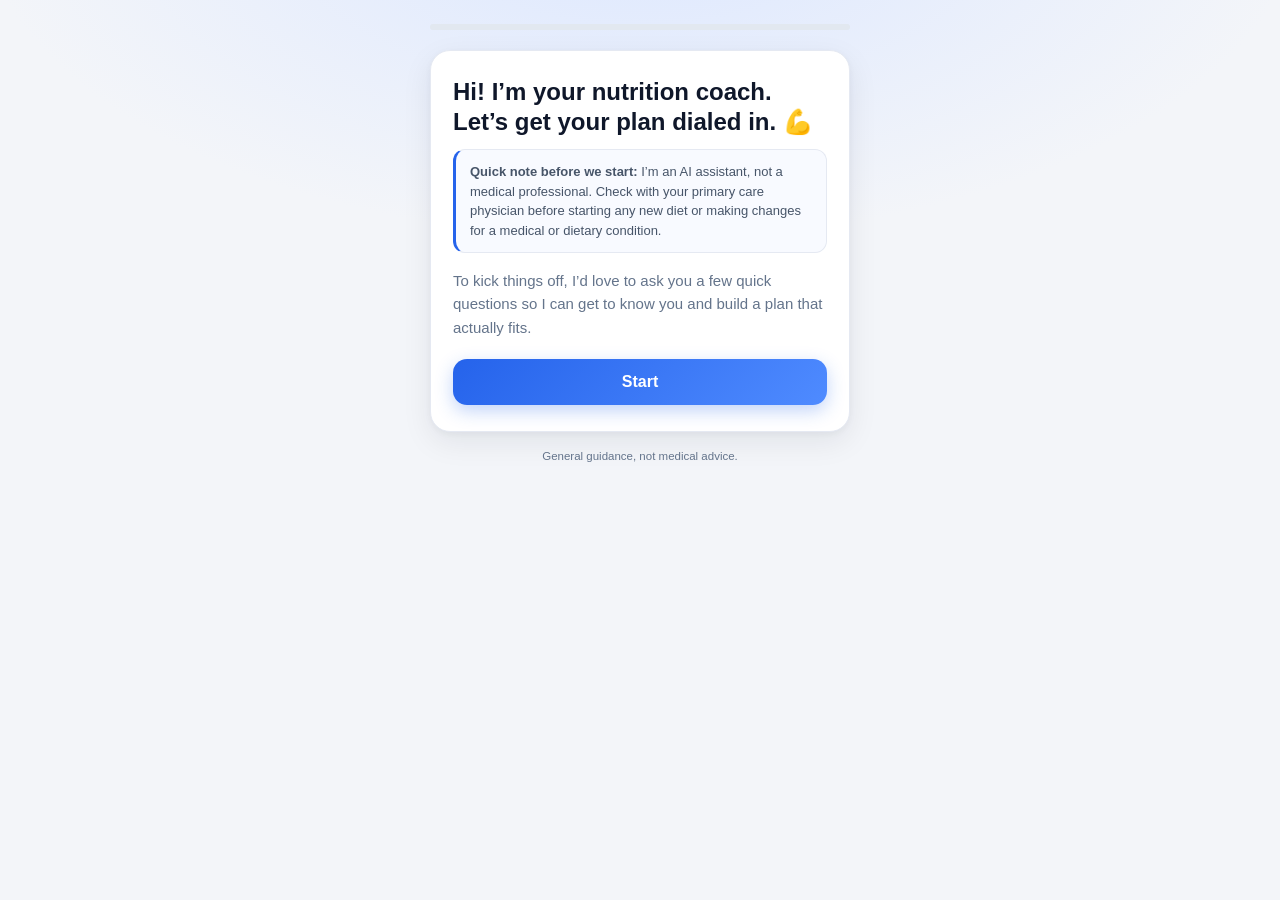
<file: calorie-tracker/setup-interview.html>
<!DOCTYPE html>
<html lang="en">
<head>
<meta charset="utf-8">
<meta name="viewport" content="width=device-width, initial-scale=1">
<title>Nutrition Coach — Setup</title>
<style>
  :root{
    --accent:#2563EB; --accent2:#4F8BFF;
    --bg:#F3F5F9; --card:#FFFFFF; --ink:#0F172A; --muted:#64748B;
    --line:#E5E9F2; --radius:20px;
  }
  *{box-sizing:border-box}
  html,body{margin:0;padding:0}
  body{
    font-family:-apple-system,BlinkMacSystemFont,"Segoe UI",Inter,Roboto,Helvetica,Arial,sans-serif;
    background:radial-gradient(1200px 600px at 50% -10%,#DCE7FF 0%,var(--bg) 55%);
    color:var(--ink); min-height:100vh; display:flex; justify-content:center; padding:24px 12px 48px;
  }
  .phone{width:100%; max-width:420px}
  .progress{height:6px;background:#E2E8F0;border-radius:99px;overflow:hidden;margin-bottom:20px}
  .progress > div{height:100%;width:0;border-radius:99px;background:linear-gradient(90deg,var(--accent),var(--accent2));transition:width .35s cubic-bezier(.4,0,.2,1)}
  .card{
    background:var(--card); border:1px solid var(--line); border-radius:var(--radius);
    box-shadow:0 10px 30px rgba(15,23,42,.08),0 2px 6px rgba(15,23,42,.04);
    padding:26px 22px;
  }
  .step{font-size:12px;font-weight:700;letter-spacing:.08em;text-transform:uppercase;color:var(--accent);margin-bottom:10px}
  h1{font-size:24px;line-height:1.25;margin:0 0 12px}
  h2{font-size:21px;line-height:1.3;margin:0 0 6px}
  p{margin:0 0 14px;color:var(--muted);font-size:15px;line-height:1.55}
  .note{
    background:#F8FAFF;border:1px solid var(--line);border-left:3px solid var(--accent);
    border-radius:12px;padding:12px 14px;font-size:13px;color:#475569;line-height:1.5;margin:0 0 16px
  }
  .helper{font-size:13px;color:var(--muted);margin:-6px 0 14px}
  label{display:block;font-size:13px;font-weight:600;color:#334155;margin:0 0 6px}
  input,textarea,select{
    width:100%;font:inherit;font-size:16px;padding:13px 14px;border:1px solid var(--line);
    border-radius:14px;background:#FBFCFE;color:var(--ink);outline:none;transition:border-color .15s,box-shadow .15s
  }
  input:focus,textarea:focus,select:focus{border-color:var(--accent);box-shadow:0 0 0 4px rgba(37,99,235,.12)}
  textarea{min-height:96px;resize:vertical}
  .row{display:flex;gap:10px}
  .row > *{flex:1}
  .choices{display:flex;flex-direction:column;gap:10px;margin-bottom:18px}
  .choice{
    text-align:left;font:inherit;font-size:15px;font-weight:600;color:var(--ink);cursor:pointer;
    background:#FBFCFE;border:1px solid var(--line);border-radius:14px;padding:14px 16px;
    transition:all .15s
  }
  .choice small{display:block;font-weight:500;color:var(--muted);font-size:12.5px;margin-top:3px}
  .choice:hover{border-color:#C7D6F5;background:#F6F9FF}
  .choice[aria-pressed="true"]{border-color:var(--accent);background:#EEF4FF;box-shadow:0 0 0 3px rgba(37,99,235,.12)}
  .seg{display:flex;background:#EEF2F9;border-radius:12px;padding:3px;gap:3px}
  .seg button{
    flex:1;font:inherit;font-size:13px;font-weight:600;border:0;background:transparent;color:var(--muted);
    padding:8px 6px;border-radius:9px;cursor:pointer
  }
  .seg button[aria-pressed="true"]{background:#fff;color:var(--ink);box-shadow:0 1px 3px rgba(15,23,42,.12)}
  .actions{display:flex;gap:10px;margin-top:20px}
  .btn{
    flex:1;font:inherit;font-size:16px;font-weight:600;padding:14px 18px;border-radius:14px;border:0;cursor:pointer;
    background:linear-gradient(135deg,var(--accent),var(--accent2));color:#fff;
    box-shadow:0 6px 18px rgba(37,99,235,.28);transition:transform .12s,box-shadow .12s,opacity .12s
  }
  .btn:hover{box-shadow:0 8px 22px rgba(37,99,235,.34)}
  .btn:active{transform:translateY(1px)}
  .btn.ghost{background:#fff;color:#475569;border:1px solid var(--line);box-shadow:none;flex:0 0 92px}
  .btn[disabled]{opacity:.45;cursor:not-allowed;box-shadow:none}
  .err{color:#DC2626;font-size:13px;margin:8px 0 0;min-height:18px}
  .results h2{margin-bottom:14px}
  .hero{
    text-align:center;background:linear-gradient(135deg,var(--accent),var(--accent2));color:#fff;
    border-radius:18px;padding:22px 16px;margin-bottom:16px;box-shadow:0 10px 26px rgba(37,99,235,.28)
  }
  .hero .n{font-size:44px;font-weight:800;letter-spacing:-.02em;font-variant-numeric:tabular-nums;line-height:1}
  .hero .l{font-size:13px;opacity:.9;margin-top:6px;letter-spacing:.02em}
  .grid{display:grid;grid-template-columns:repeat(3,1fr);gap:10px;margin-bottom:16px}
  .stat{background:#FBFCFE;border:1px solid var(--line);border-radius:14px;padding:12px 10px;text-align:center}
  .stat .n{font-size:19px;font-weight:700;font-variant-numeric:tabular-nums}
  .stat .l{font-size:11.5px;color:var(--muted);margin-top:3px;text-transform:uppercase;letter-spacing:.05em}
  .lines{border:1px solid var(--line);border-radius:14px;overflow:hidden;margin-bottom:16px}
  .lines div{display:flex;justify-content:space-between;gap:12px;padding:11px 14px;font-size:14px;border-bottom:1px solid var(--line)}
  .lines div:last-child{border-bottom:0}
  .lines span:first-child{color:var(--muted)}
  .lines span:last-child{font-weight:600;font-variant-numeric:tabular-nums}
  details{border:1px solid var(--line);border-radius:14px;padding:12px 14px;margin-bottom:16px;background:#FBFCFE}
  summary{cursor:pointer;font-size:13.5px;font-weight:600;color:#334155}
  details p{font-size:13px;margin:10px 0 0}
  details ul{margin:8px 0 0;padding-left:18px;font-size:13px;color:var(--muted);line-height:1.6}
  pre{
    background:#0F172A;color:#E2E8F0;border-radius:14px;padding:16px;overflow:auto;max-height:340px;
    font-size:12px;line-height:1.55;white-space:pre-wrap;word-break:break-word;margin:0 0 12px
  }
  .next{background:#F8FAFF;border:1px solid var(--line);border-radius:14px;padding:14px 16px;font-size:14px;color:#334155}
  .next ol{margin:8px 0 0;padding-left:20px;line-height:1.65}
  .foot{text-align:center;font-size:11.5px;color:var(--muted);margin-top:16px;line-height:1.5}
</style>
</head>
<body>
<div class="phone">
  <div class="progress"><div id="bar"></div></div>
  <div class="card" id="screen"></div>
  <p class="foot">General guidance, not medical advice.</p>
</div>

<script>
/* ------------------------------------------------------------------ *
 * State
 * ------------------------------------------------------------------ */
var S = {
  name:'', age:'', sex:'', heightUnit:'ftin', ft:'', inch:'', cm:'',
  weightUnit:'lb', weight:'', goal:'', goalWeight:'', activity:'', pace:'', style:'', notes:''
};
var step = 0; // 0 = welcome, 1..11 = questions, 12 = results

var ACTIVITY = {
  sedentary:      {f:1.2,   label:'Sedentary',         hint:'Desk job, little planned exercise'},
  lightly:        {f:1.375, label:'Lightly active',    hint:'Light exercise 1–3 days a week'},
  moderately:     {f:1.55,  label:'Moderately active', hint:'Exercise 3–5 days a week'},
  very:           {f:1.725, label:'Very active',       hint:'Hard exercise 6–7 days a week'},
  athlete:        {f:1.9,   label:'Athlete',           hint:'Training twice a day or a physical job'}
};

/* ------------------------------------------------------------------ *
 * Helpers
 * ------------------------------------------------------------------ */
function el(html){ var d=document.createElement('div'); d.innerHTML=html.trim(); return d.firstChild; }
function n(v){ var x=parseFloat(v); return isFinite(x)?x:0; }
function round(x,d){ var m=Math.pow(10,d||0); return Math.round(x*m)/m; }
function lbs(){ return S.weightUnit==='kg' ? n(S.weight)*2.20462 : n(S.weight); }
function goalLbs(){ return S.weightUnit==='kg' ? n(S.goalWeight)*2.20462 : n(S.goalWeight); }
function kg(){ return lbs()/2.20462; }
function cm(){ return S.heightUnit==='cm' ? n(S.cm) : (n(S.ft)*12 + n(S.inch)) * 2.54; }
function today(){
  var d=new Date();
  return d.toLocaleDateString(undefined,{year:'numeric',month:'long',day:'numeric'});
}
function isoToday(){
  var d=new Date(), p=function(x){return (x<10?'0':'')+x;};
  return d.getFullYear()+'-'+p(d.getMonth()+1)+'-'+p(d.getDate());
}

/* ------------------------------------------------------------------ *
 * The plan math
 *   BMR  — Mifflin-St Jeor
 *   TDEE — standard activity multipliers
 *   Timeline — ~3,500 kcal per pound
 *   Protein / fat — common sports-nutrition guidelines
 * ------------------------------------------------------------------ */
function computePlan(){
  var w = lbs(), K = kg(), H = cm(), age = n(S.age);
  var bmr = S.sex === 'male'
    ? 10*K + 6.25*H - 5*age + 5
    : 10*K + 6.25*H - 5*age - 161;
  var tdee = bmr * ACTIVITY[S.activity].f;

  // ---- daily calorie target ----
  var target, floorCal = S.sex === 'male' ? 1500 : 1200, floored = false;
  if (S.goal === 'lose') {
    var deficit = {gentle:250, steady:400, aggressive:750}[S.pace];
    var maxDeficit = 0.01 * w * 3500 / 7;      // cap loss at ~1% bodyweight per week
    deficit = Math.min(deficit, maxDeficit);
    target = tdee - deficit;
    if (target < floorCal) { target = floorCal; floored = true; }
  } else if (S.goal === 'gain') {
    target = tdee + {gentle:250, steady:325, aggressive:400}[S.pace];
  } else {
    target = tdee;
  }
  target = Math.round(target/10)*10;

  // ---- macros ----
  var proteinPerLb = (S.goal === 'lose' || S.activity === 'athlete') ? 1.0 : 0.8;
  if (S.style === 'high-protein') proteinPerLb = Math.min(proteinPerLb + 0.1, 1.2);
  var protein = Math.round(w * proteinPerLb);
  var fat     = Math.round(w * 0.35);
  var carbs   = Math.round((target - protein*4 - fat*9) / 4);
  var styleNote = '';

  if (S.style === 'keto' || S.style === 'low-carb') {
    var capC = S.style === 'keto' ? 25 : Math.min(100, Math.max(0, carbs));
    if (carbs > capC) {
      var freed = (carbs - capC) * 4;          // calories moved out of carbs
      carbs = capC;
      fat  += Math.round(freed / 9);           // …and into fat
      styleNote = S.style === 'keto'
        ? 'Carbs held at 25 g for ketosis; the freed calories go to fat.'
        : 'Carbs capped at 100 g; the freed calories go to fat.';
    }
  }
  if (carbs < 0) {                              // very low target — trim fat, keep protein
    fat = Math.max(Math.round(w * 0.25), Math.round((target - protein*4) / 9));
    carbs = Math.max(0, Math.round((target - protein*4 - fat*9) / 4));
  }

  var waterL = round(w * 0.75 / 33.814, 1);     // ~0.75 oz per lb, shown in liters

  // ---- timeline (~3,500 kcal per pound) ----
  var timeline = null;
  if (S.goal !== 'maintain' && n(S.goalWeight) > 0) {
    var weeklyGap = Math.abs(tdee - target) * 7;
    var perWeek   = weeklyGap / 3500;
    if (perWeek > 0.05) {
      var weeks = Math.round(Math.abs(w - goalLbs()) / perWeek);
      // 2 decimals so the displayed pace stays consistent with the week count
      if (weeks > 0) timeline = {weeks:weeks, perWeek:round(perWeek,2), totalLbs:round(Math.abs(w-goalLbs()),1)};
    }
  }

  return {
    bmr:Math.round(bmr), tdee:Math.round(tdee), target:target, floored:floored,
    protein:protein, carbs:carbs, fat:fat, waterL:waterL,
    timeline:timeline, styleNote:styleNote, weightLbs:Math.round(w),
    goalWeightLbs:S.goalWeight ? Math.round(goalLbs()) : null
  };
}

/* ------------------------------------------------------------------ *
 * Questions
 * ------------------------------------------------------------------ */
var Q = [
  {key:'name',   title:"What should I call you?",            type:'text',   placeholder:'First name'},
  {key:'age',    title:"How old are you?",                   type:'number', placeholder:'Years', min:13, max:100},
  {key:'sex',    title:"What's your biological sex?",        type:'choice', helper:'Needed for the metabolic math — it changes the equation.',
                 options:[{v:'female',l:'Female'},{v:'male',l:'Male'}]},
  {key:'height', title:"How tall are you?",                  type:'height'},
  {key:'weight', title:"What do you weigh right now?",       type:'weight', helper:'A rough number is fine. Weigh yourself in the morning if you want to be precise.'},
  {key:'goal',   title:"What are you here to do?",           type:'choice',
                 options:[{v:'lose',l:'Lose weight'},{v:'maintain',l:'Maintain'},{v:'gain',l:'Gain weight'}]},
  {key:'goalWeight', title:"What weight are you aiming for?", type:'goalweight'},
  {key:'activity', title:"How active is a normal week?",     type:'choice',
                 options:Object.keys(ACTIVITY).map(function(k){return {v:k,l:ACTIVITY[k].label,s:ACTIVITY[k].hint};})},
  {key:'pace',   title:"How fast do you want results?",      type:'choice',
                 options:[
                   {v:'gentle',     l:'Gentle',     s:'Slow and very sustainable'},
                   {v:'steady',     l:'Steady',     s:'The sweet spot for most people'},
                   {v:'aggressive', l:'Aggressive', s:'Faster, and harder to stick to'}
                 ]},
  {key:'style',  title:"Any eating style you prefer?",       type:'choice',
                 options:[
                   {v:'none',l:'No preference'},{v:'high-protein',l:'High-protein'},
                   {v:'low-carb',l:'Low-carb'},{v:'keto',l:'Keto'},
                   {v:'vegetarian',l:'Vegetarian'},{v:'vegan',l:'Vegan'}
                 ]},
  {key:'notes',  title:"Anything I should avoid or know?",   type:'textarea', optional:true,
                 helper:'Allergies, foods you hate, health notes. Leave blank if nothing.'}
];

function visibleQuestions(){
  return Q.filter(function(q){ return !(q.key === 'goalWeight' && S.goal === 'maintain'); });
}

/* ------------------------------------------------------------------ *
 * Render
 * ------------------------------------------------------------------ */
var screen = document.getElementById('screen');
var bar    = document.getElementById('bar');

function setProgress(){
  var list = visibleQuestions();
  var pct = step === 0 ? 0 : step > list.length ? 100 : (step / (list.length + 1)) * 100;
  bar.style.width = pct + '%';
}

function render(){
  setProgress();
  screen.innerHTML = '';
  if (step === 0) return renderWelcome();
  var list = visibleQuestions();
  if (step > list.length) return renderResults();
  renderQuestion(list[step-1], step, list.length);
}

function renderWelcome(){
  screen.appendChild(el(
    '<div>' +
      '<h1>Hi! I’m your nutrition coach. Let’s get your plan dialed in. 💪</h1>' +
      '<div class="note"><strong>Quick note before we start:</strong> I’m an AI assistant, not a medical ' +
      'professional. Check with your primary care physician before starting any new diet or making changes ' +
      'for a medical or dietary condition.</div>' +
      '<p>To kick things off, I’d love to ask you a few quick questions so I can get to know you and ' +
      'build a plan that actually fits.</p>' +
      '<div class="actions"><button class="btn" id="start">Start</button></div>' +
    '</div>'
  ));
  document.getElementById('start').onclick = function(){ step = 1; render(); };
}

function renderQuestion(q, idx, total){
  var wrap = el('<div></div>');
  wrap.appendChild(el('<div class="step">Question ' + idx + ' of ' + total + '</div>'));
  wrap.appendChild(el('<h2>' + q.title + '</h2>'));
  if (q.helper) wrap.appendChild(el('<p class="helper">' + q.helper + '</p>'));

  var body = el('<div></div>');
  wrap.appendChild(body);
  var err = el('<p class="err"></p>');

  var advance = function(){
    var problem = validate(q);
    if (problem) { err.textContent = problem; return; }
    step++; render();
  };

  if (q.type === 'choice') {
    var choices = el('<div class="choices"></div>');
    q.options.forEach(function(o){
      var b = el('<button class="choice" aria-pressed="' + (S[q.key] === o.v) + '">' +
                 o.l + (o.s ? '<small>' + o.s + '</small>' : '') + '</button>');
      b.onclick = function(){
        S[q.key] = o.v;
        Array.prototype.forEach.call(choices.children, function(c){ c.setAttribute('aria-pressed','false'); });
        b.setAttribute('aria-pressed','true');
        err.textContent = '';
        setTimeout(function(){ step++; render(); }, 160);
      };
      choices.appendChild(b);
    });
    body.appendChild(choices);
  }

  if (q.type === 'text' || q.type === 'number') {
    var inp = el('<input type="' + (q.type === 'number' ? 'number' : 'text') + '" ' +
                 'placeholder="' + (q.placeholder||'') + '" value="' + (S[q.key]||'') + '">');
    inp.oninput = function(){ S[q.key] = inp.value; err.textContent = ''; };
    inp.onkeydown = function(e){ if (e.key === 'Enter') advance(); };
    body.appendChild(inp);
    setTimeout(function(){ inp.focus(); }, 30);
  }

  if (q.type === 'textarea') {
    var ta = el('<textarea placeholder="e.g. lactose intolerant, no shellfish">' + (S.notes||'') + '</textarea>');
    ta.oninput = function(){ S.notes = ta.value; };
    body.appendChild(ta);
  }

  if (q.type === 'height') {
    var seg = el('<div class="seg" style="margin-bottom:12px">' +
                 '<button data-u="ftin" aria-pressed="' + (S.heightUnit==='ftin') + '">ft / in</button>' +
                 '<button data-u="cm" aria-pressed="' + (S.heightUnit==='cm') + '">cm</button></div>');
    var fields = el('<div></div>');
    var drawH = function(){
      fields.innerHTML = '';
      if (S.heightUnit === 'ftin') {
        var r = el('<div class="row"></div>');
        var f = el('<div><label>Feet</label><input type="number" value="' + (S.ft||'') + '" placeholder="5"></div>');
        var i = el('<div><label>Inches</label><input type="number" value="' + (S.inch||'') + '" placeholder="9"></div>');
        f.querySelector('input').oninput = function(e){ S.ft = e.target.value; err.textContent=''; };
        i.querySelector('input').oninput = function(e){ S.inch = e.target.value; err.textContent=''; };
        r.appendChild(f); r.appendChild(i); fields.appendChild(r);
      } else {
        var c = el('<div><label>Centimeters</label><input type="number" value="' + (S.cm||'') + '" placeholder="175"></div>');
        c.querySelector('input').oninput = function(e){ S.cm = e.target.value; err.textContent=''; };
        fields.appendChild(c);
      }
    };
    Array.prototype.forEach.call(seg.children, function(b){
      b.onclick = function(){
        S.heightUnit = b.dataset.u;
        Array.prototype.forEach.call(seg.children, function(x){ x.setAttribute('aria-pressed', String(x === b)); });
        drawH();
      };
    });
    drawH();
    body.appendChild(seg); body.appendChild(fields);
  }

  if (q.type === 'weight' || q.type === 'goalweight') {
    var isGoal = q.type === 'goalweight';
    var key = isGoal ? 'goalWeight' : 'weight';
    if (isGoal) {
      body.appendChild(el('<p class="helper">You’re currently at ' + (S.weight||'?') + ' ' + S.weightUnit +
        '. Pick something you’d be happy holding.</p>'));
    }
    var wseg = el('<div class="seg" style="margin-bottom:12px">' +
                  '<button data-u="lb" aria-pressed="' + (S.weightUnit==='lb') + '">lb</button>' +
                  '<button data-u="kg" aria-pressed="' + (S.weightUnit==='kg') + '">kg</button></div>');
    var winp = el('<input type="number" placeholder="' + (S.weightUnit==='kg'?'75':'165') + '" value="' + (S[key]||'') + '">');
    winp.oninput = function(){ S[key] = winp.value; err.textContent = ''; };
    winp.onkeydown = function(e){ if (e.key === 'Enter') advance(); };
    Array.prototype.forEach.call(wseg.children, function(b){
      b.onclick = function(){
        S.weightUnit = b.dataset.u;
        Array.prototype.forEach.call(wseg.children, function(x){ x.setAttribute('aria-pressed', String(x === b)); });
        winp.placeholder = S.weightUnit === 'kg' ? '75' : '165';
      };
    });
    body.appendChild(wseg); body.appendChild(winp);
    setTimeout(function(){ winp.focus(); }, 30);
  }

  wrap.appendChild(err);

  var actions = el('<div class="actions"></div>');
  var back = el('<button class="btn ghost">Back</button>');
  back.onclick = function(){ step--; render(); };
  actions.appendChild(back);

  if (q.type !== 'choice') {
    var next = el('<button class="btn">' + (idx === total ? 'See my plan' : 'Next') + '</button>');
    next.onclick = advance;
    actions.appendChild(next);
  } else {
    actions.appendChild(el('<div style="flex:1"></div>'));
  }
  wrap.appendChild(actions);
  screen.appendChild(wrap);
}

function validate(q){
  if (q.optional) return '';
  if (q.type === 'text')   return S[q.key].trim() ? '' : 'Please fill this in.';
  if (q.type === 'number') {
    var v = n(S[q.key]);
    if (!v) return 'Please enter a number.';
    if (q.min && v < q.min) return 'That looks too low — please double-check.';
    if (q.max && v > q.max) return 'That looks too high — please double-check.';
    return '';
  }
  if (q.type === 'choice') return S[q.key] ? '' : 'Pick one to continue.';
  if (q.type === 'height') return cm() > 90 && cm() < 250 ? '' : 'Please enter a valid height.';
  if (q.type === 'weight') return lbs() > 60 && lbs() < 700 ? '' : 'Please enter a valid weight.';
  if (q.type === 'goalweight') {
    if (!n(S.goalWeight)) return 'Please enter a goal weight.';
    if (S.goal === 'lose' && goalLbs() >= lbs()) return 'Your goal should be below your current weight.';
    if (S.goal === 'gain' && goalLbs() <= lbs()) return 'Your goal should be above your current weight.';
    return '';
  }
  return '';
}

/* ------------------------------------------------------------------ *
 * Results
 * ------------------------------------------------------------------ */
function renderResults(){
  var p = computePlan();
  var unit = S.weightUnit;
  var goalLine = S.goal === 'maintain'
    ? 'Maintain ' + S.weight + ' ' + unit
    : (S.goal === 'lose' ? 'Lose' : 'Gain') + ' — from ' + S.weight + ' to ' + S.goalWeight + ' ' + unit;

  var safety = S.goal === 'lose'
    ? 'This pace keeps you under about 1% of bodyweight per week, which protects muscle and keeps the plan livable.'
    : S.goal === 'gain'
      ? 'A modest surplus adds size steadily without piling on extra fat.'
      : 'Eating at maintenance holds your weight steady while you keep training.';

  var html =
    '<div class="results">' +
      '<div class="step">Your plan</div>' +
      '<h2>Nice work, ' + (S.name || 'friend') + '. Here’s the plan.</h2>' +
      '<p>' + goalLine + ' · ' + ACTIVITY[S.activity].label.toLowerCase() + ' · ' + S.pace + ' pace</p>' +
      '<div class="hero"><div class="n">' + p.target.toLocaleString() + '</div>' +
        '<div class="l">calories a day</div></div>' +
      '<div class="grid">' +
        '<div class="stat"><div class="n">' + p.protein + 'g</div><div class="l">Protein</div></div>' +
        '<div class="stat"><div class="n">' + p.carbs + 'g</div><div class="l">Carbs</div></div>' +
        '<div class="stat"><div class="n">' + p.fat + 'g</div><div class="l">Fat</div></div>' +
      '</div>' +
      '<div class="lines">' +
        '<div><span>BMR — what you burn at rest</span><span>' + p.bmr.toLocaleString() + ' cal</span></div>' +
        '<div><span>TDEE — what you burn in a day</span><span>' + p.tdee.toLocaleString() + ' cal</span></div>' +
        '<div><span>Daily target</span><span>' + p.target.toLocaleString() + ' cal</span></div>' +
        '<div><span>Water</span><span>' + p.waterL + ' L</span></div>' +
        (p.timeline
          ? '<div><span>Estimated timeline</span><span>~' + p.timeline.weeks + ' weeks</span></div>' +
            '<div><span>Expected pace</span><span>' + p.timeline.perWeek + ' lb / week</span></div>'
          : '') +
      '</div>' +
      (p.floored ? '<div class="note">Your target was raised to the safe floor of ' +
        (S.sex === 'male' ? '1,500' : '1,200') + ' calories a day. Going lower isn’t worth it.</div>' : '') +
      (p.styleNote ? '<div class="note">' + p.styleNote + '</div>' : '') +
      '<p>' + safety + '</p>' +
      '<details><summary>Methodology</summary>' +
        '<ul>' +
          '<li>BMR: Mifflin-St Jeor equation</li>' +
          '<li>TDEE: BMR × standard activity multiplier (' + ACTIVITY[S.activity].f + ')</li>' +
          '<li>Timeline: ~3,500 kcal per pound of bodyweight</li>' +
          '<li>Protein &amp; fat: common sports-nutrition guidelines ' +
              '(' + ((S.goal==='lose'||S.activity==='athlete')?'1.0':'0.8') + ' g/lb protein, 0.35 g/lb fat)</li>' +
          '<li>Water: ~0.75 oz per lb of bodyweight</li>' +
        '</ul>' +
      '</details>' +
      '<div class="note">This is general guidance, not medical advice.</div>' +
      '<div class="actions">' +
        '<button class="btn ghost" id="adjust">Adjust</button>' +
        '<button class="btn" id="confirm">Looks good</button>' +
      '</div>' +
      '<div id="after"></div>' +
    '</div>';

  screen.appendChild(el(html));
  document.getElementById('adjust').onclick = function(){ step = 1; render(); };
  document.getElementById('confirm').onclick = function(){ renderInstructions(p); };
}

function renderInstructions(p){
  var after = document.getElementById('after');
  after.innerHTML = '';
  var text = buildInstructions(p);
  var block = el(
    '<div style="margin-top:22px">' +
      '<div class="step">Project instructions</div>' +
      '<p>Copy this whole block — it becomes your tracker’s brain.</p>' +
      '<pre id="instr"></pre>' +
      '<div class="actions" style="margin-top:0"><button class="btn" id="copy">Copy the whole block</button></div>' +
      '<div class="next" style="margin-top:16px"><strong>Next steps</strong>' +
        '<ol>' +
          '<li>Copy the whole block above.</li>' +
          '<li>Open this project’s settings and paste it into the <strong>Project instructions</strong> box. ' +
              'That’s the project’s instructions field — <em>not</em> a chat message. Save it.</li>' +
          '<li>Then start a new chat inside this project and send: <strong>Build my tracker</strong></li>' +
          '<li>After it builds, just log your meals in that same chat and it’ll keep your one tracker updated.</li>' +
        '</ol>' +
      '</div>' +
    '</div>'
  );
  after.appendChild(block);
  document.getElementById('instr').textContent = text;
  document.getElementById('copy').onclick = function(){
    var btn = document.getElementById('copy');
    var done = function(){ btn.textContent = 'Copied ✓'; setTimeout(function(){ btn.textContent = 'Copy the whole block'; }, 1800); };
    if (navigator.clipboard) navigator.clipboard.writeText(text).then(done, fallback);
    else fallback();
    function fallback(){
      var ta = document.createElement('textarea');
      ta.value = text; document.body.appendChild(ta); ta.select();
      try { document.execCommand('copy'); done(); } catch(e){ btn.textContent = 'Select the text above to copy'; }
      document.body.removeChild(ta);
    }
  };
  block.scrollIntoView({behavior:'smooth', block:'start'});
}

function buildInstructions(p){
  var goalLine = S.goal === 'maintain'
    ? 'maintain (holding at ' + S.weight + ' ' + S.weightUnit + ')'
    : S.goal + ' (from ' + S.weight + ' ' + S.weightUnit + ' toward ' + S.goalWeight + ' ' + S.weightUnit + ')';

  return [
"You are my daily nutrition coach and persistent calorie tracker.",
"",
"DISCLAIMER (show on the tracker footer): I'm an AI assistant, not a medical professional. Check with your primary care physician before starting any new diet.",
"",
"MY PLAN (calculated " + today() + "):",
"- Goal: " + goalLine,
"- Daily calories: " + p.target,
"- Protein: " + p.protein + "g  | Carbs: " + p.carbs + "g  | Fat: " + p.fat + "g  | Water: " + p.waterL + "L",
(S.notes ? "- Notes: " + S.notes : "- Notes: none"),
(S.style && S.style !== 'none' ? "- Eating style: " + S.style : "- Eating style: no preference"),
"",
"HOW THIS WORKS (read carefully):",
"- There is ONE tracker artifact for this entire chat. Every time I log, you EDIT that same artifact in place (a new version of it). You must NEVER create a second artifact. If ever unsure, edit the existing one.",
"- YOU are the source of truth for my food log. Keep a running list in this conversation of every item I log, with its date, meal, calories, and macros. Each time I log, rebuild the tracker with the FULL current list embedded in it.",
"- The tracker initializes its data from the list you embed (this is authoritative). It writes to localStorage only so a manual page refresh keeps the latest version. Your embedded list always wins.",
"- I log two ways: (1) text, e.g. \"log lunch: chicken bowl, banana\"; (2) photo, I attach a picture and say \"log this as dinner.\" Analyze it (use your vision model for photos), show a quick itemized breakdown in chat, then update the tracker.",
"- Be decisive. One best number per item, not a range. If a photo is ambiguous, assume reasonably and say so in one line.",
"",
"FOOD ESTIMATE ACCURACY:",
"- Common whole foods and obvious items: estimate instantly from standard reference (USDA-style) values. Keep logging fast.",
"- Branded, packaged, or restaurant items, or anything you're genuinely unsure about: do a quick web search to ground the numbers in a reliable public source (USDA FoodData Central, the brand's published nutrition info), then log them and note the source in one short line.",
"- If I say \"look it up\" or \"verify,\" web-search the item regardless and show the source.",
"- Never stall on a failed search. If it doesn't return clean data, fall back to your best reference estimate and say so in one line.",
"",
"TRACKER SPEC (one artifact, multi-day, premium iOS health-app look):",
"- Wrapped in a realistic phone-frame device mockup (rounded bezel, dynamic-island notch, thin status bar with time + battery, drop shadow) on a subtle gradient backdrop, about 400px wide, so it reads as a real mobile app.",
"- Light/dark mode toggle (sun/moon icon) in the header; default to system preference and remember the choice. Dark mode: near-black background (#0B0B0F), elevated cards (#1A1A1F), white/gray text, hairline borders, glowing blue accent. Light mode: clean white/black.",
"- Accent: blue gradient #2563EB to #4F8BFF. Macro colors: protein #2563EB, carbs #14B8A6, fat #F59E0B.",
"- Calories (hero): large circular progress ring with a soft glow, big bold number centered (tabular-nums, tight tracking), \"of X cal\" and \"X left\" beneath, gradient stroke with rounded caps, animated count-up on change.",
"- Macros: three rings, color-coded as above, grams vs target, subtle fill animation.",
"- Water row: + / - tappable with a water-drop icon, fill bar to target.",
"- 7-day history: clean bar chart of daily calories vs target, last 7 days, weekday labels.",
"- Diary grouped Breakfast / Lunch / Dinner / Snacks with small line icons and colored dots; each item shows name, serving, calories, macros; deletable with an X.",
"- Header: large \"Today,\" lighter date beneath, Prev/Today/Next as a segmented pill control.",
"- Extra depth: subtle card gradients/borders, smooth transitions throughout, generous spacing. Premium, not busy.",
"- The artifact knows today's real date via JavaScript and auto-starts a fresh day when the date changes; past days kept in history.",
"- Data initializes from the embedded list you maintain (authoritative); mirror to localStorage so a refresh survives.",
"- Save/Restore collapsed into an expandable \"Backup & Restore\" row (chevron), collapsed by default, revealing Copy save code + paste field + Restore.",
"- A small footer line showing the disclaimer.",
"- No placeholder buttons. Everything works.",
"",
"END OF DAY: when I say \"wrap the day,\" give me a one-line totals summary and my current Save code.",
"TONE: direct, encouraging, no fluff."
  ].join('\n');
}

render();
</script>
</body>
</html>
</file>
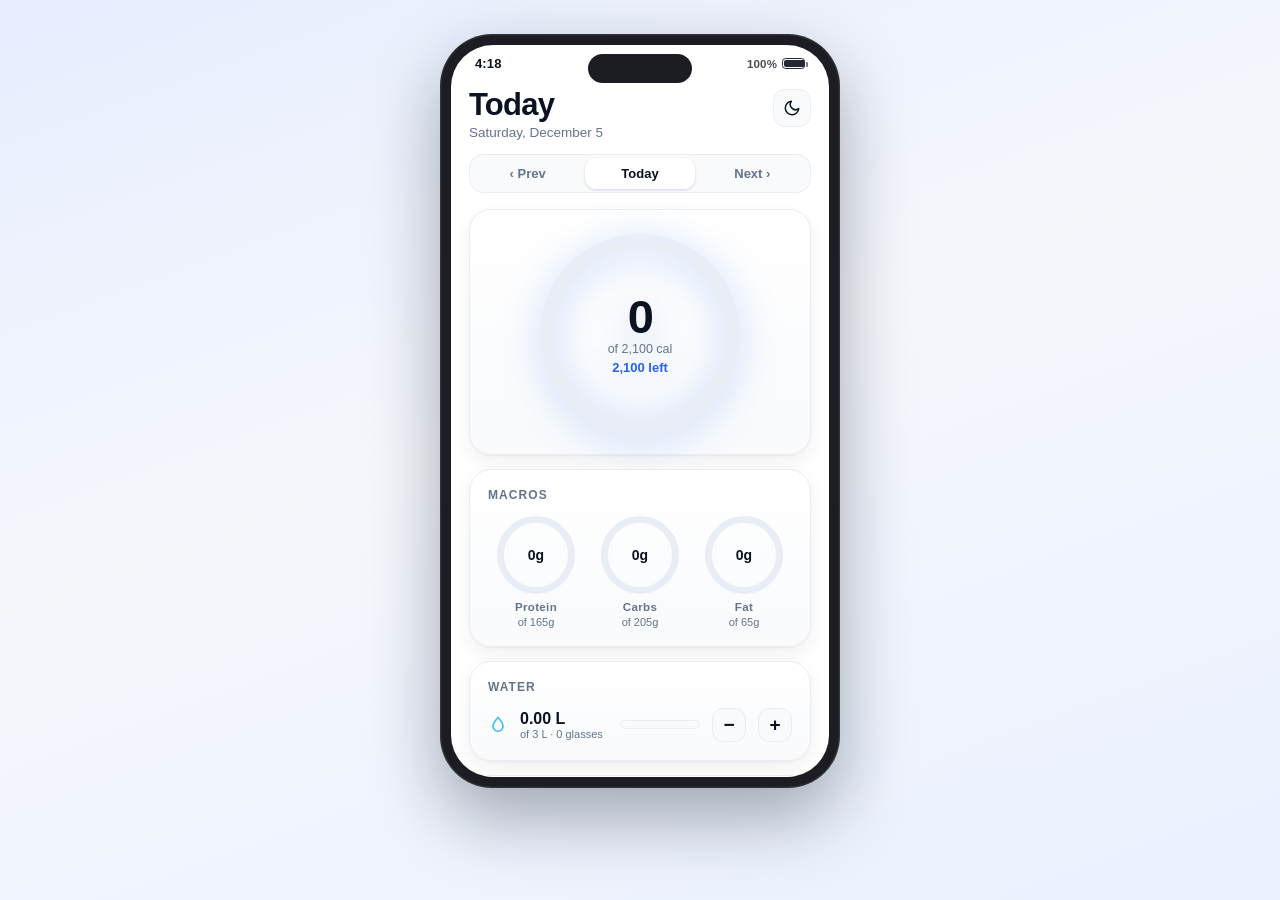
<file: calorie-tracker/tracker.html>
<!DOCTYPE html>
<html lang="en">
<head>
<meta charset="utf-8">
<meta name="viewport" content="width=device-width, initial-scale=1, viewport-fit=cover">
<title>Macro Tracker</title>
<meta name="description" content="Personal calorie and macro tracker — calorie ring, macros, water, and a food diary.">
<link rel="manifest" href="manifest.webmanifest">
<meta name="theme-color" content="#2563EB" media="(prefers-color-scheme: light)">
<meta name="theme-color" content="#0B0B0F" media="(prefers-color-scheme: dark)">
<link rel="icon" type="image/webp" href="icon-192.webp" sizes="192x192">
<link rel="icon" type="image/png" href="apple-touch-icon.png" sizes="180x180">
<link rel="apple-touch-icon" href="apple-touch-icon.png">
<meta name="mobile-web-app-capable" content="yes">
<meta name="apple-mobile-web-app-capable" content="yes">
<meta name="apple-mobile-web-app-status-bar-style" content="black-translucent">
<meta name="apple-mobile-web-app-title" content="Macros">
<style>
  :root{
    --accent:#2563EB; --accent2:#4F8BFF;
    --protein:#2563EB; --carbs:#14B8A6; --fat:#F59E0B; --water:#38BDF8;
    --bg:#FFFFFF; --card:#FFFFFF; --card2:#F8FAFC; --ink:#0B1220; --muted:#64748B;
    --line:#E9EDF5; --shadow:0 1px 2px rgba(15,23,42,.05),0 8px 20px rgba(15,23,42,.06);
    --page:linear-gradient(160deg,#E7EEFF 0%,#F5F7FB 45%,#EAF1FF 100%);
    --bezel:#1B1D22; --frame-shadow:0 30px 70px rgba(15,23,42,.35);
  }
  html[data-theme="dark"]{
    --bg:#0B0B0F; --card:#1A1A1F; --card2:#141419; --ink:#F5F7FA; --muted:#9AA3B2;
    --line:#26262E; --shadow:0 1px 2px rgba(0,0,0,.6),0 10px 26px rgba(0,0,0,.45);
    --page:linear-gradient(160deg,#0D1220 0%,#08080C 50%,#0C1122 100%);
    --bezel:#0A0A0C; --frame-shadow:0 30px 70px rgba(0,0,0,.7);
  }
  *{box-sizing:border-box;-webkit-tap-highlight-color:transparent}
  html,body{margin:0;padding:0}
  body{
    font-family:-apple-system,BlinkMacSystemFont,"SF Pro Text","Segoe UI",Inter,Roboto,Helvetica,Arial,sans-serif;
    background:var(--page); color:var(--ink); min-height:100vh;
    display:flex; align-items:flex-start; justify-content:center; padding:34px 12px;
    transition:background .3s ease,color .3s ease;
  }

  /* ---------- phone frame ---------- */
  .device{width:400px;max-width:100%;background:var(--bezel);border-radius:52px;padding:11px;
    box-shadow:var(--frame-shadow),inset 0 0 0 1.5px rgba(255,255,255,.09)}
  .glass{background:var(--bg);border-radius:42px;overflow:hidden;position:relative;transition:background .3s ease}
  .statusbar{display:flex;align-items:center;justify-content:space-between;padding:11px 24px 4px;
    font-size:13px;font-weight:600;letter-spacing:.01em;position:relative;z-index:2}
  .island{position:absolute;top:9px;left:50%;transform:translateX(-50%);width:104px;height:29px;
    background:var(--bezel);border-radius:20px;z-index:3}
  html[data-theme="light"] .statusbar,html:not([data-theme="dark"]) .statusbar{color:#0B1220}
  .batt{display:flex;align-items:center;gap:5px}
  .batt .shell{width:23px;height:11.5px;border:1.4px solid currentColor;border-radius:3.5px;position:relative;opacity:.9}
  .batt .shell::after{content:"";position:absolute;right:-3.5px;top:3px;width:2px;height:5px;background:currentColor;border-radius:0 1px 1px 0;opacity:.6}
  .batt .fill{position:absolute;left:1.2px;top:1.2px;bottom:1.2px;width:68%;background:currentColor;border-radius:2px}
  .app{padding:6px 18px 22px;max-height:78vh;overflow-y:auto;scrollbar-width:thin}
  .app::-webkit-scrollbar{width:0}

  /* ---------- header ---------- */
  header{display:flex;align-items:flex-start;justify-content:space-between;margin:8px 0 14px}
  h1{font-size:31px;font-weight:800;letter-spacing:-.025em;margin:0;line-height:1.05}
  .date{font-size:13.5px;color:var(--muted);margin-top:3px;font-weight:500}
  .iconbtn{width:38px;height:38px;border-radius:12px;border:1px solid var(--line);background:var(--card2);
    color:var(--ink);display:flex;align-items:center;justify-content:center;cursor:pointer;transition:all .2s}
  .iconbtn:hover{border-color:var(--accent);color:var(--accent)}
  .seg{display:flex;background:var(--card2);border:1px solid var(--line);border-radius:14px;padding:3px;gap:3px;margin-bottom:16px}
  .seg button{flex:1;font:inherit;font-size:13px;font-weight:600;border:0;background:transparent;color:var(--muted);
    padding:8px 4px;border-radius:11px;cursor:pointer;transition:all .18s}
  .seg button:hover{color:var(--ink)}
  .seg button.on{background:var(--card);color:var(--ink);box-shadow:0 1px 3px rgba(15,23,42,.16)}
  html[data-theme="dark"] .seg button.on{background:#2A2A33}

  /* ---------- cards ---------- */
  .card{background:linear-gradient(180deg,var(--card) 0%,var(--card2) 100%);
    border:1px solid var(--line);border-radius:22px;box-shadow:var(--shadow);padding:18px;margin-bottom:14px}
  .card h3{margin:0 0 14px;font-size:12px;font-weight:700;letter-spacing:.09em;text-transform:uppercase;color:var(--muted)}

  /* ---------- hero ring ---------- */
  .hero{display:flex;flex-direction:column;align-items:center;padding:24px 18px 20px}
  .ringwrap{position:relative;width:200px;height:200px;filter:drop-shadow(0 6px 18px rgba(37,99,235,.28))}
  .ringwrap svg{transform:rotate(-90deg)}
  .ringtext{position:absolute;inset:0;display:flex;flex-direction:column;align-items:center;justify-content:center;gap:2px}
  .kcal{font-size:47px;font-weight:800;letter-spacing:-.04em;font-variant-numeric:tabular-nums;line-height:1}
  .kcal-sub{font-size:12.5px;color:var(--muted);font-weight:500}
  .kcal-left{font-size:13px;font-weight:700;color:var(--accent);margin-top:2px}
  .over{color:var(--fat)!important}

  /* ---------- macro rings ---------- */
  .macros{display:grid;grid-template-columns:repeat(3,1fr);gap:8px}
  .macro{display:flex;flex-direction:column;align-items:center;gap:7px}
  .macro .mw{position:relative;width:78px;height:78px}
  .macro .mw svg{transform:rotate(-90deg)}
  .macro .mv{position:absolute;inset:0;display:flex;align-items:center;justify-content:center;
    font-size:14px;font-weight:700;font-variant-numeric:tabular-nums}
  .macro .ml{font-size:11.5px;color:var(--muted);font-weight:600;letter-spacing:.03em}
  .macro .mt{font-size:11px;color:var(--muted);font-variant-numeric:tabular-nums;margin-top:-4px}

  /* ---------- water ---------- */
  .waterrow{display:flex;align-items:center;gap:12px}
  .waterrow .amt{font-size:16px;font-weight:700;font-variant-numeric:tabular-nums;min-width:88px}
  .waterrow .amt small{display:block;font-size:11px;color:var(--muted);font-weight:500}
  .wbar{flex:1;height:9px;border-radius:99px;background:var(--card2);border:1px solid var(--line);overflow:hidden}
  .wbar > div{height:100%;border-radius:99px;background:linear-gradient(90deg,#38BDF8,#0EA5E9);transition:width .45s cubic-bezier(.4,0,.2,1)}
  .pm{width:34px;height:34px;border-radius:11px;border:1px solid var(--line);background:var(--card2);
    color:var(--ink);font-size:19px;font-weight:600;line-height:1;cursor:pointer;transition:all .18s;display:flex;align-items:center;justify-content:center}
  .pm:hover{border-color:var(--water);color:var(--water)}

  /* ---------- chart ---------- */
  .chart{position:relative}
  .track{display:flex;align-items:flex-end;gap:7px;height:96px}
  .bar{flex:1;height:100%;display:flex;align-items:flex-end;justify-content:center;cursor:pointer}
  .bar .col{width:100%;max-width:26px;border-radius:7px 7px 4px 4px;background:linear-gradient(180deg,var(--accent2),var(--accent));
    transition:height .5s cubic-bezier(.4,0,.2,1);min-height:3px}
  .bar.overt .col{background:linear-gradient(180deg,#FBBF24,var(--fat))}
  .bar.empty .col{background:var(--line)}
  .bar.sel .col{outline:2px solid var(--accent);outline-offset:2px}
  .days{display:flex;gap:7px;margin-top:8px}
  .days span{flex:1;text-align:center;font-size:10.5px;color:var(--muted);font-weight:600}
  .tline{position:absolute;left:0;right:0;border-top:1px dashed var(--line);pointer-events:none}
  .tline span{position:absolute;right:0;top:-14px;font-size:9.5px;color:var(--muted);background:var(--card);padding:0 3px}

  /* ---------- diary ---------- */
  .meal{margin-bottom:14px}
  .meal:last-child{margin-bottom:0}
  .mhead{display:flex;align-items:center;gap:8px;margin-bottom:8px}
  .mhead .dot{width:7px;height:7px;border-radius:99px}
  .mhead .nm{font-size:13.5px;font-weight:700;letter-spacing:.01em}
  .mhead .cal{margin-left:auto;font-size:12.5px;color:var(--muted);font-variant-numeric:tabular-nums;font-weight:600}
  .item{display:flex;align-items:center;gap:10px;padding:10px 12px;border:1px solid var(--line);
    border-radius:14px;background:var(--card2);margin-bottom:7px;transition:all .18s}
  .item:hover{border-color:#C7D6F5}
  .item .txt{flex:1;min-width:0}
  .item .n{font-size:14px;font-weight:600;white-space:nowrap;overflow:hidden;text-overflow:ellipsis}
  .item .m{font-size:11.5px;color:var(--muted);margin-top:2px;font-variant-numeric:tabular-nums}
  .item .c{font-size:14px;font-weight:700;font-variant-numeric:tabular-nums}
  .x{width:22px;height:22px;border-radius:99px;border:1px solid var(--line);background:transparent;color:var(--muted);
    font-size:13px;line-height:1;cursor:pointer;display:flex;align-items:center;justify-content:center;transition:all .18s;flex:0 0 auto}
  .x:hover{border-color:#EF4444;color:#EF4444}
  .empty-msg{font-size:13px;color:var(--muted);text-align:center;padding:14px 0}

  /* ---------- log food ---------- */
  .logcard textarea{width:100%;font:inherit;font-size:15px;padding:13px 14px;border:1px solid var(--line);
    border-radius:15px;background:var(--bg);color:var(--ink);outline:none;resize:vertical;min-height:74px;
    transition:border-color .15s,box-shadow .15s}
  .logcard textarea:focus{border-color:var(--accent);box-shadow:0 0 0 3px rgba(37,99,235,.14)}
  .logrow{display:flex;gap:8px;margin-top:10px;align-items:center}
  .logrow .go{flex:1;font:inherit;font-size:15px;font-weight:600;padding:12px;border-radius:13px;border:0;cursor:pointer;
    background:linear-gradient(135deg,var(--accent),var(--accent2));color:#fff;box-shadow:0 5px 14px rgba(37,99,235,.3);
    display:flex;align-items:center;justify-content:center;gap:8px}
  .logrow .go[disabled]{opacity:.6;cursor:default}
  .photo{width:46px;height:46px;flex:0 0 auto;border-radius:13px;border:1px solid var(--line);background:var(--card2);
    color:var(--muted);cursor:pointer;display:flex;align-items:center;justify-content:center;transition:all .18s;padding:0;overflow:hidden}
  .photo:hover{border-color:var(--accent);color:var(--accent)}
  .photo img{width:100%;height:100%;object-fit:cover}
  .photo.has{border-color:var(--accent)}
  .spin{width:15px;height:15px;border:2px solid rgba(255,255,255,.35);border-top-color:#fff;border-radius:99px;
    animation:sp .7s linear infinite}
  @keyframes sp{to{transform:rotate(360deg)}}
  @media (prefers-reduced-motion:reduce){.spin{animation-duration:2s}}
  .aimsg{font-size:12px;line-height:1.5;margin:10px 0 0;padding:9px 11px;border-radius:11px;
    background:var(--card2);border:1px solid var(--line);color:var(--muted)}
  .aimsg.bad{border-color:#EF4444;color:#EF4444}
  .aimsg b{color:var(--ink);font-weight:600}
  .manual{width:100%;font:inherit;font-size:13px;font-weight:600;padding:10px;border-radius:12px;border:1px dashed var(--line);
    background:transparent;color:var(--muted);cursor:pointer;transition:all .18s;margin-top:10px}
  .manual:hover{border-color:var(--accent);color:var(--accent)}
  .form{display:none;flex-direction:column;gap:9px;margin-top:10px}
  .form.on{display:flex}
  .form input,.form select{width:100%;font:inherit;font-size:14px;padding:11px 12px;border:1px solid var(--line);
    border-radius:12px;background:var(--bg);color:var(--ink);outline:none}
  .form input:focus,.form select:focus{border-color:var(--accent);box-shadow:0 0 0 3px rgba(37,99,235,.14)}
  .form .r{display:flex;gap:8px}
  .form .r > *{flex:1;min-width:0}
  .save{font:inherit;font-size:15px;font-weight:600;padding:12px;border-radius:13px;border:0;cursor:pointer;
    background:linear-gradient(135deg,var(--accent),var(--accent2));color:#fff;box-shadow:0 5px 14px rgba(37,99,235,.3)}

  /* ---------- backup ---------- */
  .exp{width:100%;display:flex;align-items:center;gap:9px;font:inherit;font-size:13.5px;font-weight:600;color:var(--ink);
    background:transparent;border:0;padding:2px 0;cursor:pointer}
  .exp .chev{margin-left:auto;color:var(--muted);transition:transform .25s}
  .exp.on .chev{transform:rotate(90deg)}
  .panel{display:none;padding-top:14px}
  .panel.on{display:block}
  .panel textarea{width:100%;font:inherit;font-size:11.5px;font-family:ui-monospace,SFMono-Regular,Menlo,monospace;
    padding:10px;border:1px solid var(--line);border-radius:12px;background:var(--bg);color:var(--ink);
    min-height:70px;resize:vertical;outline:none;word-break:break-all}
  .panel .btns{display:flex;gap:8px;margin-top:9px}
  .panel .btns button{flex:1;font:inherit;font-size:13.5px;font-weight:600;padding:11px;border-radius:12px;
    border:1px solid var(--line);background:var(--card2);color:var(--ink);cursor:pointer;transition:all .18s}
  .panel .btns button:hover{border-color:var(--accent);color:var(--accent)}
  .hint{font-size:11.5px;color:var(--muted);margin:9px 0 0;line-height:1.5}

  /* ---------- install prompt ---------- */
  .install{display:flex;align-items:center;gap:12px}
  .install .ic{width:38px;height:38px;border-radius:11px;flex:0 0 auto;
    background:linear-gradient(135deg,var(--accent),var(--accent2));display:flex;align-items:center;justify-content:center;color:#fff}
  .install .tx{flex:1;min-width:0}
  .install .tx b{display:block;font-size:14px}
  .install .tx span{font-size:11.5px;color:var(--muted);line-height:1.45;display:block;margin-top:2px}
  .install button{font:inherit;font-size:13.5px;font-weight:600;padding:9px 14px;border-radius:11px;border:0;cursor:pointer;
    background:linear-gradient(135deg,var(--accent),var(--accent2));color:#fff;flex:0 0 auto}
  .install .no{background:none;color:var(--muted);padding:9px 4px;font-weight:500}

  /* ---------- installed (standalone) ---------- */
  html.app-mode body{padding:0;align-items:stretch;background:var(--bg)}
  html.app-mode .device{width:100%;max-width:none;padding:0;border-radius:0;box-shadow:none;background:var(--bg)}
  html.app-mode .glass{border-radius:0;min-height:100vh}
  html.app-mode .island,html.app-mode .statusbar{display:none}
  html.app-mode .app{max-height:none;overflow:visible;max-width:480px;margin:0 auto;
    padding-top:calc(env(safe-area-inset-top,0px) + 14px);
    padding-bottom:calc(env(safe-area-inset-bottom,0px) + 28px)}

  footer{text-align:center;font-size:10.5px;color:var(--muted);line-height:1.5;padding:4px 6px 2px}
  .toast{position:fixed;left:50%;bottom:28px;transform:translateX(-50%) translateY(20px);background:#0F172A;color:#fff;
    font-size:13px;font-weight:600;padding:11px 18px;border-radius:99px;opacity:0;pointer-events:none;
    transition:all .28s cubic-bezier(.4,0,.2,1);z-index:99;box-shadow:0 8px 24px rgba(0,0,0,.3)}
  .toast.on{opacity:1;transform:translateX(-50%) translateY(0)}
</style>
</head>
<body>

<div class="device">
  <div class="glass">
    <div class="island"></div>
    <div class="statusbar">
      <span id="clock">9:41</span>
      <span class="batt"><span id="battpct" style="font-size:11.5px;opacity:.75"></span>
        <span class="shell"><span class="fill" id="battfill"></span></span></span>
    </div>
    <div class="app" id="app"></div>
  </div>
</div>
<div class="toast" id="toast"></div>

<script>
/* ==================================================================== *
 *  EMBEDDED DATA — the coach rewrites this block on every log.
 *  It is authoritative: whenever it changes, the tracker reloads from it.
 *  localStorage only carries the latest state across a manual refresh.
 * ==================================================================== */
var EMBEDDED = {
  plan: {
    name: "",
    goal: "lose",              // lose | maintain | gain
    calories: 2100,
    protein: 165,              // grams
    carbs: 205,                // grams
    fat: 65,                   // grams
    waterL: 3.0,               // liters
    calculated: ""             // e.g. "July 30, 2026"
  },
  // One entry per food item. date is YYYY-MM-DD, meal is breakfast|lunch|dinner|snacks.
  log: [
    // {id:"1", date:"2026-07-30", meal:"breakfast", name:"Scrambled eggs", serving:"3 large", cal:215, p:19, c:2, f:15}
  ],
  // Glasses of water (250 ml each) per day.
  water: {
    // "2026-07-30": 6
  }
};
/* ==================== END EMBEDDED DATA ============================= */

var GLASS_L = 0.25;
var MEALS = [
  {k:'breakfast', l:'Breakfast', c:'#F59E0B'},
  {k:'lunch',     l:'Lunch',     c:'#2563EB'},
  {k:'dinner',    l:'Dinner',    c:'#8B5CF6'},
  {k:'snacks',    l:'Snacks',    c:'#14B8A6'}
];
var KEY = 'macrotracker.state.v1', SIGKEY = 'macrotracker.sig.v1', THEMEKEY = 'macrotracker.theme';

/* ---------------- dates ---------------- */
function iso(d){ var p=function(x){return (x<10?'0':'')+x;}; return d.getFullYear()+'-'+p(d.getMonth()+1)+'-'+p(d.getDate()); }
function parseISO(s){ var a=s.split('-'); return new Date(+a[0], +a[1]-1, +a[2]); }
function addDays(s,n){ var d=parseISO(s); d.setDate(d.getDate()+n); return iso(d); }
function todayISO(){ return iso(new Date()); }
function prettyDate(s){
  return parseISO(s).toLocaleDateString(undefined,{weekday:'long', month:'long', day:'numeric'});
}
function dayTitle(s){
  var t = todayISO();
  if (s === t) return 'Today';
  if (s === addDays(t,-1)) return 'Yesterday';
  if (s === addDays(t,1)) return 'Tomorrow';
  return parseISO(s).toLocaleDateString(undefined,{weekday:'long'});
}

/* ---------------- state ---------------- */
var state, selected = todayISO(), lastKcal = 0, lastDateSeen = todayISO(), lastTheme = null;

function signature(){ return JSON.stringify(EMBEDDED); }

function freshFromEmbedded(){
  return {
    plan:  JSON.parse(JSON.stringify(EMBEDDED.plan)),
    log:   JSON.parse(JSON.stringify(EMBEDDED.log || [])).map(function(e,i){
             if (!e.id) e.id = 'e' + i + '_' + Math.random().toString(36).slice(2,7);
             return e;
           }),
    water: JSON.parse(JSON.stringify(EMBEDDED.water || {}))
  };
}

function load(){
  var sig = signature();
  var storedSig, stored;
  try { storedSig = localStorage.getItem(SIGKEY); stored = localStorage.getItem(KEY); } catch(e){}
  if (stored && storedSig === sig) {
    try {
      var s = JSON.parse(stored);
      if (s && s.plan && s.log) return s;
    } catch(e){}
  }
  var fresh = freshFromEmbedded();
  try { localStorage.setItem(SIGKEY, sig); localStorage.setItem(KEY, JSON.stringify(fresh)); } catch(e){}
  return fresh;
}

function save(){
  try { localStorage.setItem(KEY, JSON.stringify(state)); localStorage.setItem(SIGKEY, signature()); } catch(e){}
}

/* ---------------- derived ---------------- */
function itemsFor(date){ return state.log.filter(function(e){ return e.date === date; }); }
function totals(date){
  return itemsFor(date).reduce(function(t,e){
    t.cal += +e.cal||0; t.p += +e.p||0; t.c += +e.c||0; t.f += +e.f||0; return t;
  }, {cal:0,p:0,c:0,f:0});
}
function glasses(date){ return state.water[date] || 0; }

/* ---------------- helpers ---------------- */
function el(html){ var d=document.createElement('div'); d.innerHTML=html.trim(); return d.firstChild; }
function esc(s){ return String(s==null?'':s).replace(/[&<>"]/g, function(c){
  return {'&':'&amp;','<':'&lt;','>':'&gt;','"':'&quot;'}[c]; }); }
function ring(size, stroke, pct, color, glow){
  var r = (size - stroke) / 2, c = 2 * Math.PI * r, off = c * (1 - Math.min(pct,1));
  var id = 'g' + Math.random().toString(36).slice(2,8);
  var isGrad = color === 'accent';
  return '<svg width="'+size+'" height="'+size+'">' +
    (isGrad ? '<defs><linearGradient id="'+id+'" x1="0" y1="0" x2="1" y2="1">' +
      '<stop offset="0%" stop-color="#2563EB"/><stop offset="100%" stop-color="#4F8BFF"/></linearGradient></defs>' : '') +
    '<circle cx="'+size/2+'" cy="'+size/2+'" r="'+r+'" fill="none" stroke="var(--line)" stroke-width="'+stroke+'"/>' +
    '<circle cx="'+size/2+'" cy="'+size/2+'" r="'+r+'" fill="none" stroke="'+(isGrad?'url(#'+id+')':color)+'" ' +
      'stroke-width="'+stroke+'" stroke-linecap="round" stroke-dasharray="'+c.toFixed(2)+'" ' +
      'stroke-dashoffset="'+off.toFixed(2)+'" style="transition:stroke-dashoffset .7s cubic-bezier(.4,0,.2,1)"' +
      (glow?' filter="drop-shadow(0 0 6px rgba(37,99,235,.5))"':'') + '/>' +
  '</svg>';
}
function toast(msg){
  var t = document.getElementById('toast');
  t.textContent = msg; t.classList.add('on');
  clearTimeout(t._t); t._t = setTimeout(function(){ t.classList.remove('on'); }, 1900);
}

/* ---------------- theme ---------------- */
function initTheme(){
  var saved;
  try { saved = localStorage.getItem(THEMEKEY); } catch(e){}
  var dark = saved ? saved === 'dark'
    : (window.matchMedia && window.matchMedia('(prefers-color-scheme: dark)').matches);
  document.documentElement.setAttribute('data-theme', dark ? 'dark' : 'light');
}
function toggleTheme(){
  var dark = document.documentElement.getAttribute('data-theme') === 'dark';
  document.documentElement.setAttribute('data-theme', dark ? 'light' : 'dark');
  try { localStorage.setItem(THEMEKEY, dark ? 'light' : 'dark'); } catch(e){}
  render();
}

/* ---------------- status bar ---------------- */
function tickStatus(){
  var d = new Date(), h = d.getHours(), m = d.getMinutes();
  var hh = h % 12 === 0 ? 12 : h % 12;
  document.getElementById('clock').textContent = hh + ':' + (m<10?'0':'') + m;
  if (navigator.getBattery) {
    navigator.getBattery().then(function(b){
      document.getElementById('battfill').style.width = Math.round(b.level*100) + '%';
      document.getElementById('battpct').textContent = Math.round(b.level*100) + '%';
    }).catch(function(){});
  }
  // roll over to a new day automatically
  if (todayISO() !== lastDateSeen) {
    var wasToday = selected === lastDateSeen;
    lastDateSeen = todayISO();
    if (wasToday) selected = lastDateSeen;
    render();
  }
}

/* ---------------- render ---------------- */
function render(){
  var app = document.getElementById('app');
  lastTheme = document.documentElement.getAttribute('data-theme');
  var scroll = app.scrollTop;
  app.innerHTML = '';
  var p = state.plan, t = totals(selected), isToday = selected === todayISO();
  var dark = document.documentElement.getAttribute('data-theme') === 'dark';

  /* header */
  var head = el(
    '<header>' +
      '<div><h1>' + dayTitle(selected) + '</h1><div class="date">' + prettyDate(selected) + '</div></div>' +
      '<button class="iconbtn" id="theme" title="Toggle light / dark">' +
        (dark
          ? '<svg width="18" height="18" viewBox="0 0 24 24" fill="none" stroke="currentColor" stroke-width="2" stroke-linecap="round"><circle cx="12" cy="12" r="4.5"/><path d="M12 2v2M12 20v2M2 12h2M20 12h2M4.9 4.9l1.4 1.4M17.7 17.7l1.4 1.4M19.1 4.9l-1.4 1.4M6.3 17.7l-1.4 1.4"/></svg>'
          : '<svg width="18" height="18" viewBox="0 0 24 24" fill="none" stroke="currentColor" stroke-width="2" stroke-linecap="round" stroke-linejoin="round"><path d="M21 12.8A9 9 0 1111.2 3a7 7 0 009.8 9.8z"/></svg>') +
      '</button>' +
    '</header>');
  app.appendChild(head);
  head.querySelector('#theme').onclick = toggleTheme;

  var seg = el('<div class="seg">' +
    '<button id="prev">‹ Prev</button>' +
    '<button id="tod" class="' + (isToday ? 'on' : '') + '">Today</button>' +
    '<button id="next">Next ›</button></div>');
  app.appendChild(seg);
  seg.querySelector('#prev').onclick = function(){ selected = addDays(selected,-1); render(); };
  seg.querySelector('#tod').onclick  = function(){ selected = todayISO(); render(); };
  seg.querySelector('#next').onclick = function(){ selected = addDays(selected,1); render(); };

  /* hero calories */
  var pct  = p.calories ? t.cal / p.calories : 0;
  var left = p.calories - t.cal;
  var hero = el(
    '<div class="card hero">' +
      '<div class="ringwrap">' + ring(200, 15, pct, 'accent', true) +
        '<div class="ringtext">' +
          '<div class="kcal" id="kcal">0</div>' +
          '<div class="kcal-sub">of ' + p.calories.toLocaleString() + ' cal</div>' +
          '<div class="kcal-left' + (left < 0 ? ' over' : '') + '">' +
            (left >= 0 ? left.toLocaleString() + ' left' : Math.abs(left).toLocaleString() + ' over') +
          '</div>' +
        '</div>' +
      '</div>' +
    '</div>');
  app.appendChild(hero);
  countUp(hero.querySelector('#kcal'), lastKcal, t.cal);
  lastKcal = t.cal;

  /* macros */
  var mac = el('<div class="card"><h3>Macros</h3><div class="macros"></div></div>');
  var grid = mac.querySelector('.macros');
  [['Protein', t.p, p.protein, 'var(--protein)'],
   ['Carbs',   t.c, p.carbs,   'var(--carbs)'],
   ['Fat',     t.f, p.fat,     'var(--fat)']].forEach(function(m){
    grid.appendChild(el(
      '<div class="macro">' +
        '<div class="mw">' + ring(78, 7, m[2] ? m[1]/m[2] : 0, m[3], false) +
          '<div class="mv">' + Math.round(m[1]) + 'g</div></div>' +
        '<div class="ml">' + m[0] + '</div>' +
        '<div class="mt">of ' + m[2] + 'g</div>' +
      '</div>'));
  });
  app.appendChild(mac);

  /* water */
  var g = glasses(selected), litres = g * GLASS_L, wpct = p.waterL ? litres / p.waterL : 0;
  var water = el(
    '<div class="card"><h3>Water</h3>' +
      '<div class="waterrow">' +
        '<svg width="20" height="20" viewBox="0 0 24 24" fill="none" stroke="var(--water)" stroke-width="2" stroke-linejoin="round"><path d="M12 3s6 6.4 6 10.5A6 6 0 016 13.5C6 9.4 12 3 12 3z"/></svg>' +
        '<div class="amt">' + litres.toFixed(2) + ' L<small>of ' + p.waterL + ' L · ' + g + ' glasses</small></div>' +
        '<div class="wbar"><div style="width:' + Math.min(wpct,1)*100 + '%"></div></div>' +
        '<button class="pm" id="wm">−</button><button class="pm" id="wp">+</button>' +
      '</div>' +
    '</div>');
  app.appendChild(water);
  water.querySelector('#wp').onclick = function(){ state.water[selected] = glasses(selected) + 1; save(); render(); };
  water.querySelector('#wm').onclick = function(){
    var v = Math.max(0, glasses(selected) - 1);
    if (v === 0) delete state.water[selected]; else state.water[selected] = v;
    save(); render();
  };

  /* 7-day history */
  var days = [], max = p.calories;
  for (var i = 6; i >= 0; i--) {
    var ds = addDays(selected, -i), c = totals(ds).cal;
    if (c > max) max = c;
    days.push({date:ds, cal:c});
  }
  var TRACK = 96; // px — keeps the target line honest against the bar heights
  var chart = el('<div class="card"><h3>Last 7 days</h3>' +
    '<div class="chart"><div class="track"></div><div class="days"></div></div></div>');
  var track = chart.querySelector('.track'), labels = chart.querySelector('.days');
  chart.querySelector('.chart').appendChild(
    el('<div class="tline" style="top:' + Math.round((1 - p.calories/max) * TRACK) + 'px"><span>target</span></div>'));
  days.forEach(function(d){
    var h = max ? (d.cal / max) * TRACK : 0;
    var cls = 'bar' + (d.cal > p.calories ? ' overt' : '') + (d.cal === 0 ? ' empty' : '') + (d.date === selected ? ' sel' : '');
    var b = el('<div class="' + cls + '" title="' + prettyDate(d.date) + ': ' + d.cal + ' cal">' +
      '<div class="col" style="height:' + Math.max(h,3) + 'px"></div></div>');
    b.onclick = function(){ selected = d.date; render(); };
    track.appendChild(b);
    labels.appendChild(el('<span>' + parseISO(d.date).toLocaleDateString(undefined,{weekday:'short'}).slice(0,2) + '</span>'));
  });
  app.appendChild(chart);

  /* log food — describe it or photograph it, the coach does the numbers */
  var add = el(
    '<div class="card logcard">' +
      '<h3>Log food</h3>' +
      '<textarea id="l-text" placeholder="What did you eat? e.g. 3 huevos con una tortilla de harina integral"></textarea>' +
      '<div class="logrow">' +
        '<button class="photo' + (pendingPhoto ? ' has' : '') + '" id="l-photo" title="' +
          (pendingPhoto ? 'Remove photo' : 'Add a photo of your plate') + '">' +
          (pendingPhoto ? '<img src="' + pendingPhoto.dataUrl + '" alt="Your photo">'
            : '<svg width="20" height="20" viewBox="0 0 24 24" fill="none" stroke="currentColor" stroke-width="2" stroke-linecap="round" stroke-linejoin="round"><path d="M3 8h3l1.6-2.4A1 1 0 018.4 5h7.2a1 1 0 01.8.4L18 8h3a1 1 0 011 1v9a1 1 0 01-1 1H3a1 1 0 01-1-1V9a1 1 0 011-1z"/><circle cx="12" cy="13" r="3.5"/></svg>') +
        '</button>' +
        '<input type="file" accept="image/*" id="l-file" style="display:none">' +
        '<button class="go" id="l-go">' + (aiBusy ? '<span class="spin"></span>Working…' : 'Log it') + '</button>' +
      '</div>' +
      (aiMessage ? '<p class="aimsg' + (aiMessage.bad ? ' bad' : '') + '">' + aiMessage.html + '</p>' : '') +
      '<button class="manual" id="addtoggle">Enter the numbers myself</button>' +
      '<div class="form" id="form">' +
        '<input id="f-name" placeholder="Food name (e.g. Chicken burrito bowl)">' +
        '<div class="r"><input id="f-serv" placeholder="Serving (e.g. 1 bowl)">' +
          '<select id="f-meal">' + MEALS.map(function(m){
            return '<option value="' + m.k + '">' + m.l + '</option>'; }).join('') + '</select></div>' +
        '<div class="r"><input id="f-cal" type="number" placeholder="Cal"><input id="f-p" type="number" placeholder="P (g)">' +
          '<input id="f-c" type="number" placeholder="C (g)"><input id="f-f" type="number" placeholder="F (g)"></div>' +
        '<button class="save" id="f-save">Add to diary</button>' +
      '</div>' +
    '</div>');
  app.appendChild(add);

  var ta = add.querySelector('#l-text');
  ta.value = pendingText;
  ta.oninput = function(){ pendingText = ta.value; };
  ta.onkeydown = function(e){ if (e.key === 'Enter' && (e.metaKey || e.ctrlKey)) add.querySelector('#l-go').click(); };

  var file = add.querySelector('#l-file');
  add.querySelector('#l-photo').onclick = function(){
    if (pendingPhoto) { pendingPhoto = null; render(); } else file.click();
  };
  file.onchange = function(){
    if (!file.files || !file.files[0]) return;
    shrinkImage(file.files[0], function(img, err){
      if (err) { aiMessage = {bad:true, html:'Couldn’t read that image.'}; }
      else pendingPhoto = img;
      render();
    });
  };

  add.querySelector('#l-go').onclick = function(){ logWithCoach(); };

  var form = add.querySelector('#form');
  add.querySelector('#addtoggle').onclick = function(){
    form.classList.toggle('on');
    if (form.classList.contains('on')) add.querySelector('#f-name').focus();
  };
  // default the meal picker to the likely meal for the current hour
  add.querySelector('#f-meal').value = mealForNow();
  add.querySelector('#f-save').onclick = function(){
    var name = add.querySelector('#f-name').value.trim();
    var cal  = parseFloat(add.querySelector('#f-cal').value);
    if (!name) { toast('Give it a name'); return; }
    if (!isFinite(cal)) { toast('Calories are required'); return; }
    state.log.push({
      id: 'u' + Date.now().toString(36),
      date: selected,
      meal: add.querySelector('#f-meal').value,
      name: name,
      serving: add.querySelector('#f-serv').value.trim() || '1 serving',
      cal: Math.round(cal),
      p: Math.round(parseFloat(add.querySelector('#f-p').value) || 0),
      c: Math.round(parseFloat(add.querySelector('#f-c').value) || 0),
      f: Math.round(parseFloat(add.querySelector('#f-f').value) || 0)
    });
    save(); toast('Logged'); render();
  };

  /* diary */
  var diary = el('<div class="card"><h3>Diary</h3></div>');
  var items = itemsFor(selected);
  if (!items.length) {
    diary.appendChild(el('<div class="empty-msg">Nothing logged yet. Tell your coach what you ate.</div>'));
  } else {
    MEALS.forEach(function(m){
      var list = items.filter(function(e){ return e.meal === m.k; });
      if (!list.length) return;
      var sum = list.reduce(function(a,e){ return a + (+e.cal||0); }, 0);
      var block = el('<div class="meal"><div class="mhead">' +
        '<span class="dot" style="background:' + m.c + '"></span>' +
        mealIcon(m.k) +
        '<span class="nm">' + m.l + '</span>' +
        '<span class="cal">' + sum.toLocaleString() + ' cal</span></div></div>');
      list.forEach(function(e){
        var row = el('<div class="item">' +
          '<div class="txt"><div class="n">' + esc(e.name) + '</div>' +
            '<div class="m">' + esc(e.serving || '1 serving') + ' · ' +
              'P ' + (+e.p||0) + ' · C ' + (+e.c||0) + ' · F ' + (+e.f||0) + '</div></div>' +
          '<div class="c">' + (+e.cal||0) + '</div>' +
          '<button class="x" title="Remove">✕</button></div>');
        row.querySelector('.x').onclick = function(){
          state.log = state.log.filter(function(x){ return x.id !== e.id; });
          save(); toast('Removed'); render();
        };
        block.appendChild(row);
      });
      diary.appendChild(block);
    });
  }
  app.appendChild(diary);

  /* coach setup — the API key that powers the estimates */
  var setup = el(
    '<div class="card">' +
      '<button class="exp" id="sexp">' +
        '<svg width="16" height="16" viewBox="0 0 24 24" fill="none" stroke="currentColor" stroke-width="2" stroke-linecap="round" stroke-linejoin="round"><path d="M12 15a3 3 0 100-6 3 3 0 000 6z"/><path d="M19.4 15a1.7 1.7 0 00.3 1.9l.1.1a2 2 0 11-2.8 2.8l-.1-.1a1.7 1.7 0 00-1.9-.3 1.7 1.7 0 00-1 1.5V21a2 2 0 11-4 0v-.1A1.7 1.7 0 008.9 19a1.7 1.7 0 00-1.9.3l-.1.1a2 2 0 11-2.8-2.8l.1-.1a1.7 1.7 0 00.3-1.9 1.7 1.7 0 00-1.5-1H3a2 2 0 110-4h.1A1.7 1.7 0 004.6 8.9a1.7 1.7 0 00-.3-1.9l-.1-.1a2 2 0 112.8-2.8l.1.1a1.7 1.7 0 001.9.3H9a1.7 1.7 0 001-1.5V3a2 2 0 114 0v.1a1.7 1.7 0 001 1.5 1.7 1.7 0 001.9-.3l.1-.1a2 2 0 112.8 2.8l-.1.1a1.7 1.7 0 00-.3 1.9V9a1.7 1.7 0 001.5 1H21a2 2 0 110 4h-.1a1.7 1.7 0 00-1.5 1z"/></svg>' +
        'Coach setup' + (apiKey() ? '' : ' — needed for AI logging') + '<span class="chev">›</span></button>' +
      '<div class="panel" id="spanel">' +
        '<input type="password" id="key" placeholder="sk-ant-…" autocomplete="off" spellcheck="false" ' +
          'style="width:100%;font:inherit;font-size:13px;padding:11px 12px;border:1px solid var(--line);' +
          'border-radius:12px;background:var(--bg);color:var(--ink);outline:none">' +
        '<div class="btns"><button id="savekey">Save key</button>' +
          (apiKey() ? '<button id="clearkey">Remove</button>' : '') + '</div>' +
        '<p class="hint">Typing a meal or snapping a photo sends it to Claude for the calorie and macro estimate. ' +
          'That needs your own API key from <b>console.anthropic.com</b> — roughly a cent per meal you log, ' +
          'a bit more for photos. The key is stored in this browser and goes straight to Anthropic, never ' +
          'through anyone else; any other page you host on this same domain could read it, so keep the key ' +
          'to devices you trust. Without a key, everything else still works and you can enter numbers yourself.</p>' +
      '</div>' +
    '</div>');
  app.appendChild(setup);
  var sexp = setup.querySelector('#sexp'), spanel = setup.querySelector('#spanel');
  sexp.onclick = function(){
    sexp.classList.toggle('on'); spanel.classList.toggle('on');
    if (spanel.classList.contains('on')) setup.querySelector('#key').value = apiKey();
  };
  setup.querySelector('#savekey').onclick = function(){
    var k = setup.querySelector('#key').value.trim();
    if (!k) { toast('Paste your key first'); return; }
    try { localStorage.setItem(AIKEY, k); } catch(e){ toast('This browser blocked storage'); return; }
    toast('Key saved'); aiMessage = null; render();
  };
  if (setup.querySelector('#clearkey')) setup.querySelector('#clearkey').onclick = function(){
    try { localStorage.removeItem(AIKEY); } catch(e){}
    toast('Key removed'); render();
  };

  /* backup & restore */
  var backup = el(
    '<div class="card">' +
      '<button class="exp" id="bexp">' +
        '<svg width="16" height="16" viewBox="0 0 24 24" fill="none" stroke="currentColor" stroke-width="2" stroke-linecap="round" stroke-linejoin="round"><path d="M21 15v4a2 2 0 01-2 2H5a2 2 0 01-2-2v-4"/><path d="M7 10l5 5 5-5"/><path d="M12 15V3"/></svg>' +
        'Backup &amp; Restore<span class="chev">›</span></button>' +
      '<div class="panel" id="bpanel">' +
        '<textarea id="code" readonly></textarea>' +
        '<div class="btns"><button id="copy">Copy save code</button></div>' +
        '<textarea id="paste" placeholder="Paste a save code here to restore…"></textarea>' +
        '<div class="btns"><button id="restore">Restore</button></div>' +
        '<p class="hint">Your data lives in this browser. Copy the save code every few days and keep it somewhere safe — pasting it back restores everything.</p>' +
      '</div>' +
    '</div>');
  app.appendChild(backup);
  var bexp = backup.querySelector('#bexp'), bpanel = backup.querySelector('#bpanel');
  bexp.onclick = function(){
    bexp.classList.toggle('on'); bpanel.classList.toggle('on');
    if (bpanel.classList.contains('on')) backup.querySelector('#code').value = encodeState();
  };
  backup.querySelector('#copy').onclick = function(){
    var code = encodeState();
    backup.querySelector('#code').value = code;
    copyText(code, function(ok){ toast(ok ? 'Save code copied' : 'Select the code and copy it'); });
  };
  backup.querySelector('#restore').onclick = function(){
    var raw = backup.querySelector('#paste').value.trim();
    if (!raw) { toast('Paste a code first'); return; }
    var s = decodeState(raw);
    if (!s) { toast('That code isn’t valid'); return; }
    state = s; lastKcal = 0; save(); toast('Restored'); render();
  };

  /* install this as an app */
  var promo = installPromo();
  if (promo) app.appendChild(promo);

  app.appendChild(el('<footer>I’m an AI assistant, not a medical professional. Check with your primary care ' +
    'physician before starting any new diet.' +
    (state.plan.calculated ? '<br>Plan calculated ' + esc(state.plan.calculated) + '.' : '') + '</footer>'));

  app.scrollTop = scroll;
}

function mealIcon(k){
  var s = '<svg width="14" height="14" viewBox="0 0 24 24" fill="none" stroke="var(--muted)" stroke-width="2" stroke-linecap="round" stroke-linejoin="round">';
  if (k === 'breakfast') return s + '<path d="M3 17h18M5 17a7 7 0 0114 0"/><path d="M12 3v2M5.5 6.5l1.4 1.4M18.5 6.5l-1.4 1.4"/></svg>';
  if (k === 'lunch')     return s + '<circle cx="12" cy="12" r="4"/><path d="M12 2v2M12 20v2M2 12h2M20 12h2M4.9 4.9l1.4 1.4M17.7 17.7l1.4 1.4"/></svg>';
  if (k === 'dinner')    return s + '<path d="M21 12.8A9 9 0 1111.2 3a7 7 0 009.8 9.8z"/></svg>';
  return s + '<path d="M7 11a5 5 0 0110 0c0 5-2.5 9-5 9s-5-4-5-9z"/><path d="M12 6V3l2.5-1"/></svg>';
}

function countUp(node, from, to){
  var start = performance.now(), dur = 550, delta = to - from;
  if (!delta) { node.textContent = to.toLocaleString(); return; }
  (function frame(now){
    var t = Math.min((now - start) / dur, 1);
    var e = 1 - Math.pow(1 - t, 3);
    node.textContent = Math.round(from + delta * e).toLocaleString();
    if (t < 1) requestAnimationFrame(frame);
  })(start);
}

/* ---------------- save code ---------------- */
function encodeState(){
  var json = JSON.stringify({v:1, plan:state.plan, log:state.log, water:state.water});
  return btoa(unescape(encodeURIComponent(json)));
}
function decodeState(code){
  try {
    var s = JSON.parse(decodeURIComponent(escape(atob(code.replace(/\s+/g,'')))));
    if (!s || !s.plan || !Array.isArray(s.log)) return null;
    return {plan:s.plan, log:s.log, water:s.water || {}};
  } catch(e){ return null; }
}
function copyText(text, cb){
  if (navigator.clipboard && window.isSecureContext) {
    navigator.clipboard.writeText(text).then(function(){ cb(true); }, function(){ cb(fallback()); });
  } else cb(fallback());
  function fallback(){
    var ta = document.createElement('textarea');
    ta.value = text; ta.style.position = 'fixed'; ta.style.opacity = '0';
    document.body.appendChild(ta); ta.select();
    var ok = false; try { ok = document.execCommand('copy'); } catch(e){}
    document.body.removeChild(ta); return ok;
  }
}

/* ==================================================================== *
 *  AI logging — you describe or photograph the food, Claude returns the
 *  numbers. The call goes from this page straight to Anthropic with the
 *  key you saved; there is no server in between. Raw fetch rather than
 *  the SDK because this file has to stay dependency-free and work offline.
 * ==================================================================== */
var AIKEY = 'macrotracker.apikey';
var API = 'https://api.anthropic.com/v1/messages';
var MODEL = 'claude-opus-5';
var pendingText = '', pendingPhoto = null, aiBusy = false, aiMessage = null;

function apiKey(){
  try { return localStorage.getItem(AIKEY) || ''; } catch(e){ return ''; }
}
function mealForNow(){
  var h = new Date().getHours();
  return h < 11 ? 'breakfast' : h < 15 ? 'lunch' : h < 21 ? 'dinner' : 'snacks';
}

// Phone photos are far larger than the estimate needs; shrink before sending.
function shrinkImage(fileObj, cb){
  var reader = new FileReader();
  reader.onerror = function(){ cb(null, true); };
  reader.onload = function(){
    var img = new Image();
    img.onerror = function(){ cb(null, true); };
    img.onload = function(){
      var max = 1024, w = img.width, h = img.height;
      var s = Math.min(1, max / Math.max(w, h));
      var c = document.createElement('canvas');
      c.width = Math.round(w * s); c.height = Math.round(h * s);
      c.getContext('2d').drawImage(img, 0, 0, c.width, c.height);
      var url = c.toDataURL('image/jpeg', 0.85);
      cb({dataUrl: url, mediaType: 'image/jpeg', base64: url.split(',')[1]});
    };
    img.src = reader.result;
  };
  reader.readAsDataURL(fileObj);
}

var FOOD_SCHEMA = {
  type: 'object',
  additionalProperties: false,
  required: ['items'],
  properties: {
    items: {
      type: 'array',
      description: 'One entry per distinct food or drink.',
      items: {
        type: 'object',
        additionalProperties: false,
        required: ['name', 'serving', 'meal', 'cal', 'p', 'c', 'f'],
        properties: {
          name:    {type:'string',  description:'Food name, in the same language the user wrote in.'},
          serving: {type:'string',  description:'The amount eaten, e.g. "3 large" or "1 taza".'},
          meal:    {type:'string',  enum:['breakfast','lunch','dinner','snacks']},
          cal:     {type:'integer', description:'Calories for the amount eaten.'},
          p:       {type:'integer', description:'Protein in grams.'},
          c:       {type:'integer', description:'Carbohydrate in grams.'},
          f:       {type:'integer', description:'Fat in grams.'}
        }
      }
    },
    note: {type:'string', description:'One short line, only if you had to assume something. Same language as the user. Empty otherwise.'}
  }
};

function coachSystem(){
  var now = new Date();
  return 'You estimate nutrition for a personal food diary. Given a description or a photo of a meal, ' +
    'return one entry per distinct food with its calories and macros for the amount actually eaten.\n\n' +
    'Estimate from standard reference (USDA-style) values. Be decisive: give one best number per item, ' +
    'never a range. If a photo is ambiguous about portion size, assume a normal serving and say so in one ' +
    'short line in "note". Keep item names in the language the user wrote in.\n\n' +
    'The local time is ' + now.toLocaleTimeString() + '. Use it to pick the meal unless the user says which ' +
    'meal it was ("desayuno", "for dinner", "as a snack") — then follow the user.';
}

function estimateFood(cb){
  var key = apiKey();
  var content = [];
  if (pendingPhoto) content.push({
    type: 'image',
    source: {type: 'base64', media_type: pendingPhoto.mediaType, data: pendingPhoto.base64}
  });
  content.push({type: 'text', text: pendingText.trim() ||
    'Log the food in this photo. Estimate each item and the portion sizes you can see.'});

  fetch(API, {
    method: 'POST',
    headers: {
      'content-type': 'application/json',
      'x-api-key': key,
      'anthropic-version': '2023-06-01',
      // required for calls made straight from a browser page
      'anthropic-dangerous-direct-browser-access': 'true'
    },
    body: JSON.stringify({
      model: MODEL,
      max_tokens: 4000,
      system: coachSystem(),
      // low effort: this is a quick lookup, not a reasoning problem
      output_config: {effort: 'low', format: {type: 'json_schema', schema: FOOD_SCHEMA}},
      messages: [{role: 'user', content: content}]
    })
  }).then(function(res){
    return res.json().then(function(body){ return {status: res.status, body: body}; });
  }).then(function(r){
    if (r.status !== 200) {
      var m = (r.body && r.body.error && r.body.error.message) || ('HTTP ' + r.status);
      if (r.status === 401) m = 'That API key was rejected. Check it under Coach setup.';
      if (r.status === 429) m = 'Rate limited by the API — try again in a moment.';
      if (r.status === 529) m = 'The API is busy right now — try again in a moment.';
      return cb(null, m);
    }
    if (r.body.stop_reason === 'refusal') return cb(null, 'The model declined that one. Try rewording it.');
    var text = (r.body.content || []).filter(function(b){ return b.type === 'text'; })
                                     .map(function(b){ return b.text; }).join('');
    var parsed;
    try { parsed = JSON.parse(text); } catch(e){ return cb(null, 'Got an unreadable answer back. Try again.'); }
    if (!parsed || !parsed.items || !parsed.items.length) return cb(null, 'No food found in that. Try describing it.');
    cb(parsed, null);
  }).catch(function(){
    cb(null, navigator.onLine === false
      ? 'You’re offline. Estimates need a connection — or enter the numbers yourself.'
      : 'Couldn’t reach the API. Check your connection and try again.');
  });
}

function logWithCoach(){
  if (aiBusy) return;
  if (!apiKey()) {
    aiMessage = {bad:true, html:'Add your API key under <b>Coach setup</b> below to log by description or photo.'};
    render(); return;
  }
  if (!pendingText.trim() && !pendingPhoto) {
    aiMessage = {bad:true, html:'Describe what you ate, or attach a photo.'};
    render(); return;
  }

  aiBusy = true; aiMessage = null; render();

  estimateFood(function(result, err){
    aiBusy = false;
    if (err) { aiMessage = {bad:true, html:esc(err)}; render(); return; }

    var added = 0, cals = 0;
    result.items.forEach(function(it){
      var meal = MEALS.some(function(m){ return m.k === it.meal; }) ? it.meal : mealForNow();
      state.log.push({
        id: 'a' + Date.now().toString(36) + (added++),
        date: selected,
        meal: meal,
        name: String(it.name || 'Food'),
        serving: String(it.serving || '1 serving'),
        cal: Math.max(0, Math.round(+it.cal || 0)),
        p: Math.max(0, Math.round(+it.p || 0)),
        c: Math.max(0, Math.round(+it.c || 0)),
        f: Math.max(0, Math.round(+it.f || 0))
      });
      cals += Math.max(0, Math.round(+it.cal || 0));
    });

    aiMessage = {
      html: 'Logged <b>' + added + (added === 1 ? ' item' : ' items') + '</b>, ' +
            cals.toLocaleString() + ' cal.' + (result.note ? ' ' + esc(result.note) : '')
    };
    pendingText = ''; pendingPhoto = null;
    save(); render();
  });
}

/* ---------------- install as an app ---------------- */
var deferredPrompt = null, INSTALLKEY = 'macrotracker.installdismissed';

function isStandalone(){
  return (window.matchMedia && window.matchMedia('(display-mode: standalone)').matches) ||
         window.navigator.standalone === true;
}
function isIOS(){
  return /iPad|iPhone|iPod/.test(navigator.userAgent) ||
         (navigator.platform === 'MacIntel' && navigator.maxTouchPoints > 1);
}
function installDismissed(){
  try { return localStorage.getItem(INSTALLKEY) === '1'; } catch(e){ return false; }
}

function markAppMode(){
  document.documentElement.classList.toggle('app-mode', isStandalone());
}

function installPromo(){
  if (isStandalone() || installDismissed()) return null;
  var iosOnly = !deferredPrompt && isIOS();
  if (!deferredPrompt && !iosOnly) return null;

  var card = el('<div class="card install">' +
    '<div class="ic"><svg width="19" height="19" viewBox="0 0 24 24" fill="none" stroke="currentColor" stroke-width="2" stroke-linecap="round" stroke-linejoin="round"><path d="M12 3v12"/><path d="M7 10l5 5 5-5"/><path d="M4 20h16"/></svg></div>' +
    '<div class="tx"><b>Install on your phone</b><span>' +
      (iosOnly ? 'Tap Share, then “Add to Home Screen.”'
               : 'Runs full screen and works offline.') +
    '</span></div>' +
    (iosOnly ? '' : '<button id="doinstall">Install</button>') +
    '<button class="no" id="noinstall" title="Dismiss">✕</button>' +
  '</div>');

  card.querySelector('#noinstall').onclick = function(){
    try { localStorage.setItem(INSTALLKEY, '1'); } catch(e){}
    render();
  };
  var go = card.querySelector('#doinstall');
  if (go) go.onclick = function(){
    var p = deferredPrompt;
    deferredPrompt = null;
    p.prompt();
    p.userChoice.then(function(r){
      if (r.outcome === 'accepted') toast('Installing…');
      render();
    });
  };
  return card;
}

window.addEventListener('beforeinstallprompt', function(e){
  e.preventDefault();
  deferredPrompt = e;
  render();
});
window.addEventListener('appinstalled', function(){
  deferredPrompt = null;
  markAppMode();
  toast('Installed');
  render();
});
if (window.matchMedia) {
  var mq = window.matchMedia('(display-mode: standalone)');
  (mq.addEventListener ? mq.addEventListener.bind(mq,'change') : mq.addListener.bind(mq))(function(){
    markAppMode(); render();
  });
}

/* ---------------- boot ---------------- */
markAppMode();
initTheme();
state = load();
render();

// Service worker: needs http(s) and a top-level page, so it quietly sits out
// file:// and embedded previews. Everything above works without it.
if ('serviceWorker' in navigator && location.protocol.indexOf('http') === 0 && window.top === window.self) {
  window.addEventListener('load', function(){
    navigator.serviceWorker.register('sw.js').catch(function(){});
  });
}

// keep the header icon honest if something outside the page flips the theme
if (window.MutationObserver) {
  new MutationObserver(function(){
    if (document.documentElement.getAttribute('data-theme') !== lastTheme) render();
  }).observe(document.documentElement, {attributes:true, attributeFilter:['data-theme']});
}

tickStatus();
setInterval(tickStatus, 20000);
</script>
</body>
</html>
</file>
